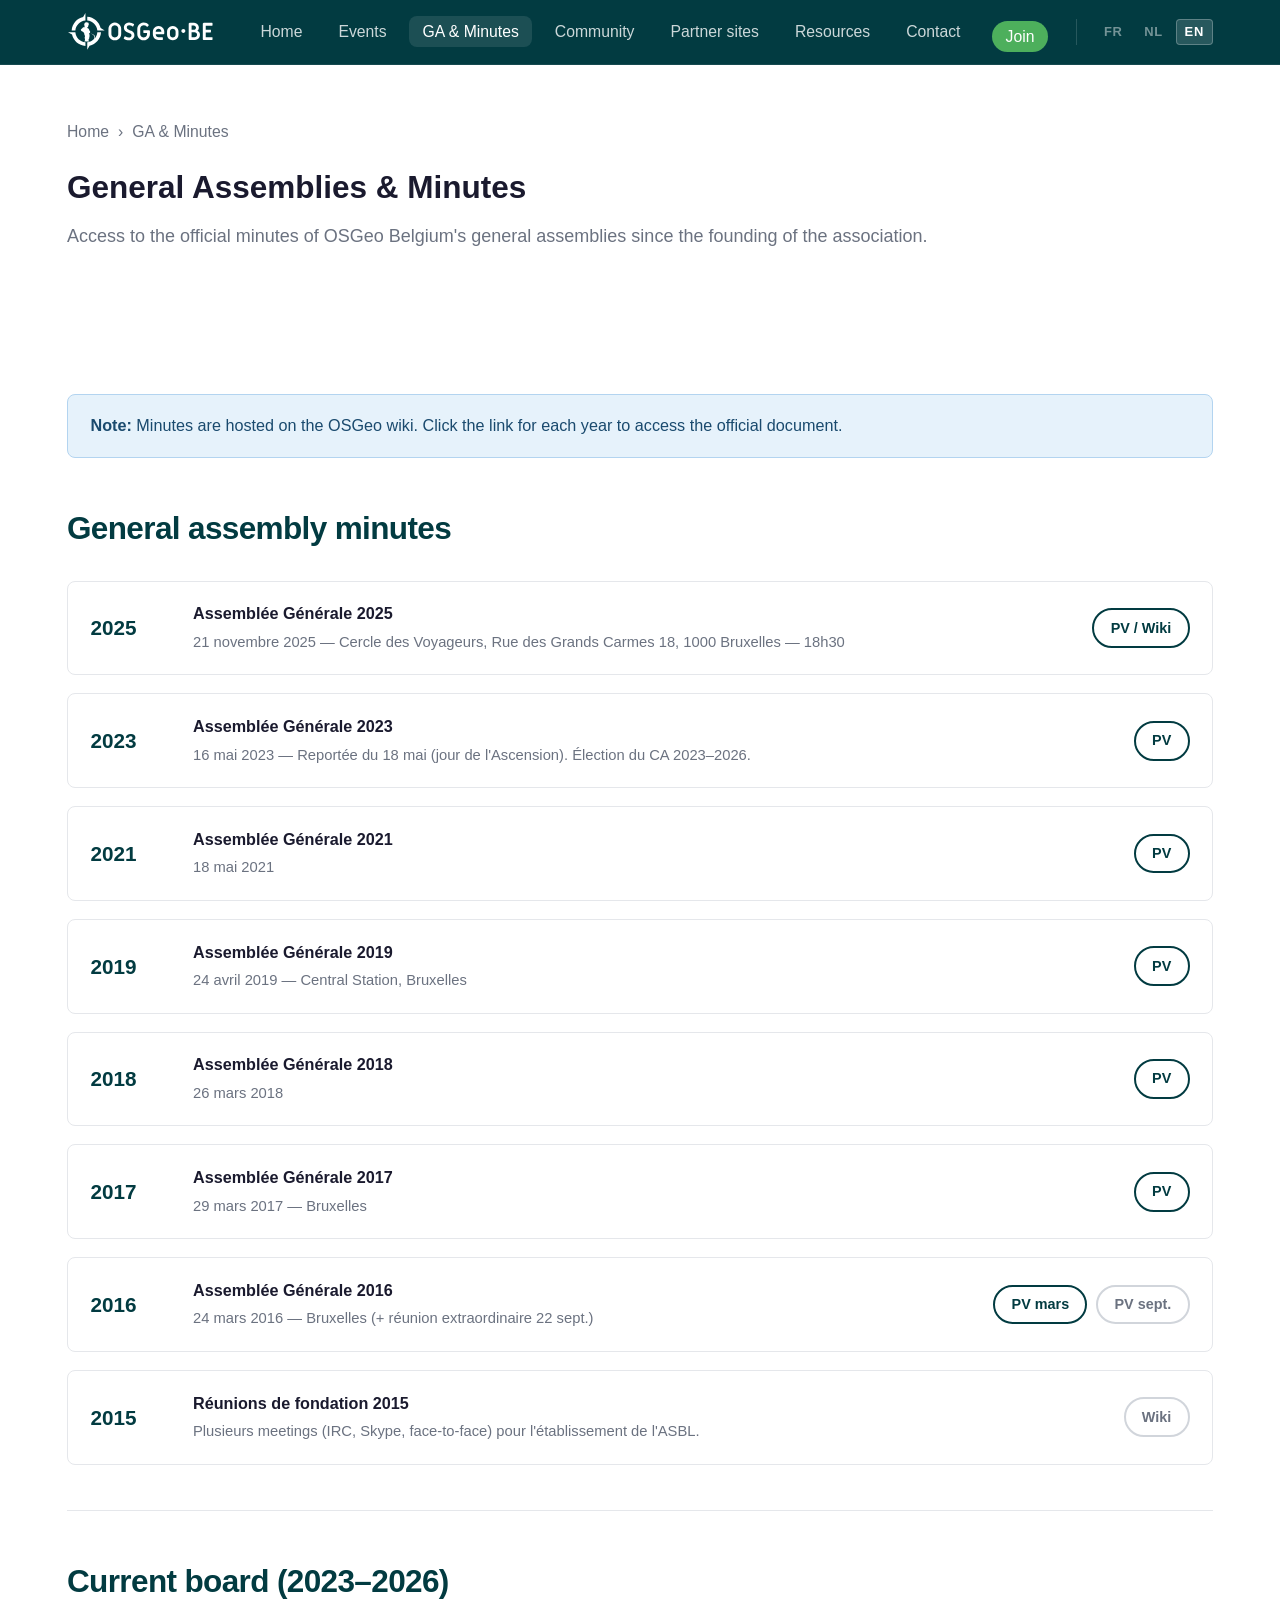
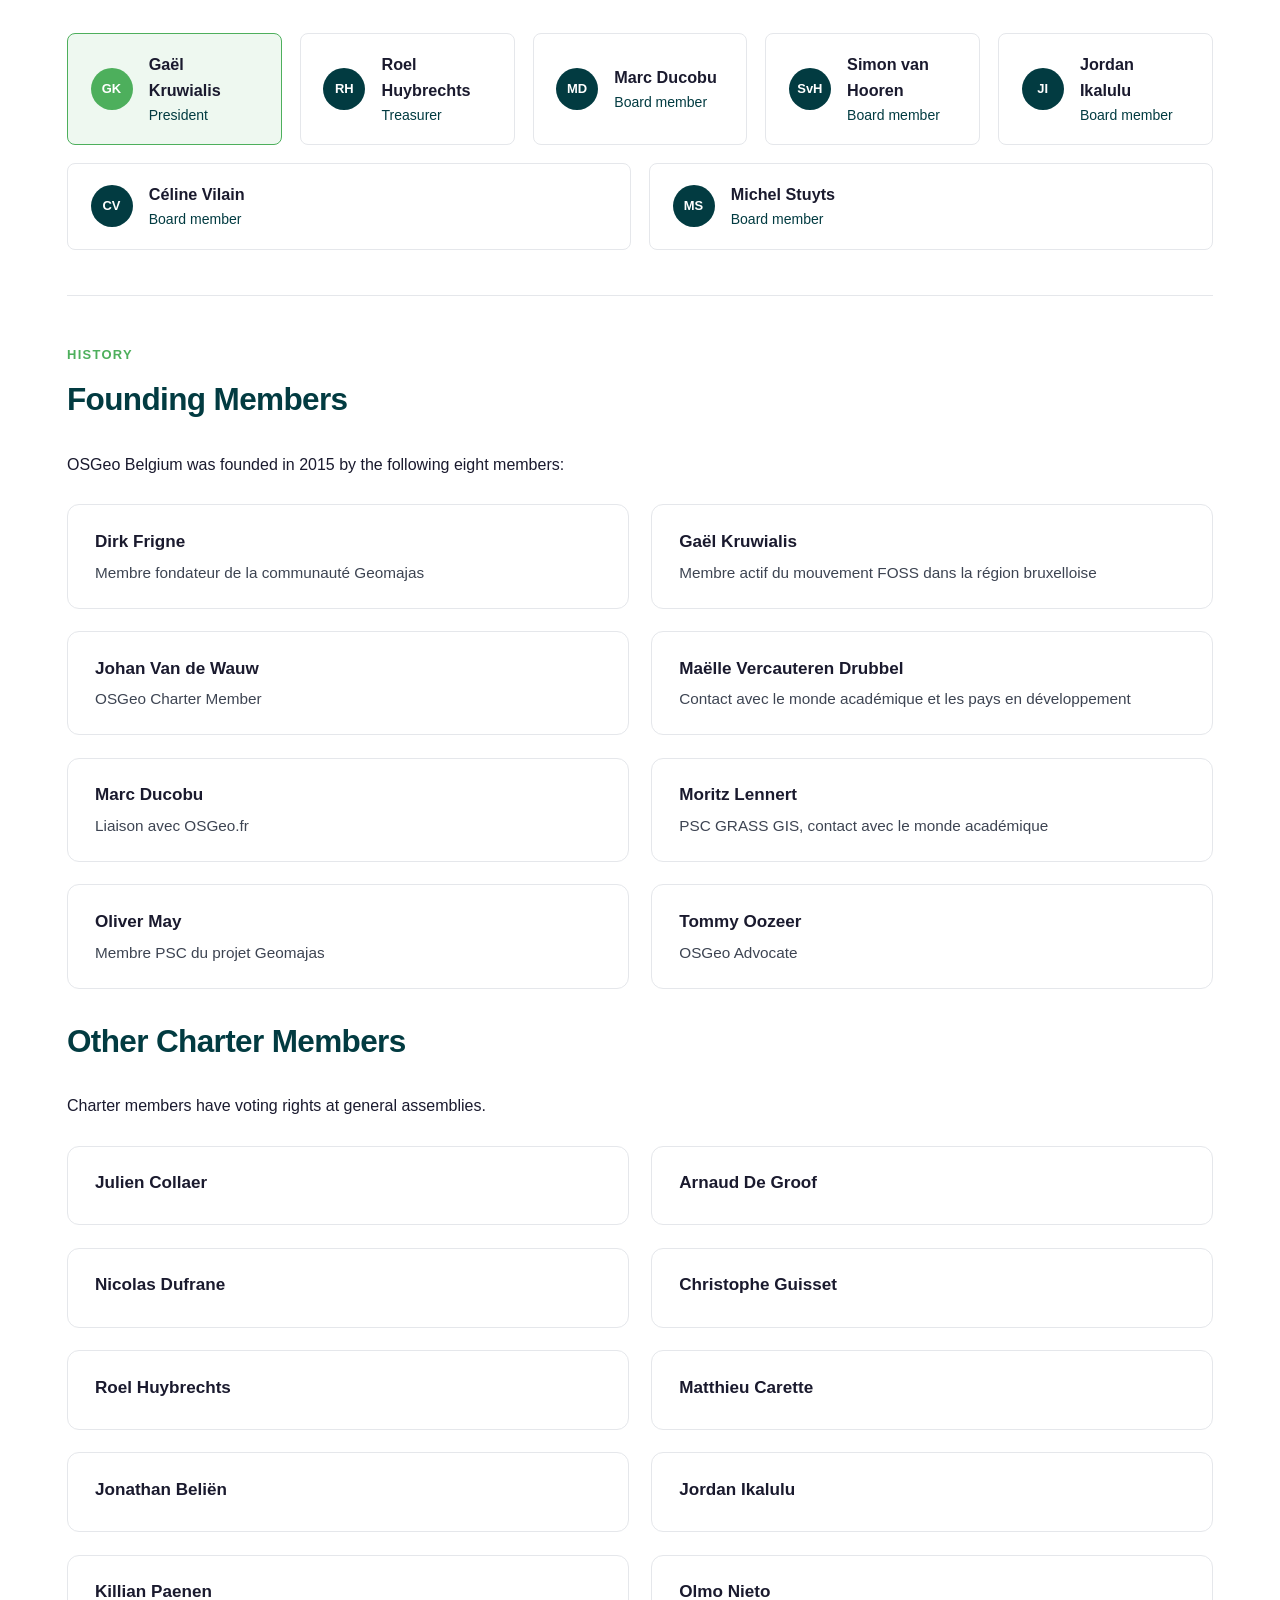
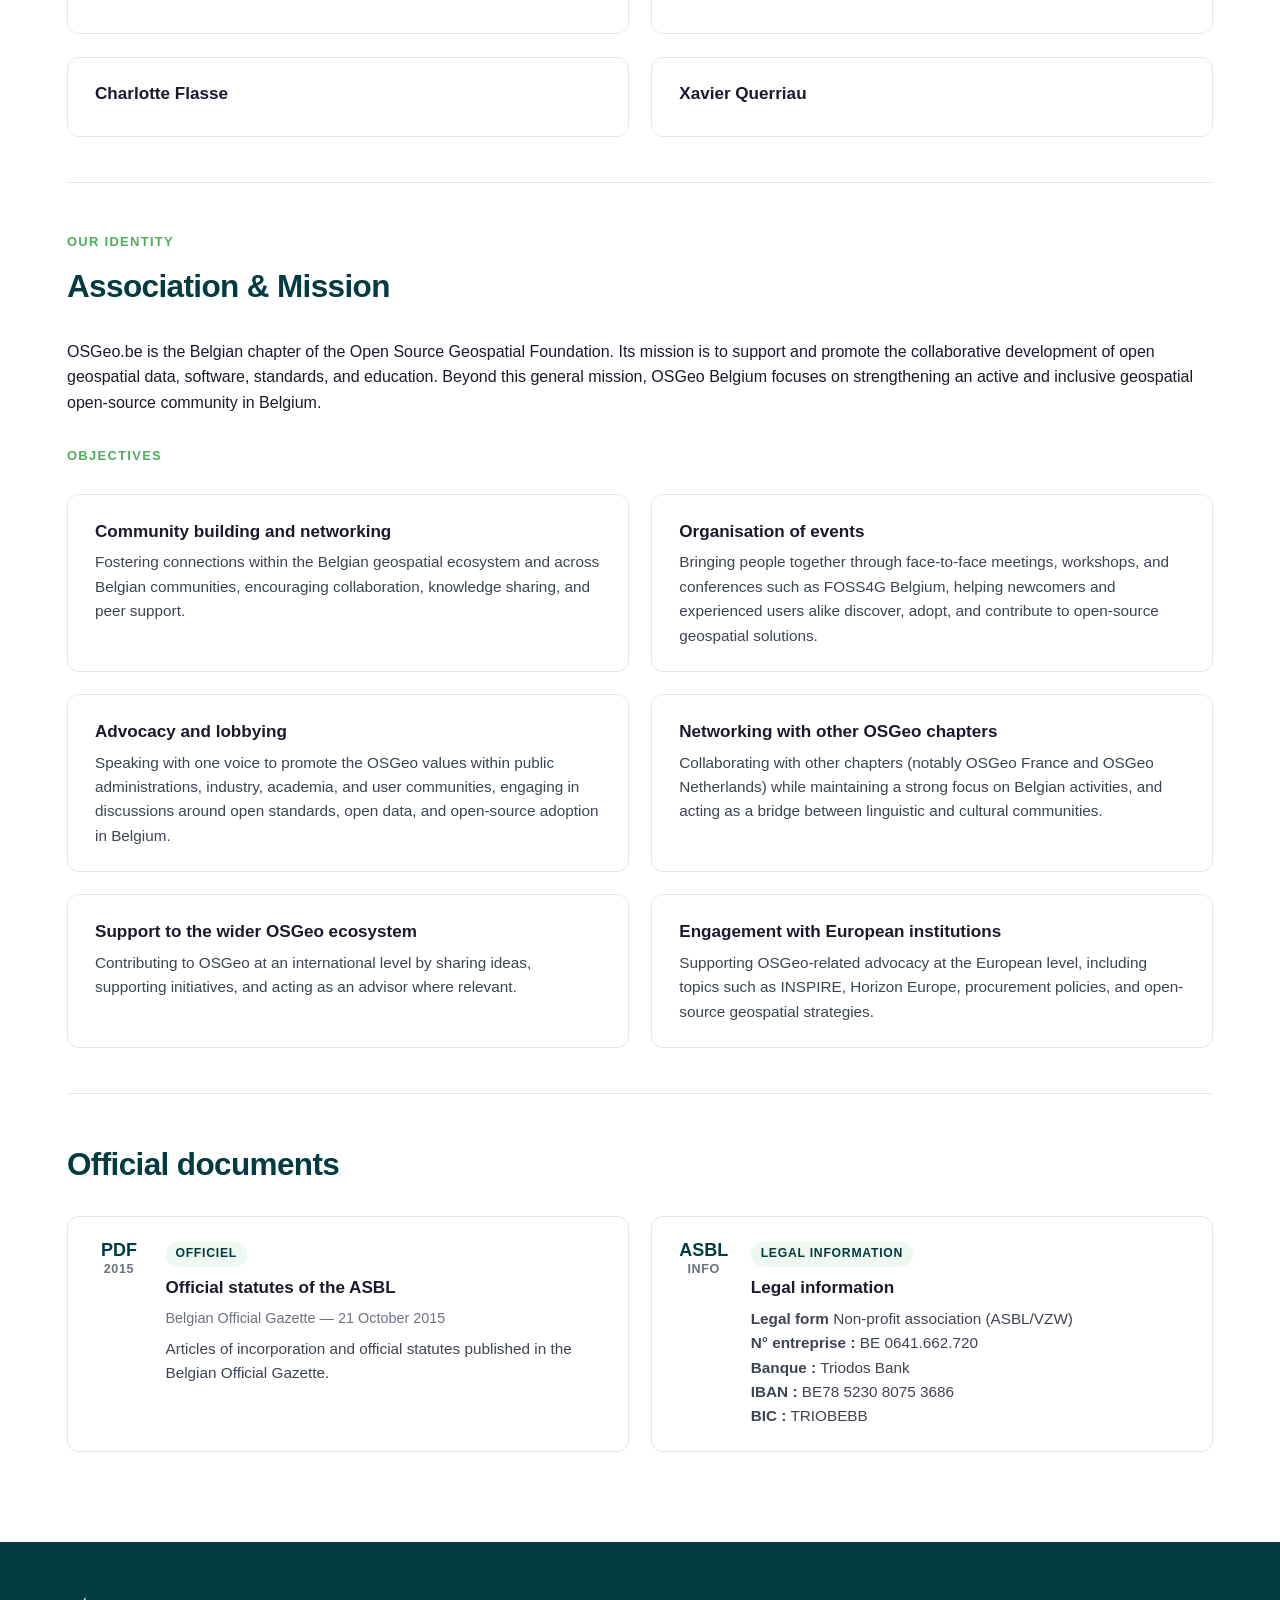
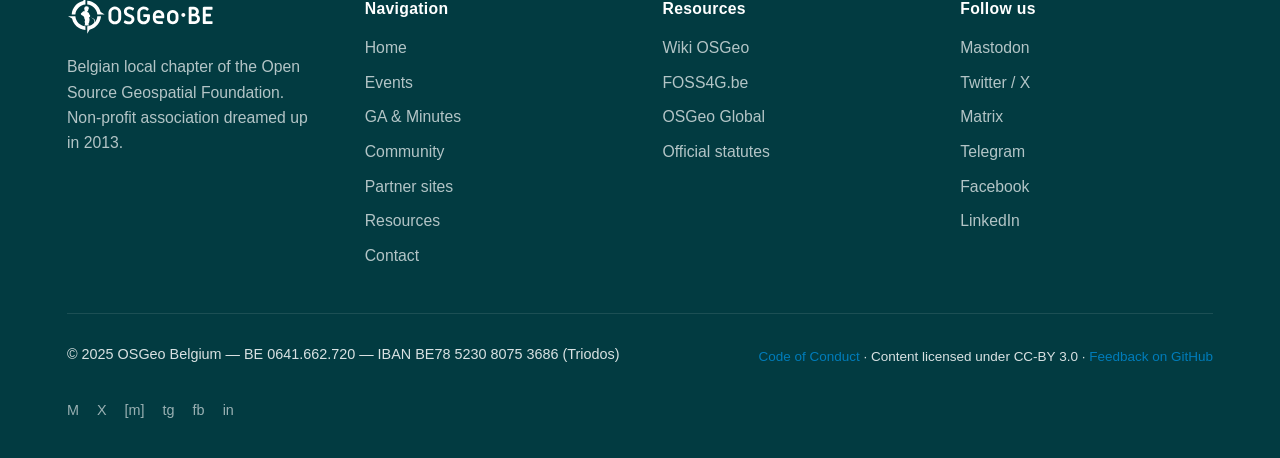
<file: ag.html>
<!DOCTYPE html>
<html lang="fr">
<head>
  <meta charset="UTF-8" />
  <meta name="viewport" content="width=device-width, initial-scale=1.0" />
  <meta name="description" content="Assemblées Générales et Procès-Verbaux d'OSGeo Belgium - Accès aux comptes rendus officiels depuis 2015." />
  <meta property="og:title" content="AG & PV — OSGeo Belgium" />
  <meta property="og:description" content="Consultez les procès-verbaux des assemblées générales et les documents légaux d'OSGeo Belgium." />
  <meta property="og:url" content="https://www.osgeo.be/ag.html" />
  <meta property="og:type" content="website" />
  <title>AG & PV — OSGeo Belgium</title>
  <link rel="stylesheet" href="style.css" />
  <link rel="icon" type="image/svg+xml" href="logo-icon.svg" />
</head>
<body>

  <header class="site-header">
    <nav class="nav container">
      <a href="index.html" class="nav-logo">
        <img src="logo.svg" alt="OSGeo·BE" class="nav-logo-full" />
      </a>
      <button class="nav-burger" aria-label="Menu" aria-expanded="false">
        <span></span><span></span><span></span>
      </button>
      <ul class="nav-links">
        <li><a href="index.html" data-i18n="nav.home">Accueil</a></li>
        <li><a href="archive.html" data-i18n="nav.events">Événements</a></li>
        <li><a href="ag.html" class="active" data-i18n="nav.ag">AG & PV</a></li>
        <li><a href="community.html" data-i18n="nav.community">Communauté</a></li>
        <li><a href="links.html" data-i18n="nav.links">Sites amis</a></li>
        <li><a href="resources.html" data-i18n="nav.resources">Ressources</a></li>
        <li><a href="contact.html" data-i18n="nav.contact">Contact</a></li>
        <li><a href="https://lists.osgeo.org/cgi-bin/mailman/listinfo/belgium" target="_blank" rel="noopener" class="nav-cta" data-i18n="nav.join">Rejoindre</a></li>
      </ul>
      <div class="lang-switcher">
        <button class="lang-btn active" data-lang="fr">FR</button>
        <button class="lang-btn" data-lang="nl">NL</button>
        <button class="lang-btn" data-lang="en">EN</button>
      </div>
    </nav>
  </header>

  <section class="page-hero">
    <div class="container">
      <nav class="breadcrumb" aria-label="Fil d'Ariane">
        <a href="index.html" data-i18n="bc.home">Accueil</a>
        <span>›</span>
        <span data-i18n="bc.ag">AG & PV</span>
      </nav>
      <h1 data-i18n="ag.title">Assemblées Générales & Procès-Verbaux</h1>
      <p data-i18n="ag.sub">Accès aux comptes rendus officiels des assemblées générales d'OSGeo Belgium depuis la fondation de l'association.</p>
    </div>
  </section>

  <section class="section">
    <div class="container">

      <div class="ag-notice" data-i18n-html="ag.note">
        <strong>Note :</strong> Les procès-verbaux sont hébergés sur le wiki OSGeo. Cliquez sur le lien de chaque année pour accéder au document officiel.
      </div>

      <h2 class="section-title mb-3" data-i18n="ag.pv.title">Procès-verbaux des AG</h2>

      <div class="ag-grid">

        <div class="ag-row">
          <div class="ag-year">2025</div>
          <div class="ag-info">
            <h3>Assemblée Générale 2025</h3>
            <p>21 novembre 2025 — Cercle des Voyageurs, Rue des Grands Carmes 18, 1000 Bruxelles — 18h30</p>
          </div>
          <div class="ag-actions">
            <a href="https://wiki.osgeo.org/wiki/OSGeo-BE-general-assembly-20252112" target="_blank" rel="noopener" class="btn btn-sm btn-outline">PV / Wiki</a>
          </div>
        </div>

        <div class="ag-row">
          <div class="ag-year">2023</div>
          <div class="ag-info">
            <h3>Assemblée Générale 2023</h3>
            <p>16 mai 2023 — Reportée du 18 mai (jour de l'Ascension). Élection du CA 2023–2026.</p>
          </div>
          <div class="ag-actions">
            <a href="https://wiki.osgeo.org/wiki/OSGeo-BE-general-assembly-minutes-20230516" target="_blank" rel="noopener" class="btn btn-sm btn-outline">PV</a>
          </div>
        </div>

        <div class="ag-row">
          <div class="ag-year">2021</div>
          <div class="ag-info">
            <h3>Assemblée Générale 2021</h3>
            <p>18 mai 2021</p>
          </div>
          <div class="ag-actions">
            <a href="https://wiki.osgeo.org/wiki/OSGeo-BE-general-assembly-minutes-20210518" target="_blank" rel="noopener" class="btn btn-sm btn-outline">PV</a>
          </div>
        </div>

        <div class="ag-row">
          <div class="ag-year">2019</div>
          <div class="ag-info">
            <h3>Assemblée Générale 2019</h3>
            <p>24 avril 2019 — Central Station, Bruxelles</p>
          </div>
          <div class="ag-actions">
            <a href="https://wiki.osgeo.org/wiki/OSGeo-BE-general-assembly-minutes-20190424" target="_blank" rel="noopener" class="btn btn-sm btn-outline">PV</a>
          </div>
        </div>

        <div class="ag-row">
          <div class="ag-year">2018</div>
          <div class="ag-info">
            <h3>Assemblée Générale 2018</h3>
            <p>26 mars 2018</p>
          </div>
          <div class="ag-actions">
            <a href="https://wiki.osgeo.org/wiki/OSGeo-BE-general-assembly-minutes-20180326" target="_blank" rel="noopener" class="btn btn-sm btn-outline">PV</a>
          </div>
        </div>

        <div class="ag-row">
          <div class="ag-year">2017</div>
          <div class="ag-info">
            <h3>Assemblée Générale 2017</h3>
            <p>29 mars 2017 — Bruxelles</p>
          </div>
          <div class="ag-actions">
            <a href="https://wiki.osgeo.org/wiki/OSGeo-BE-general-assembly-minutes-20170329" target="_blank" rel="noopener" class="btn btn-sm btn-outline">PV</a>
          </div>
        </div>

        <div class="ag-row">
          <div class="ag-year">2016</div>
          <div class="ag-info">
            <h3>Assemblée Générale 2016</h3>
            <p>24 mars 2016 — Bruxelles (+ réunion extraordinaire 22 sept.)</p>
          </div>
          <div class="ag-actions">
            <a href="https://wiki.osgeo.org/wiki/OSGeo-BE-general-assembly-20160324" target="_blank" rel="noopener" class="btn btn-sm btn-outline">PV mars</a>
            <a href="https://wiki.osgeo.org/wiki/OSGeo-BE-general-assembly-minutes-20160922" target="_blank" rel="noopener" class="btn btn-sm btn-ghost">PV sept.</a>
          </div>
        </div>

        <div class="ag-row">
          <div class="ag-year">2015</div>
          <div class="ag-info">
            <h3>Réunions de fondation 2015</h3>
            <p>Plusieurs meetings (IRC, Skype, face-to-face) pour l'établissement de l'ASBL.</p>
          </div>
          <div class="ag-actions">
            <a href="https://wiki.osgeo.org/wiki/Belgium" target="_blank" rel="noopener" class="btn btn-sm btn-ghost">Wiki</a>
          </div>
        </div>

      </div>

      <hr class="divider" />

      <h2 class="section-title mb-3" data-i18n="ag.board.title">Conseil d'administration actuel (2023–2026)</h2>
      <div class="board-grid mb-3">
        <div class="board-card president">
          <div class="avatar">GK</div>
          <div><h3>Gaël Kruwialis</h3><p class="role" data-i18n="role.president">Président</p></div>
        </div>
        <div class="board-card">
          <div class="avatar">RH</div>
          <div><h3>Roel Huybrechts</h3><p class="role" data-i18n="role.treasurer">Trésorier</p></div>
        </div>
        <div class="board-card">
          <div class="avatar">MD</div>
          <div><h3>Marc Ducobu</h3><p class="role" data-i18n="role.administrator">Administrateur</p></div>
        </div>
        <div class="board-card">
          <div class="avatar">SvH</div>
          <div><h3>Simon van Hooren</h3><p class="role" data-i18n="role.administrator">Administrateur</p></div>
        </div>
        <div class="board-card">
          <div class="avatar">JI</div>
          <div><h3>Jordan Ikalulu</h3><p class="role" data-i18n="role.administrator">Administrateur</p></div>
        </div>
        <div class="board-card">
          <div class="avatar">CV</div>
          <div><h3>Céline Vilain</h3><p class="role" data-i18n="role.administrator">Administratrice</p></div>
        </div>
        <div class="board-card">
          <div class="avatar">MS</div>
          <div><h3>Michel Stuyts</h3><p class="role" data-i18n="role.administrator">Administrateur</p></div>
        </div>
      </div>
      <hr class="divider" />

      <p class="section-eyebrow" data-i18n="ag.founders.eyebrow">Histoire</p>
      <h2 class="section-title mb-3" data-i18n="ag.founders.title">Membres fondateurs</h2>
      <p class="text-muted mb-3" data-i18n="ag.founders.sub">L'ASBL OSGeo Belgium a été fondée en 2015 par les huit membres suivants :</p>
      <div class="grid-2 mb-3">
        <div class="event-card"><div class="event-info"><h3>Dirk Frigne</h3><p class="text-muted">Membre fondateur de la communauté Geomajas</p></div></div>
        <div class="event-card"><div class="event-info"><h3>Gaël Kruwialis</h3><p class="text-muted">Membre actif du mouvement FOSS dans la région bruxelloise</p></div></div>
        <div class="event-card"><div class="event-info"><h3>Johan Van de Wauw</h3><p class="text-muted">OSGeo Charter Member</p></div></div>
        <div class="event-card"><div class="event-info"><h3>Maëlle Vercauteren Drubbel</h3><p class="text-muted">Contact avec le monde académique et les pays en développement</p></div></div>
        <div class="event-card"><div class="event-info"><h3>Marc Ducobu</h3><p class="text-muted">Liaison avec OSGeo.fr</p></div></div>
        <div class="event-card"><div class="event-info"><h3>Moritz Lennert</h3><p class="text-muted">PSC GRASS GIS, contact avec le monde académique</p></div></div>
        <div class="event-card"><div class="event-info"><h3>Oliver May</h3><p class="text-muted">Membre PSC du projet Geomajas</p></div></div>
        <div class="event-card"><div class="event-info"><h3>Tommy Oozeer</h3><p class="text-muted">OSGeo Advocate</p></div></div>
      </div>

      <h2 class="section-title mb-3" data-i18n="ag.charter.title">Autres membres charter</h2>
      <p class="text-muted mb-3" data-i18n="ag.charter.sub">Les membres charter disposent de droits de vote lors des assemblées générales.</p>
      <div class="grid-2 mb-3">
        <div class="event-card"><div class="event-info"><h3>Julien Collaer</h3></div></div>
        <div class="event-card"><div class="event-info"><h3>Arnaud De Groof</h3></div></div>
        <div class="event-card"><div class="event-info"><h3>Nicolas Dufrane</h3></div></div>
        <div class="event-card"><div class="event-info"><h3>Christophe Guisset</h3></div></div>
        <div class="event-card"><div class="event-info"><h3>Roel Huybrechts</h3></div></div>
        <div class="event-card"><div class="event-info"><h3>Matthieu Carette</h3></div></div>
        <div class="event-card"><div class="event-info"><h3>Jonathan Beliën</h3></div></div>
        <div class="event-card"><div class="event-info"><h3>Jordan Ikalulu</h3></div></div>
        <div class="event-card"><div class="event-info"><h3>Killian Paenen</h3></div></div>
        <div class="event-card"><div class="event-info"><h3>Olmo Nieto</h3></div></div>
        <div class="event-card"><div class="event-info"><h3>Charlotte Flasse</h3></div></div>
        <div class="event-card"><div class="event-info"><h3>Xavier Querriau</h3></div></div>
      </div>

      <hr class="divider" />

      <p class="section-eyebrow" data-i18n="ag.mission.eyebrow">Notre identité</p>
      <h2 class="section-title mb-3" data-i18n="ag.mission.title">Association & Mission</h2>
      <p class="text-muted mb-3" data-i18n="ag.mission.intro">OSGeo.be est le chapitre belge de la Open Source Geospatial Foundation. Sa mission est de soutenir et promouvoir le développement collaboratif des données, logiciels, standards et de la formation en géospatial open source.</p>
      <p class="section-eyebrow mb-3" data-i18n="ag.mission.obj.eyebrow">Objectifs</p>
      <div class="grid-2">
        <div class="event-card">
          <div class="event-info">
            <h3 data-i18n="ag.mission.obj1.title">Construction de communauté et mise en réseau</h3>
            <p data-i18n="ag.mission.obj1.text">Favoriser les échanges au sein de l'écosystème géospatial belge.</p>
          </div>
        </div>
        <div class="event-card">
          <div class="event-info">
            <h3 data-i18n="ag.mission.obj2.title">Organisation d'événements</h3>
            <p data-i18n="ag.mission.obj2.text">Créer des espaces de rencontre à travers des événements et conférences.</p>
          </div>
        </div>
        <div class="event-card">
          <div class="event-info">
            <h3 data-i18n="ag.mission.obj3.title">Plaidoyer et représentation</h3>
            <p data-i18n="ag.mission.obj3.text">Porter une voix commune pour promouvoir les valeurs OSGeo.</p>
          </div>
        </div>
        <div class="event-card">
          <div class="event-info">
            <h3 data-i18n="ag.mission.obj4.title">Collaboration avec les autres chapitres OSGeo</h3>
            <p data-i18n="ag.mission.obj4.text">Coopérer avec OSGeo France, OSGeo Pays-Bas et au-delà.</p>
          </div>
        </div>
        <div class="event-card">
          <div class="event-info">
            <h3 data-i18n="ag.mission.obj5.title">Soutien à l'écosystème OSGeo global</h3>
            <p data-i18n="ag.mission.obj5.text">Contribuer au niveau international en partageant des idées et initiatives.</p>
          </div>
        </div>
        <div class="event-card">
          <div class="event-info">
            <h3 data-i18n="ag.mission.obj6.title">Engagement auprès des institutions européennes</h3>
            <p data-i18n="ag.mission.obj6.text">Participer aux discussions européennes : INSPIRE, Horizon Europe, achats publics.</p>
          </div>
        </div>
      </div>

      <hr class="divider" />

      <h2 class="section-title mb-3" data-i18n="ag.docs.title">Documents légaux</h2>
      <div class="grid-2">
        <a href="http://www.ejustice.just.fgov.be/tsv_pdf/2015/10/21/15317365.pdf" target="_blank" rel="noopener" class="event-card legal-card">
          <div class="event-date-badge legal-badge">
            <span class="day">PDF</span>
            <span class="month">2015</span>
          </div>
          <div class="event-info">
            <span class="event-tag">Officiel</span>
            <h3 data-i18n="ag.statutes.title">Statuts officiels de l'ASBL</h3>
            <p class="event-loc" data-i18n="ag.statutes.loc">Moniteur belge — 21 octobre 2015</p>
            <p data-i18n="ag.statutes.desc">Actes de constitution et statuts officiels publiés au Moniteur belge.</p>
          </div>
        </a>
        <div class="event-card legal-card">
          <div class="event-date-badge legal-badge">
            <span class="day">ASBL</span>
            <span class="month">Info</span>
          </div>
          <div class="event-info">
            <span class="event-tag" data-i18n="ag.legal.title">Légal</span>
            <h3 data-i18n="ag.legal.title">Informations légales</h3>
            <p><strong data-i18n="ag.legal.type">Forme juridique :</strong> <span data-i18n="ag.legal.type.val">Association Sans But Lucratif (ASBL)</span><br/>
               <strong>N° entreprise :</strong> BE 0641.662.720<br/>
               <strong>Banque :</strong> Triodos Bank<br/>
               <strong>IBAN :</strong> BE78 5230 8075 3686<br/>
               <strong>BIC :</strong> TRIOBEBB</p>
          </div>
        </div>
      </div>

    </div>
  </section>

  <footer class="site-footer">
    <div class="container">
      <div class="footer-grid">
        <div class="footer-brand">
          <img src="logo.svg" alt="OSGeo·BE" />
          <p data-i18n="footer.brand.text">Chapitre local belge de l'Open Source Geospatial Foundation. Association sans but lucratif fondée en 2013.</p>
        </div>
        <div class="footer-col">
          <h4 data-i18n="footer.nav">Navigation</h4>
          <ul>
            <li><a href="index.html" data-i18n="nav.home">Accueil</a></li>
            <li><a href="archive.html" data-i18n="nav.events">Événements</a></li>
            <li><a href="ag.html" data-i18n="nav.ag">AG & PV</a></li>
            <li><a href="community.html" data-i18n="nav.community">Communauté</a></li>
        <li><a href="links.html" data-i18n="nav.links">Sites amis</a></li>
            <li><a href="resources.html" data-i18n="nav.resources">Ressources</a></li>
            <li><a href="contact.html" data-i18n="nav.contact">Contact</a></li>
          </ul>
        </div>
        <div class="footer-col">
          <h4 data-i18n="footer.resources">Ressources</h4>
          <ul>
            <li><a href="https://wiki.osgeo.org/wiki/Belgium" target="_blank" rel="noopener">Wiki OSGeo</a></li>
            <li><a href="https://www.foss4g.be" target="_blank" rel="noopener">FOSS4G.be</a></li>
            <li><a href="https://www.osgeo.org" target="_blank" rel="noopener">OSGeo Global</a></li>
            <li><a href="http://www.ejustice.just.fgov.be/tsv_pdf/2015/10/21/15317365.pdf" target="_blank" rel="noopener" data-i18n="footer.statutes">Statuts officiels</a></li>
          </ul>
        </div>
        <div class="footer-col">
          <h4 data-i18n="footer.follow">Suivez-nous</h4>
          <ul>
            <li><a href="https://fosstodon.org/@osgeobe" target="_blank" rel="noopener">Mastodon</a></li>
            <li><a href="https://twitter.com/osgeobe" target="_blank" rel="noopener">Twitter / X</a></li>
            <li><a href="https://matrix.to/#/#osgeo-be:matrix.org" target="_blank" rel="noopener">Matrix</a></li>
            <li><a href="https://t.me/osgeobelgium" target="_blank" rel="noopener">Telegram</a></li>
            <li><a href="https://www.facebook.com/people/Foss4g-Belgium/100068093147" target="_blank" rel="noopener">Facebook</a></li>
            <li><a href="https://be.linkedin.com/company/osgeo-be" target="_blank" rel="noopener">LinkedIn</a></li>
          </ul>
        </div>
      </div>
      <div class="footer-bottom">
        <p>© 2025 OSGeo Belgium — BE 0641.662.720 — IBAN BE78 5230 8075 3686 (Triodos)</p>
        <p class="footer-legal-sm">
          <a href="coc.html" data-i18n="footer.coc">Code de conduite</a> ·
          <span data-i18n="footer.license">Contenu sous licence CC-BY 3.0</span> ·
          <a href="https://github.com/OSGeo-be" target="_blank" rel="noopener" data-i18n="footer.feedback">Feedback sur GitHub</a>
        </p>
        <div class="footer-social">
          <a href="https://fosstodon.org/@osgeobe" target="_blank" rel="noopener" title="Mastodon">M</a>
          <a href="https://twitter.com/osgeobe" target="_blank" rel="noopener" title="Twitter">X</a>
          <a href="https://matrix.to/#/#osgeo-be:matrix.org" target="_blank" rel="noopener" title="Matrix">[m]</a>
          <a href="https://t.me/osgeobelgium" target="_blank" rel="noopener" title="Telegram">tg</a>
          <a href="https://www.facebook.com/people/Foss4g-Belgium/100068093147" target="_blank" rel="noopener" title="Facebook">fb</a>
          <a href="https://be.linkedin.com/company/osgeo-be" target="_blank" rel="noopener" title="LinkedIn">in</a>
        </div>
      </div>
    </div>
  </footer>

  <script src="i18n.js"></script>
  <script src="main.js"></script>
</body>
</html>
</file>
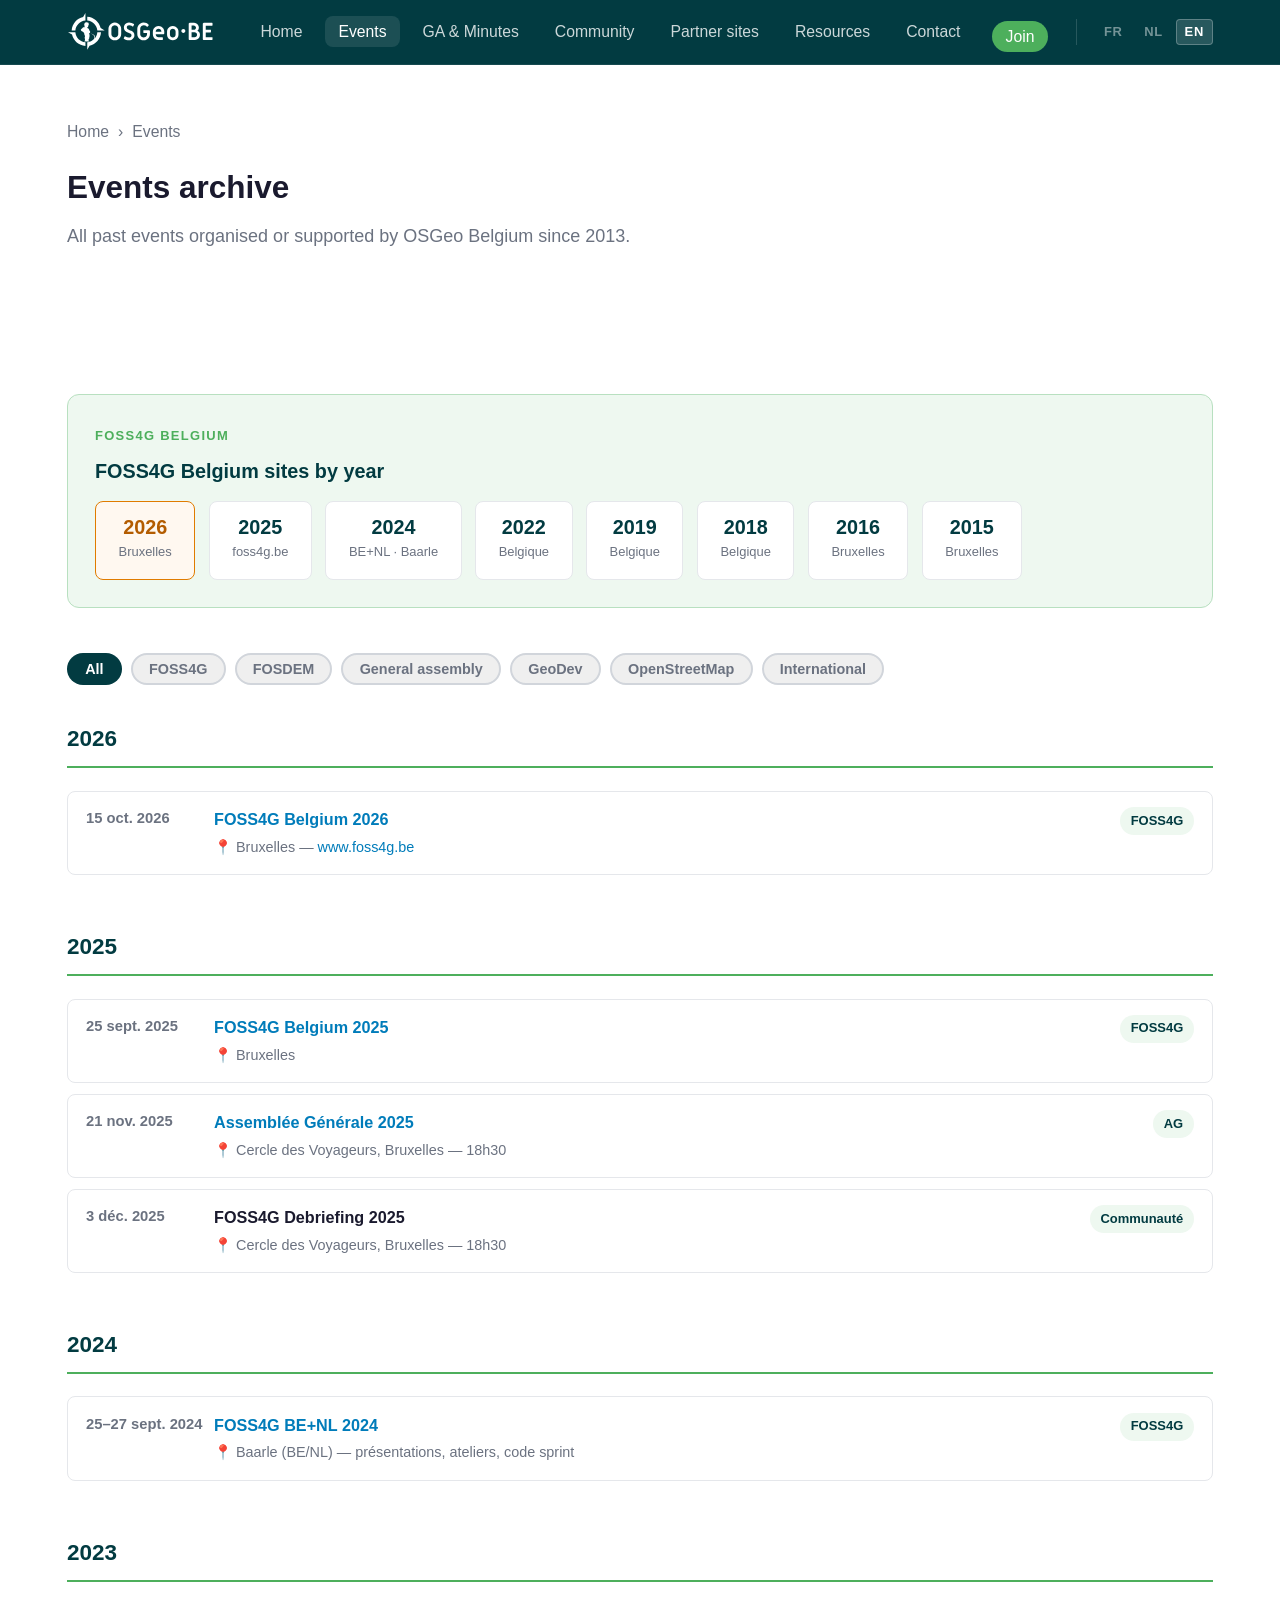
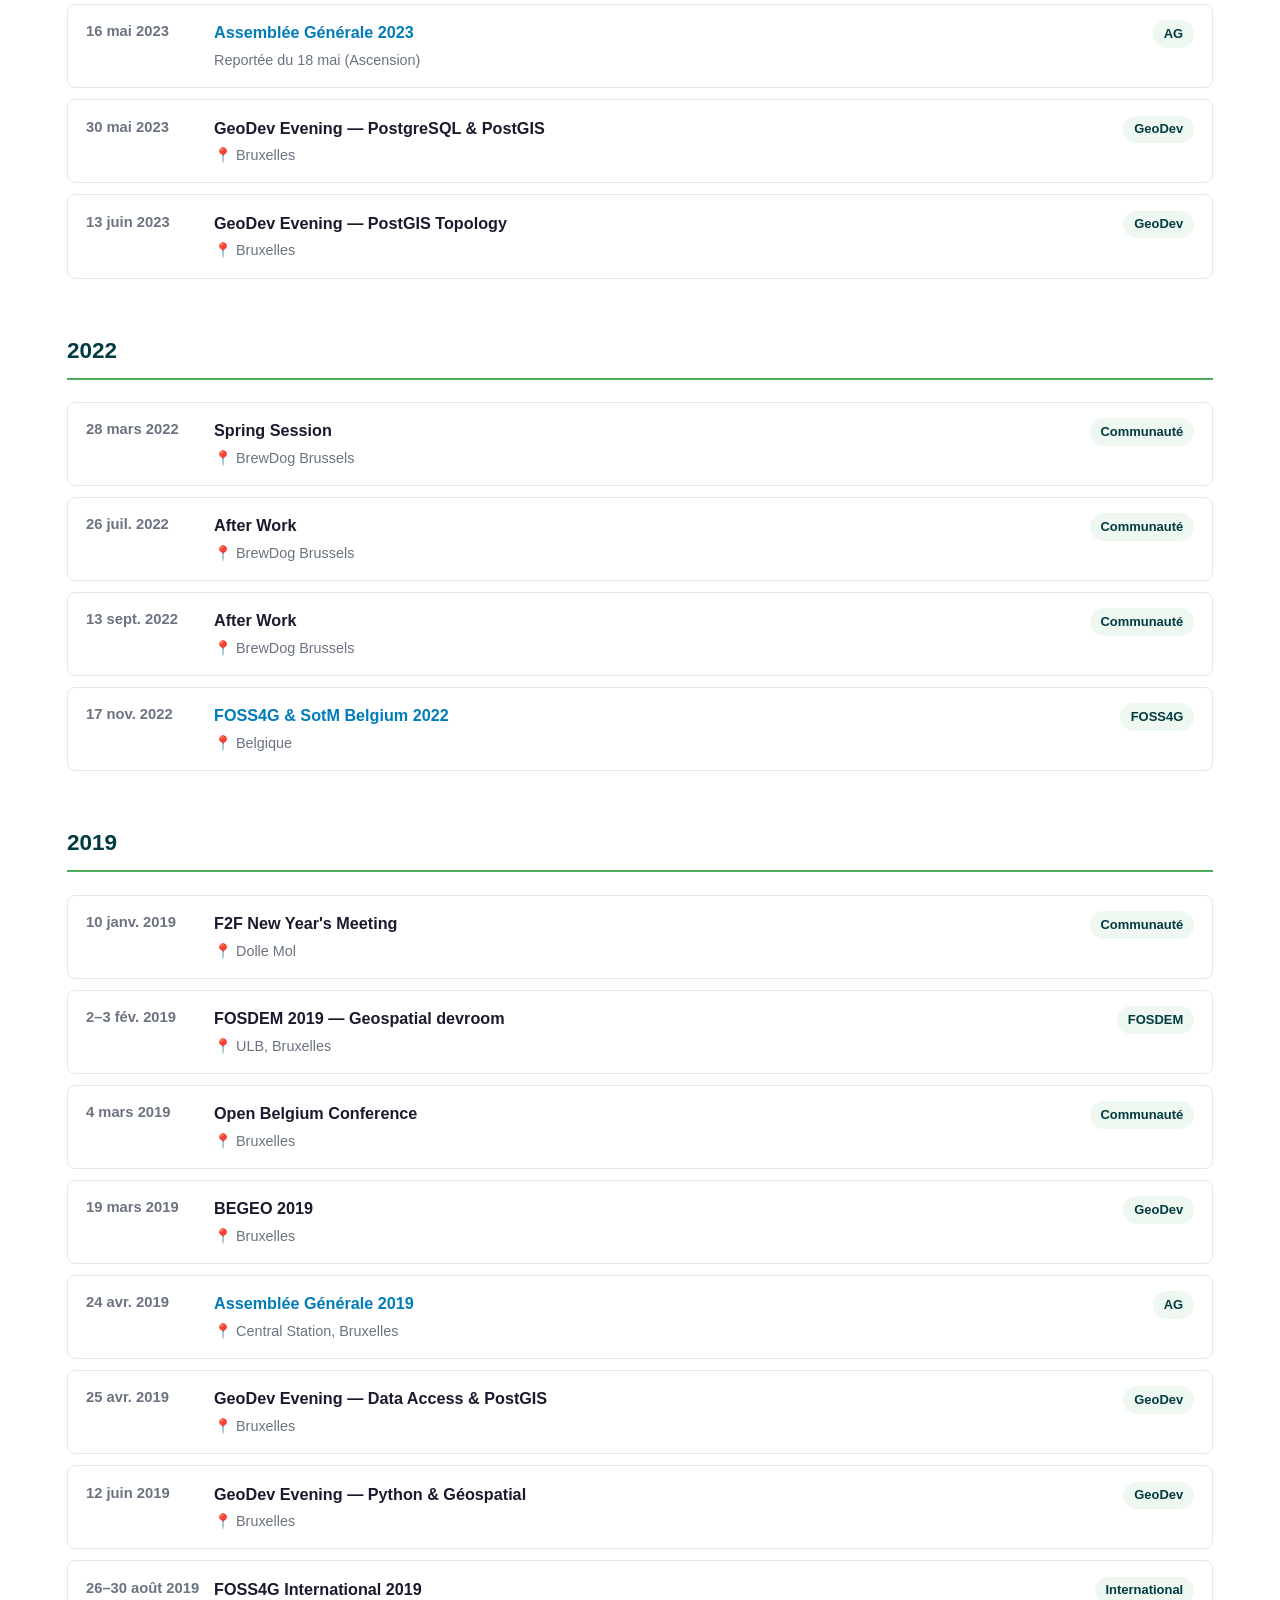
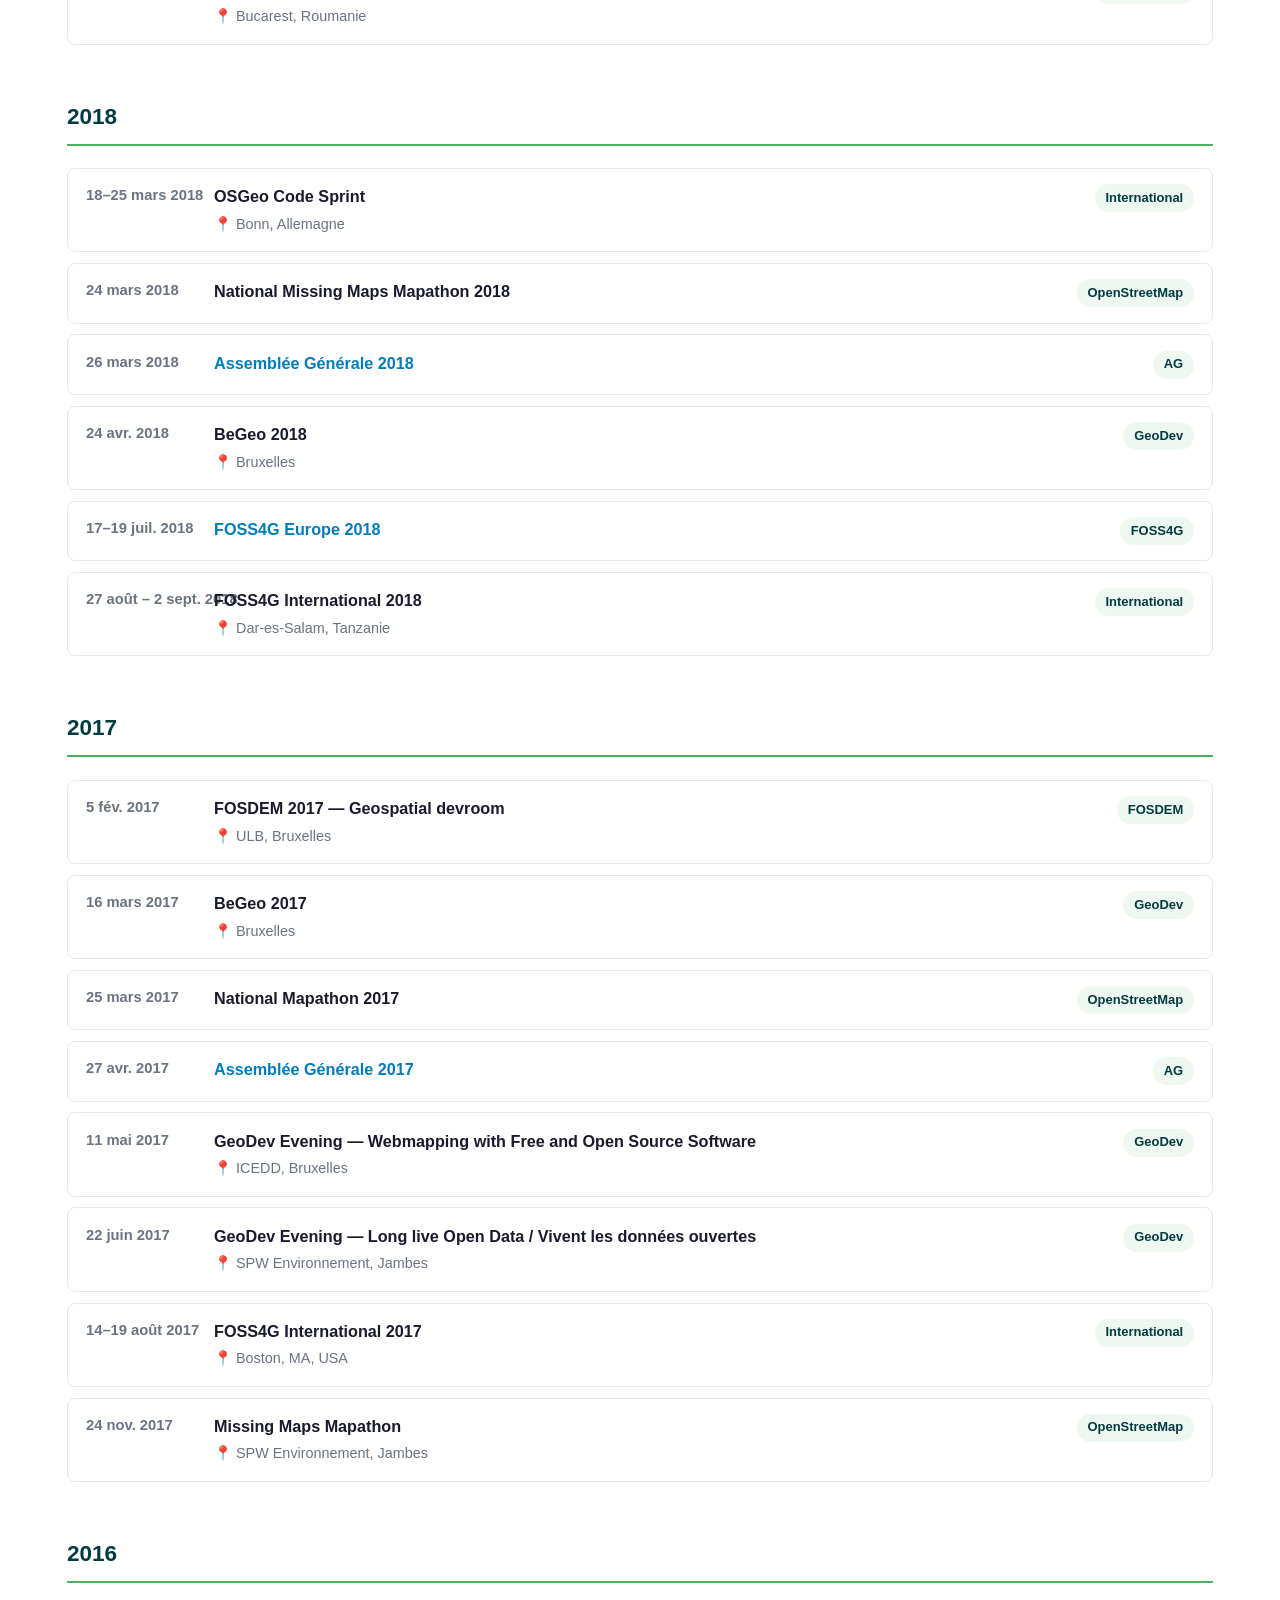
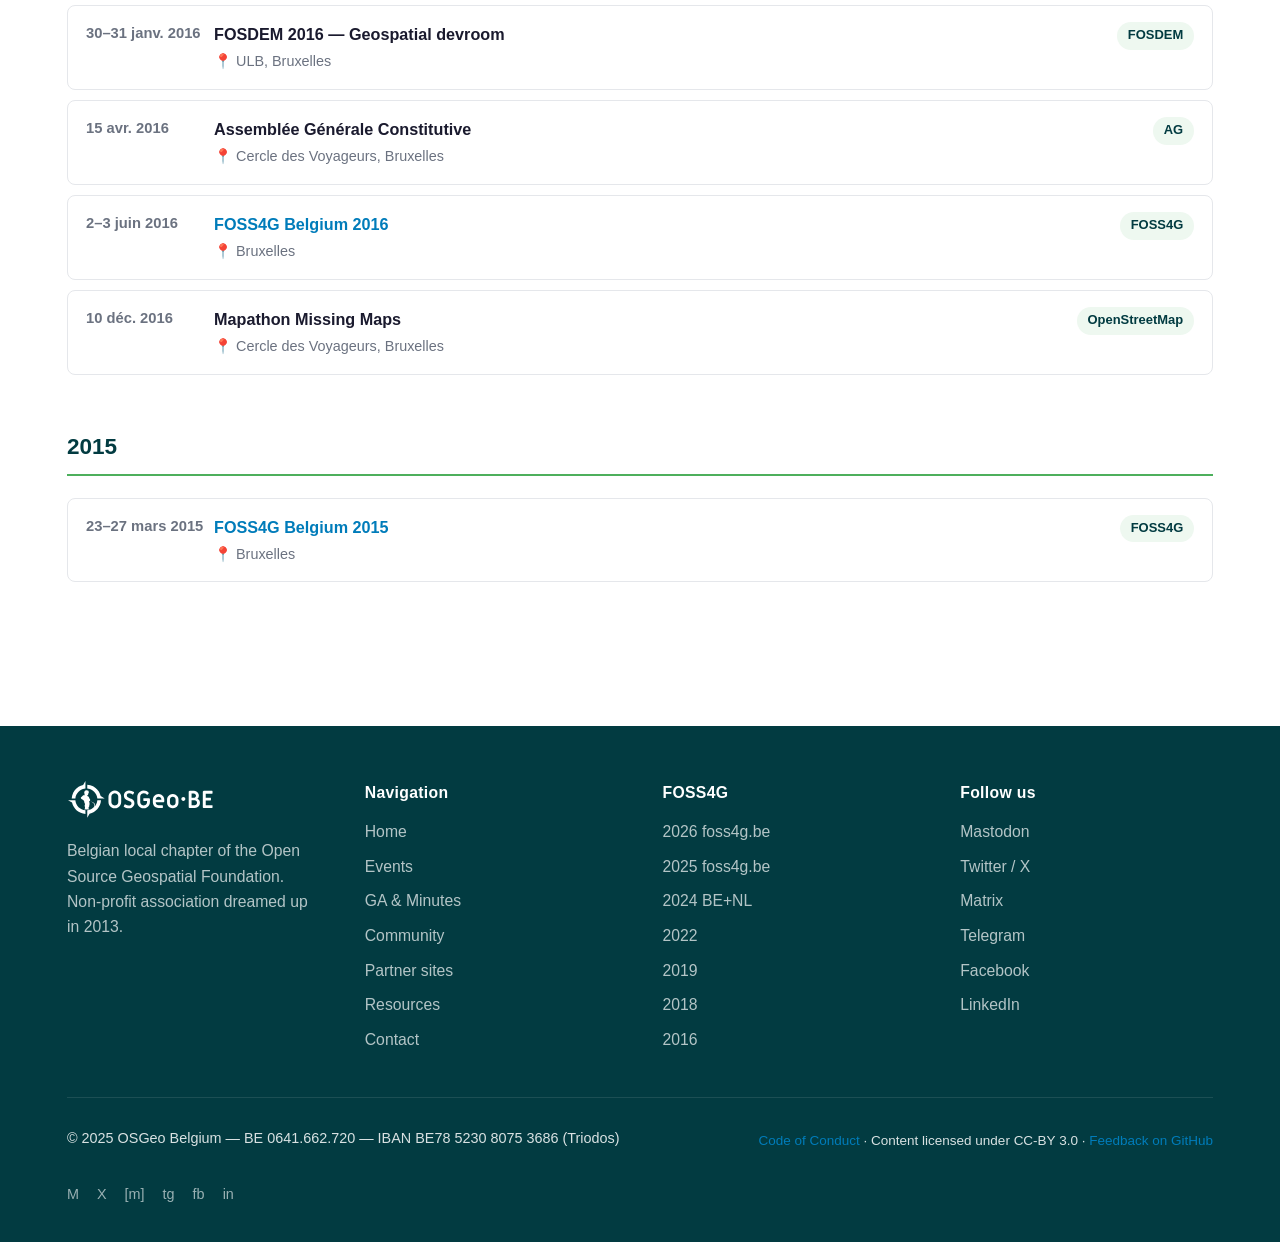
<file: archive.html>
<!DOCTYPE html>
<html lang="fr">
<head>
  <meta charset="UTF-8" />
  <meta name="viewport" content="width=device-width, initial-scale=1.0" />
  <meta name="description" content="Archive des événements OSGeo Belgium - Tous les événements passés organisés ou soutenus par OSGeo Belgium depuis 2013." />
  <meta property="og:title" content="Événements — OSGeo Belgium" />
  <meta property="og:description" content="Archive complète des événements OSGeo Belgium depuis 2013 - conférences, afterworks, assemblées générales." />
  <meta property="og:url" content="https://www.osgeo.be/archive.html" />
  <meta property="og:type" content="website" />
  <title>Événements — OSGeo Belgium</title>
  <link rel="stylesheet" href="style.css" />
  <link rel="icon" type="image/svg+xml" href="logo-icon.svg" />
</head>
<body>

  <header class="site-header">
    <nav class="nav container">
      <a href="index.html" class="nav-logo">
        <img src="logo.svg" alt="OSGeo·BE" class="nav-logo-full" />
      </a>
      <button class="nav-burger" aria-label="Menu" aria-expanded="false">
        <span></span><span></span><span></span>
      </button>
      <ul class="nav-links">
        <li><a href="index.html" data-i18n="nav.home">Accueil</a></li>
        <li><a href="archive.html" class="active" data-i18n="nav.events">Événements</a></li>
        <li><a href="ag.html" data-i18n="nav.ag">AG & PV</a></li>
        <li><a href="community.html" data-i18n="nav.community">Communauté</a></li>
        <li><a href="links.html" data-i18n="nav.links">Sites amis</a></li>
        <li><a href="resources.html" data-i18n="nav.resources">Ressources</a></li>
        <li><a href="contact.html" data-i18n="nav.contact">Contact</a></li>
        <li><a href="https://lists.osgeo.org/cgi-bin/mailman/listinfo/belgium" target="_blank" rel="noopener" class="nav-cta" data-i18n="nav.join">Rejoindre</a></li>
      </ul>
      <div class="lang-switcher">
        <button class="lang-btn active" data-lang="fr">FR</button>
        <button class="lang-btn" data-lang="nl">NL</button>
        <button class="lang-btn" data-lang="en">EN</button>
      </div>
    </nav>
  </header>

  <section class="page-hero">
    <div class="container">
      <nav class="breadcrumb" aria-label="Fil d'Ariane">
        <a href="index.html" data-i18n="bc.home">Accueil</a>
        <span>›</span>
        <span data-i18n="bc.events">Événements</span>
      </nav>
      <h1 data-i18n="archive.hero.title">Archive des événements</h1>
      <p data-i18n="archive.hero.sub">Tous les événements passés organisés ou soutenus par OSGeo Belgium depuis 2013.</p>
    </div>
  </section>

  <section class="section">
    <div class="container">

      <!-- FOSS4G SITES -->
      <div class="foss4g-promo-box">
        <p class="section-eyebrow">FOSS4G Belgium</p>
        <h2 class="foss4g-promo-title" data-i18n="foss4g.section.title">Sites FOSS4G Belgium par année</h2>
        <div class="foss4g-years-grid">
          <a href="https://www.foss4g.be" target="_blank" rel="noopener" class="foss4g-year-card foss4g-upcoming">
            <span class="fy-year">2026</span><span class="fy-label">Bruxelles</span>
          </a>
          <a href="https://osgeo-be.github.io/2025.foss4g.be/" target="_blank" rel="noopener" class="foss4g-year-card">
            <span class="fy-year">2025</span><span class="fy-label">foss4g.be</span>
          </a>
          <a href="https://2024.foss4g.be/" target="_blank" rel="noopener" class="foss4g-year-card">
            <span class="fy-year">2024</span><span class="fy-label">BE+NL · Baarle</span>
          </a>
          <a href="https://2022.foss4g.be/" target="_blank" rel="noopener" class="foss4g-year-card">
            <span class="fy-year">2022</span><span class="fy-label">Belgique</span>
          </a>
          <a href="https://2019.foss4g.be/" target="_blank" rel="noopener" class="foss4g-year-card">
            <span class="fy-year">2019</span><span class="fy-label">Belgique</span>
          </a>
          <a href="https://2018.foss4g.be/" target="_blank" rel="noopener" class="foss4g-year-card">
            <span class="fy-year">2018</span><span class="fy-label">Belgique</span>
          </a>
          <a href="https://2016.foss4g.be/" target="_blank" rel="noopener" class="foss4g-year-card">
            <span class="fy-year">2016</span><span class="fy-label">Bruxelles</span>
          </a>
          <a href="http://2015.foss4g.be/" target="_blank" rel="noopener" class="foss4g-year-card">
            <span class="fy-year">2015</span><span class="fy-label">Bruxelles</span>
          </a>
        </div>
      </div>

      <!-- FILTER -->
      <div class="filter-bar" id="filter-bar">
        <button class="btn btn-sm btn-dark active-filter" data-filter="all" data-i18n="filter.all">Tout</button>
        <button class="btn btn-sm btn-ghost" data-filter="foss4g" data-i18n="filter.foss4g">FOSS4G</button>
        <button class="btn btn-sm btn-ghost" data-filter="fosdem" data-i18n="filter.fosdem">FOSDEM</button>
        <button class="btn btn-sm btn-ghost" data-filter="ag" data-i18n="filter.ag">Assemblée générale</button>
        <button class="btn btn-sm btn-ghost" data-filter="geodev" data-i18n="filter.geodev">GeoDev</button>
        <button class="btn btn-sm btn-ghost" data-filter="osm" data-i18n="filter.osm">OpenStreetMap</button>
        <button class="btn btn-sm btn-ghost" data-filter="international" data-i18n="filter.intl">International</button>
      </div>

      <!-- 2026 -->
      <div class="year-group">
        <h2 class="year-heading">2026</h2>
        <div class="events-list">
          <div class="archive-event" data-tags="foss4g">
            <div class="ev-date">15 oct. 2026</div>
            <div><div class="ev-title"><a href="https://www.foss4g.be" target="_blank" rel="noopener">FOSS4G Belgium 2026</a></div><div class="ev-loc">📍 Bruxelles — <a href="https://www.foss4g.be" target="_blank" rel="noopener">www.foss4g.be</a></div></div>
            <span class="ev-badge">FOSS4G</span>
          </div>
        </div>
      </div>

      <!-- 2025 -->
      <div class="year-group">
        <h2 class="year-heading">2025</h2>
        <div class="events-list">
          <div class="archive-event" data-tags="foss4g">
            <div class="ev-date">25 sept. 2025</div>
            <div><div class="ev-title"><a href="https://osgeo-be.github.io/2025.foss4g.be/" target="_blank" rel="noopener">FOSS4G Belgium 2025</a></div><div class="ev-loc">📍 Bruxelles</div></div>
            <span class="ev-badge">FOSS4G</span>
          </div>
          <div class="archive-event" data-tags="ag">
            <div class="ev-date">21 nov. 2025</div>
            <div><div class="ev-title"><a href="ag.html">Assemblée Générale 2025</a></div><div class="ev-loc">📍 Cercle des Voyageurs, Bruxelles — 18h30</div></div>
            <span class="ev-badge">AG</span>
          </div>
          <div class="archive-event" data-tags="foss4g">
            <div class="ev-date">3 déc. 2025</div>
            <div><div class="ev-title">FOSS4G Debriefing 2025</div><div class="ev-loc">📍 Cercle des Voyageurs, Bruxelles — 18h30</div></div>
            <span class="ev-badge">Communauté</span>
          </div>
        </div>
      </div>

      <!-- 2024 -->
      <div class="year-group">
        <h2 class="year-heading">2024</h2>
        <div class="events-list">
          <div class="archive-event" data-tags="foss4g">
            <div class="ev-date">25–27 sept. 2024</div>
            <div><div class="ev-title"><a href="https://2024.foss4g.be/" target="_blank" rel="noopener">FOSS4G BE+NL 2024</a></div><div class="ev-loc">📍 Baarle (BE/NL) — présentations, ateliers, code sprint</div></div>
            <span class="ev-badge">FOSS4G</span>
          </div>
        </div>
      </div>

      <!-- 2023 -->
      <div class="year-group">
        <h2 class="year-heading">2023</h2>
        <div class="events-list">
          <div class="archive-event" data-tags="ag">
            <div class="ev-date">16 mai 2023</div>
            <div><div class="ev-title"><a href="https://wiki.osgeo.org/wiki/OSGeo-BE-general-assembly-minutes-20230516" target="_blank" rel="noopener">Assemblée Générale 2023</a></div><div class="ev-loc">Reportée du 18 mai (Ascension)</div></div>
            <span class="ev-badge">AG</span>
          </div>
          <div class="archive-event" data-tags="geodev">
            <div class="ev-date">30 mai 2023</div>
            <div><div class="ev-title">GeoDev Evening — PostgreSQL & PostGIS</div><div class="ev-loc">📍 Bruxelles</div></div>
            <span class="ev-badge">GeoDev</span>
          </div>
          <div class="archive-event" data-tags="geodev">
            <div class="ev-date">13 juin 2023</div>
            <div><div class="ev-title">GeoDev Evening — PostGIS Topology</div><div class="ev-loc">📍 Bruxelles</div></div>
            <span class="ev-badge">GeoDev</span>
          </div>
        </div>
      </div>

      <!-- 2022 -->
      <div class="year-group">
        <h2 class="year-heading">2022</h2>
        <div class="events-list">
          <div class="archive-event" data-tags="geodev">
            <div class="ev-date">28 mars 2022</div>
            <div><div class="ev-title">Spring Session</div><div class="ev-loc">📍 BrewDog Brussels</div></div>
            <span class="ev-badge">Communauté</span>
          </div>
          <div class="archive-event" data-tags="geodev">
            <div class="ev-date">26 juil. 2022</div>
            <div><div class="ev-title">After Work</div><div class="ev-loc">📍 BrewDog Brussels</div></div>
            <span class="ev-badge">Communauté</span>
          </div>
          <div class="archive-event" data-tags="geodev">
            <div class="ev-date">13 sept. 2022</div>
            <div><div class="ev-title">After Work</div><div class="ev-loc">📍 BrewDog Brussels</div></div>
            <span class="ev-badge">Communauté</span>
          </div>
          <div class="archive-event" data-tags="foss4g osm">
            <div class="ev-date">17 nov. 2022</div>
            <div><div class="ev-title"><a href="https://2022.foss4g.be/" target="_blank" rel="noopener">FOSS4G & SotM Belgium 2022</a></div><div class="ev-loc">📍 Belgique</div></div>
            <span class="ev-badge">FOSS4G</span>
          </div>
        </div>
      </div>

      <!-- 2019 -->
      <div class="year-group">
        <h2 class="year-heading">2019</h2>
        <div class="events-list">
          <div class="archive-event" data-tags="geodev">
            <div class="ev-date">10 janv. 2019</div>
            <div><div class="ev-title">F2F New Year's Meeting</div><div class="ev-loc">📍 Dolle Mol</div></div>
            <span class="ev-badge">Communauté</span>
          </div>
          <div class="archive-event" data-tags="fosdem">
            <div class="ev-date">2–3 fév. 2019</div>
            <div><div class="ev-title">FOSDEM 2019 — Geospatial devroom</div><div class="ev-loc">📍 ULB, Bruxelles</div></div>
            <span class="ev-badge">FOSDEM</span>
          </div>
          <div class="archive-event" data-tags="geodev">
            <div class="ev-date">4 mars 2019</div>
            <div><div class="ev-title">Open Belgium Conference</div><div class="ev-loc">📍 Bruxelles</div></div>
            <span class="ev-badge">Communauté</span>
          </div>
          <div class="archive-event" data-tags="geodev">
            <div class="ev-date">19 mars 2019</div>
            <div><div class="ev-title">BEGEO 2019</div><div class="ev-loc">📍 Bruxelles</div></div>
            <span class="ev-badge">GeoDev</span>
          </div>
          <div class="archive-event" data-tags="ag">
            <div class="ev-date">24 avr. 2019</div>
            <div><div class="ev-title"><a href="https://wiki.osgeo.org/wiki/OSGeo-BE-general-assembly-minutes-20190424" target="_blank" rel="noopener">Assemblée Générale 2019</a></div><div class="ev-loc">📍 Central Station, Bruxelles</div></div>
            <span class="ev-badge">AG</span>
          </div>
          <div class="archive-event" data-tags="geodev">
            <div class="ev-date">25 avr. 2019</div>
            <div><div class="ev-title">GeoDev Evening — Data Access & PostGIS</div><div class="ev-loc">📍 Bruxelles</div></div>
            <span class="ev-badge">GeoDev</span>
          </div>
          <div class="archive-event" data-tags="geodev">
            <div class="ev-date">12 juin 2019</div>
            <div><div class="ev-title">GeoDev Evening — Python & Géospatial</div><div class="ev-loc">📍 Bruxelles</div></div>
            <span class="ev-badge">GeoDev</span>
          </div>
          <div class="archive-event" data-tags="international foss4g">
            <div class="ev-date">26–30 août 2019</div>
            <div><div class="ev-title">FOSS4G International 2019</div><div class="ev-loc">📍 Bucarest, Roumanie</div></div>
            <span class="ev-badge">International</span>
          </div>
        </div>
      </div>

      <!-- 2018 -->
      <div class="year-group">
        <h2 class="year-heading">2018</h2>
        <div class="events-list">
          <div class="archive-event" data-tags="international">
            <div class="ev-date">18–25 mars 2018</div>
            <div><div class="ev-title">OSGeo Code Sprint</div><div class="ev-loc">📍 Bonn, Allemagne</div></div>
            <span class="ev-badge">International</span>
          </div>
          <div class="archive-event" data-tags="osm">
            <div class="ev-date">24 mars 2018</div>
            <div><div class="ev-title">National Missing Maps Mapathon 2018</div></div>
            <span class="ev-badge">OpenStreetMap</span>
          </div>
          <div class="archive-event" data-tags="ag">
            <div class="ev-date">26 mars 2018</div>
            <div><div class="ev-title"><a href="https://wiki.osgeo.org/wiki/OSGeo-BE-general-assembly-minutes-20180326" target="_blank" rel="noopener">Assemblée Générale 2018</a></div></div>
            <span class="ev-badge">AG</span>
          </div>
          <div class="archive-event" data-tags="geodev">
            <div class="ev-date">24 avr. 2018</div>
            <div><div class="ev-title">BeGeo 2018</div><div class="ev-loc">📍 Bruxelles</div></div>
            <span class="ev-badge">GeoDev</span>
          </div>
          <div class="archive-event" data-tags="international foss4g">
            <div class="ev-date">17–19 juil. 2018</div>
            <div><div class="ev-title"><a href="https://2018.foss4g.be/" target="_blank" rel="noopener">FOSS4G Europe 2018</a></div></div>
            <span class="ev-badge">FOSS4G</span>
          </div>
          <div class="archive-event" data-tags="international foss4g">
            <div class="ev-date">27 août – 2 sept. 2018</div>
            <div><div class="ev-title">FOSS4G International 2018</div><div class="ev-loc">📍 Dar-es-Salam, Tanzanie</div></div>
            <span class="ev-badge">International</span>
          </div>
        </div>
      </div>

      <!-- 2017 -->
      <div class="year-group">
        <h2 class="year-heading">2017</h2>
        <div class="events-list">
          <div class="archive-event" data-tags="fosdem">
            <div class="ev-date">5 fév. 2017</div>
            <div><div class="ev-title">FOSDEM 2017 — Geospatial devroom</div><div class="ev-loc">📍 ULB, Bruxelles</div></div>
            <span class="ev-badge">FOSDEM</span>
          </div>
          <div class="archive-event" data-tags="geodev">
            <div class="ev-date">16 mars 2017</div>
            <div><div class="ev-title">BeGeo 2017</div><div class="ev-loc">📍 Bruxelles</div></div>
            <span class="ev-badge">GeoDev</span>
          </div>
          <div class="archive-event" data-tags="osm">
            <div class="ev-date">25 mars 2017</div>
            <div><div class="ev-title">National Mapathon 2017</div></div>
            <span class="ev-badge">OpenStreetMap</span>
          </div>
          <div class="archive-event" data-tags="ag">
            <div class="ev-date">27 avr. 2017</div>
            <div><div class="ev-title"><a href="https://wiki.osgeo.org/wiki/OSGeo-BE-general-assembly-minutes-20170427" target="_blank" rel="noopener">Assemblée Générale 2017</a></div></div>
            <span class="ev-badge">AG</span>
          </div>
          <div class="archive-event" data-tags="ag geodev">
            <div class="ev-date">11 mai 2017</div>
            <div><div class="ev-title">GeoDev Evening — Webmapping with Free and Open Source Software</div><div class="ev-loc">📍 ICEDD, Bruxelles</div></div>
            <span class="ev-badge">GeoDev</span>
          </div>
          <div class="archive-event" data-tags="geodev">
            <div class="ev-date">22 juin 2017</div>
            <div><div class="ev-title">GeoDev Evening — Long live Open Data / Vivent les données ouvertes</div><div class="ev-loc">📍 SPW Environnement, Jambes</div></div>
            <span class="ev-badge">GeoDev</span>
          </div>
          <div class="archive-event" data-tags="international foss4g">
            <div class="ev-date">14–19 août 2017</div>
            <div><div class="ev-title">FOSS4G International 2017</div><div class="ev-loc">📍 Boston, MA, USA</div></div>
            <span class="ev-badge">International</span>
          </div>
          <div class="archive-event" data-tags="osm">
            <div class="ev-date">24 nov. 2017</div>
            <div><div class="ev-title">Missing Maps Mapathon</div><div class="ev-loc">📍 SPW Environnement, Jambes</div></div>
            <span class="ev-badge">OpenStreetMap</span>
          </div>
        </div>
      </div>

      <!-- 2016 -->
      <div class="year-group">
        <h2 class="year-heading">2016</h2>
        <div class="events-list">
          <div class="archive-event" data-tags="fosdem">
            <div class="ev-date">30–31 janv. 2016</div>
            <div><div class="ev-title">FOSDEM 2016 — Geospatial devroom</div><div class="ev-loc">📍 ULB, Bruxelles</div></div>
            <span class="ev-badge">FOSDEM</span>
          </div>
          <div class="archive-event" data-tags="ag">
            <div class="ev-date">15 avr. 2016</div>
            <div><div class="ev-title">Assemblée Générale Constitutive</div><div class="ev-loc">📍 Cercle des Voyageurs, Bruxelles</div></div>
            <span class="ev-badge">AG</span>
          </div>
          <div class="archive-event" data-tags="foss4g">
            <div class="ev-date">2–3 juin 2016</div>
            <div><div class="ev-title"><a href="https://2016.foss4g.be/" target="_blank" rel="noopener">FOSS4G Belgium 2016</a></div><div class="ev-loc">📍 Bruxelles</div></div>
            <span class="ev-badge">FOSS4G</span>
          </div>
          <div class="archive-event" data-tags="osm geodev">
            <div class="ev-date">10 déc. 2016</div>
            <div><div class="ev-title">Mapathon Missing Maps</div><div class="ev-loc">📍 Cercle des Voyageurs, Bruxelles</div></div>
            <span class="ev-badge">OpenStreetMap</span>
          </div>
        </div>
      </div>

      <!-- 2015 -->
      <div class="year-group">
        <h2 class="year-heading">2015</h2>
        <div class="events-list">
          <div class="archive-event" data-tags="foss4g">
            <div class="ev-date">23–27 mars 2015</div>
            <div><div class="ev-title"><a href="http://2015.foss4g.be/" target="_blank" rel="noopener">FOSS4G Belgium 2015</a></div><div class="ev-loc">📍 Bruxelles</div></div>
            <span class="ev-badge">FOSS4G</span>
          </div>
        </div>
      </div>

    </div>
  </section>

  <footer class="site-footer">
    <div class="container">
      <div class="footer-grid">
        <div class="footer-brand">
          <img src="logo.svg" alt="OSGeo·BE" />
          <p data-i18n="footer.brand.text">Chapitre local belge de l'Open Source Geospatial Foundation. Association sans but lucratif fondée en 2013.</p>
        </div>
        <div class="footer-col">
          <h4 data-i18n="footer.nav">Navigation</h4>
          <ul>
            <li><a href="index.html" data-i18n="nav.home">Accueil</a></li>
            <li><a href="archive.html" data-i18n="nav.events">Événements</a></li>
            <li><a href="ag.html" data-i18n="nav.ag">AG & PV</a></li>
            <li><a href="community.html" data-i18n="nav.community">Communauté</a></li>
            <li><a href="links.html" data-i18n="nav.links">Sites amis</a></li>
            <li><a href="resources.html" data-i18n="nav.resources">Ressources</a></li>
            <li><a href="contact.html" data-i18n="nav.contact">Contact</a></li>
          </ul>
        </div>
        <div class="footer-col">
          <h4>FOSS4G</h4>
          <ul>
            <li><a href="https://www.foss4g.be" target="_blank" rel="noopener">2026 foss4g.be</a></li>
            <li><a href="https://osgeo-be.github.io/2025.foss4g.be/" target="_blank" rel="noopener">2025 foss4g.be</a></li>
            <li><a href="https://2024.foss4g.be/" target="_blank" rel="noopener">2024 BE+NL</a></li>
            <li><a href="https://2022.foss4g.be/" target="_blank" rel="noopener">2022</a></li>
            <li><a href="https://2019.foss4g.be/" target="_blank" rel="noopener">2019</a></li>
            <li><a href="https://2018.foss4g.be/" target="_blank" rel="noopener">2018</a></li>
            <li><a href="https://2016.foss4g.be/" target="_blank" rel="noopener">2016</a></li>
          </ul>
        </div>
        <div class="footer-col">
          <h4 data-i18n="footer.follow">Suivez-nous</h4>
          <ul>
            <li><a href="https://fosstodon.org/@osgeobe" target="_blank" rel="noopener">Mastodon</a></li>
            <li><a href="https://twitter.com/osgeobe" target="_blank" rel="noopener">Twitter / X</a></li>
            <li><a href="https://matrix.to/#/#osgeo-be:matrix.org" target="_blank" rel="noopener">Matrix</a></li>
            <li><a href="https://t.me/osgeobelgium" target="_blank" rel="noopener">Telegram</a></li>
            <li><a href="https://www.facebook.com/people/Foss4g-Belgium/100068093147" target="_blank" rel="noopener">Facebook</a></li>
            <li><a href="https://be.linkedin.com/company/osgeo-be" target="_blank" rel="noopener">LinkedIn</a></li>
          </ul>
        </div>
      </div>
      <div class="footer-bottom">
        <p>© 2025 OSGeo Belgium — BE 0641.662.720 — IBAN BE78 5230 8075 3686 (Triodos)</p>
        <p class="footer-legal-sm">
          <a href="coc.html" data-i18n="footer.coc">Code de conduite</a> ·
          <span data-i18n="footer.license">Contenu sous licence CC-BY 3.0</span> ·
          <a href="https://github.com/OSGeo-be" target="_blank" rel="noopener" data-i18n="footer.feedback">Feedback sur GitHub</a>
        </p>
        <div class="footer-social">
          <a href="https://fosstodon.org/@osgeobe" target="_blank" rel="noopener" title="Mastodon">M</a>
          <a href="https://twitter.com/osgeobe" target="_blank" rel="noopener" title="Twitter">X</a>
          <a href="https://matrix.to/#/#osgeo-be:matrix.org" target="_blank" rel="noopener" title="Matrix">[m]</a>
          <a href="https://t.me/osgeobelgium" target="_blank" rel="noopener" title="Telegram">tg</a>
          <a href="https://www.facebook.com/people/Foss4g-Belgium/100068093147" target="_blank" rel="noopener" title="Facebook">fb</a>
          <a href="https://be.linkedin.com/company/osgeo-be" target="_blank" rel="noopener" title="LinkedIn">in</a>
        </div>
      </div>
    </div>
  </footer>

  <script src="i18n.js"></script>
  <script src="main.js"></script>
</body>
</html>
</file>
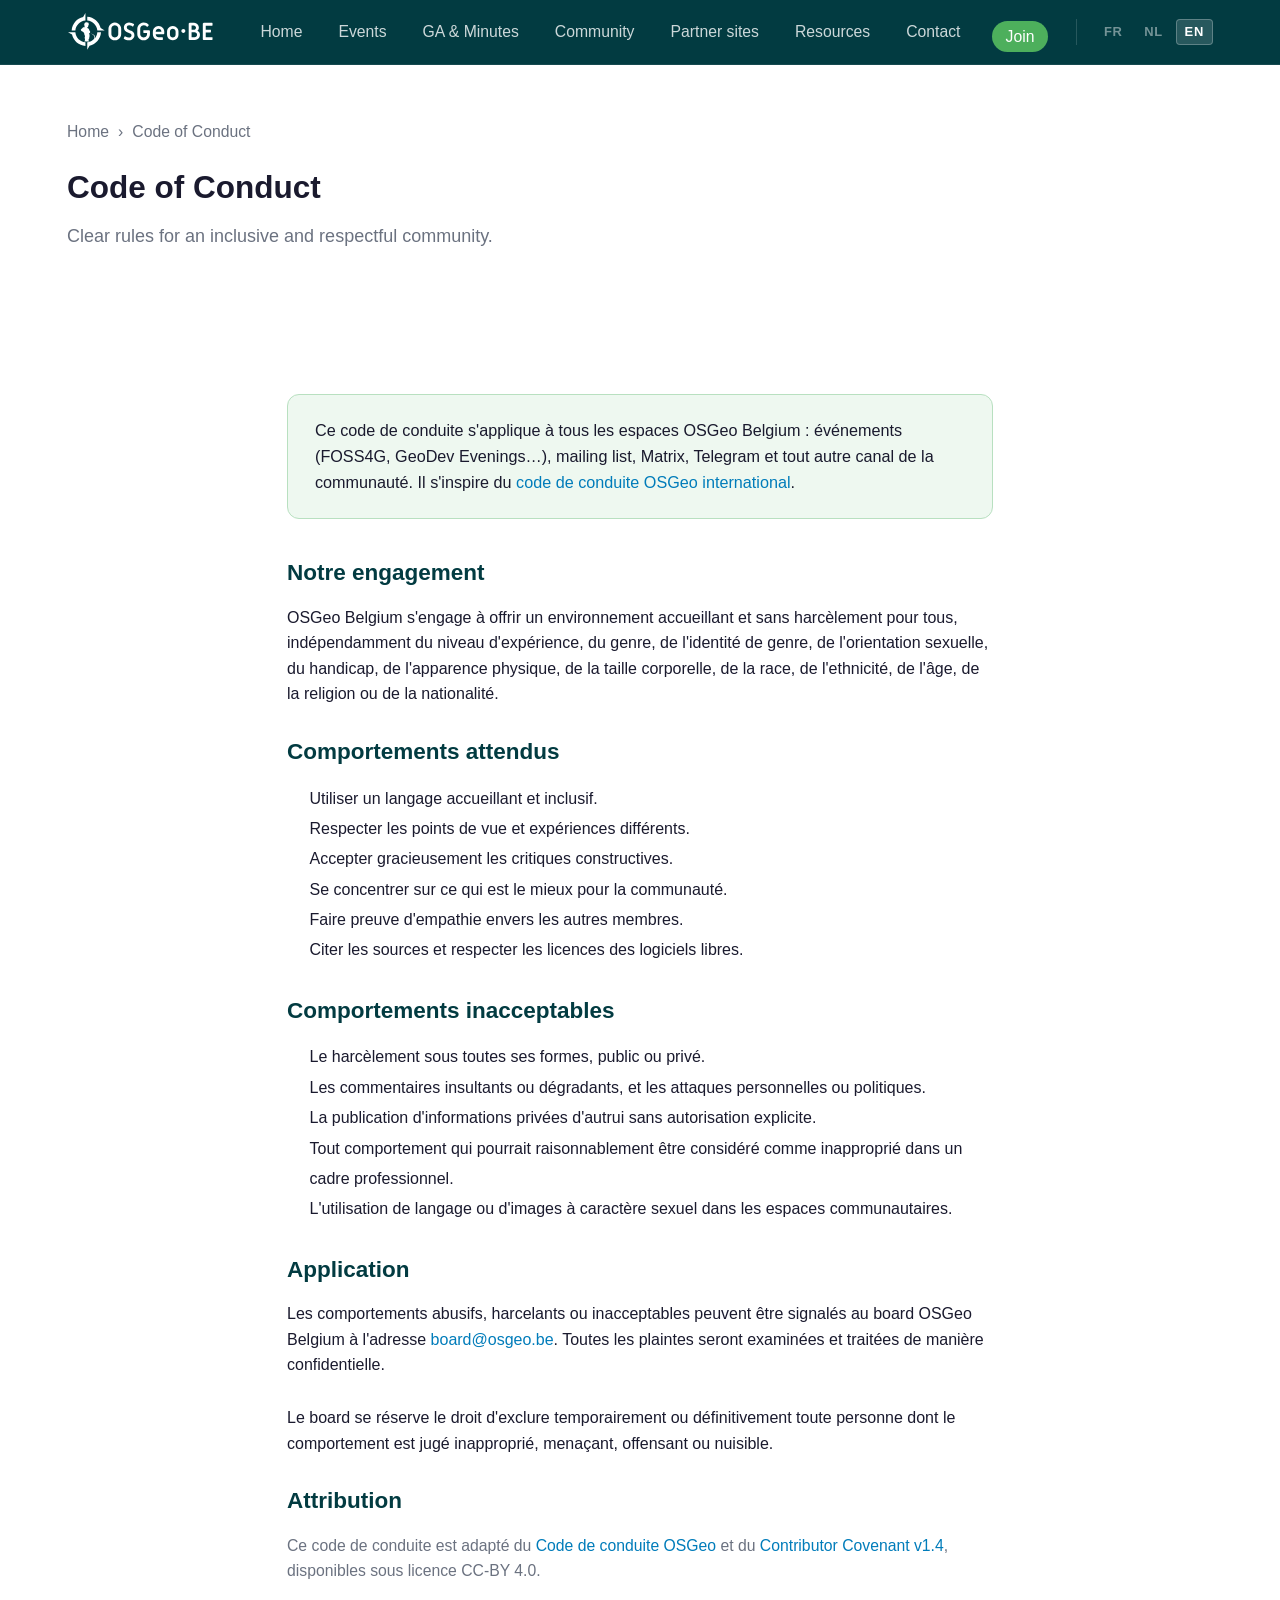
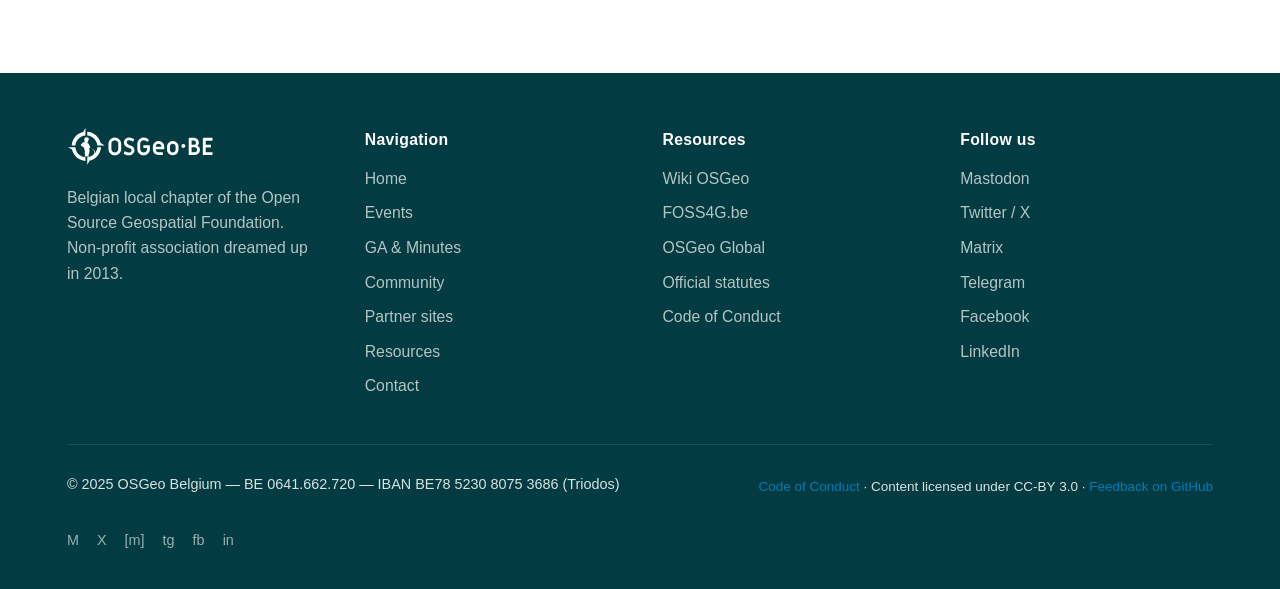
<file: coc.html>
<!DOCTYPE html>
<html lang="fr">
<head>
  <meta charset="UTF-8" />
  <meta name="viewport" content="width=device-width, initial-scale=1.0" />
  <meta name="description" content="Code de conduite d'OSGeo Belgium - Des règles claires pour une communauté inclusive et respectueuse." />
  <meta property="og:title" content="Code de conduite — OSGeo Belgium" />
  <meta property="og:description" content="Découvrez notre code de conduite pour une communauté géospatiale libre, inclusive et respectueuse." />
  <meta property="og:url" content="https://www.osgeo.be/coc.html" />
  <meta property="og:type" content="website" />
  <title>Code de conduite — OSGeo Belgium</title>
  <link rel="stylesheet" href="style.css" />
  <link rel="icon" type="image/svg+xml" href="logo-icon.svg" />
</head>
<body>

  <header class="site-header">
    <nav class="nav container">
      <a href="index.html" class="nav-logo">
        <img src="logo.svg" alt="OSGeo·BE" class="nav-logo-full" />
      </a>
      <button class="nav-burger" aria-label="Menu" aria-expanded="false">
        <span></span><span></span><span></span>
      </button>
      <ul class="nav-links">
        <li><a href="index.html" data-i18n="nav.home">Accueil</a></li>
        <li><a href="archive.html" data-i18n="nav.events">Événements</a></li>
        <li><a href="ag.html" data-i18n="nav.ag">AG & PV</a></li>
        <li><a href="community.html" data-i18n="nav.community">Communauté</a></li>
        <li><a href="links.html" data-i18n="nav.links">Sites amis</a></li>
        <li><a href="resources.html" data-i18n="nav.resources">Ressources</a></li>
        <li><a href="contact.html" data-i18n="nav.contact">Contact</a></li>
        <li><a href="https://lists.osgeo.org/cgi-bin/mailman/listinfo/belgium" target="_blank" rel="noopener" class="nav-cta" data-i18n="nav.join">Rejoindre</a></li>
      </ul>
      <div class="lang-switcher">
        <button class="lang-btn active" data-lang="fr">FR</button>
        <button class="lang-btn" data-lang="nl">NL</button>
        <button class="lang-btn" data-lang="en">EN</button>
      </div>
    </nav>
  </header>

  <section class="page-hero">
    <div class="container">
      <nav class="breadcrumb" aria-label="Fil d'Ariane">
        <a href="index.html" data-i18n="bc.home">Accueil</a>
        <span>›</span>
        <span data-i18n="coc.hero.title">Code de conduite</span>
      </nav>
      <h1 data-i18n="coc.hero.title">Code de conduite</h1>
      <p data-i18n="coc.hero.sub">Des règles claires pour une communauté inclusive et respectueuse.</p>
    </div>
  </section>

  <section class="section">
    <div class="container" style="max-width:760px;">

      <div class="coc-notice">
        Ce code de conduite s'applique à tous les espaces OSGeo Belgium : événements (FOSS4G, GeoDev Evenings…), mailing list, Matrix, Telegram et tout autre canal de la communauté. Il s'inspire du <a href="https://www.osgeo.org/code_of_conduct/" target="_blank" rel="noopener">code de conduite OSGeo international</a>.
      </div>

      <h2 class="coc-section-title">Notre engagement</h2>
      <p class="coc-text">OSGeo Belgium s'engage à offrir un environnement accueillant et sans harcèlement pour tous, indépendamment du niveau d'expérience, du genre, de l'identité de genre, de l'orientation sexuelle, du handicap, de l'apparence physique, de la taille corporelle, de la race, de l'ethnicité, de l'âge, de la religion ou de la nationalité.</p>

      <h2 class="coc-section-title">Comportements attendus</h2>
      <ul class="coc-list">
        <li>Utiliser un langage accueillant et inclusif.</li>
        <li>Respecter les points de vue et expériences différents.</li>
        <li>Accepter gracieusement les critiques constructives.</li>
        <li>Se concentrer sur ce qui est le mieux pour la communauté.</li>
        <li>Faire preuve d'empathie envers les autres membres.</li>
        <li>Citer les sources et respecter les licences des logiciels libres.</li>
      </ul>

      <h2 class="coc-section-title">Comportements inacceptables</h2>
      <ul class="coc-list">
        <li>Le harcèlement sous toutes ses formes, public ou privé.</li>
        <li>Les commentaires insultants ou dégradants, et les attaques personnelles ou politiques.</li>
        <li>La publication d'informations privées d'autrui sans autorisation explicite.</li>
        <li>Tout comportement qui pourrait raisonnablement être considéré comme inapproprié dans un cadre professionnel.</li>
        <li>L'utilisation de langage ou d'images à caractère sexuel dans les espaces communautaires.</li>
      </ul>

      <h2 class="coc-section-title">Application</h2>
      <p class="coc-text">Les comportements abusifs, harcelants ou inacceptables peuvent être signalés au board OSGeo Belgium à l'adresse <a href="mailto:board@osgeo.be">board@osgeo.be</a>. Toutes les plaintes seront examinées et traitées de manière confidentielle.</p>
      <p class="coc-text">Le board se réserve le droit d'exclure temporairement ou définitivement toute personne dont le comportement est jugé inapproprié, menaçant, offensant ou nuisible.</p>

      <h2 class="coc-section-title">Attribution</h2>
      <p class="coc-attribution">Ce code de conduite est adapté du <a href="https://www.osgeo.org/code_of_conduct/" target="_blank" rel="noopener">Code de conduite OSGeo</a> et du <a href="https://www.contributor-covenant.org/version/1/4/code-of-conduct/" target="_blank" rel="noopener">Contributor Covenant v1.4</a>, disponibles sous licence CC-BY 4.0.</p>

    </div>
  </section>

  <footer class="site-footer">
    <div class="container">
      <div class="footer-grid">
        <div class="footer-brand">
          <img src="logo.svg" alt="OSGeo·BE" />
          <p data-i18n="footer.brand.text">Chapitre local belge de l'Open Source Geospatial Foundation. Association sans but lucratif fondée en 2013.</p>
        </div>
        <div class="footer-col">
          <h4 data-i18n="footer.nav">Navigation</h4>
          <ul>
            <li><a href="index.html" data-i18n="nav.home">Accueil</a></li>
            <li><a href="archive.html" data-i18n="nav.events">Événements</a></li>
            <li><a href="ag.html" data-i18n="nav.ag">AG & PV</a></li>
            <li><a href="community.html" data-i18n="nav.community">Communauté</a></li>
        <li><a href="links.html" data-i18n="nav.links">Sites amis</a></li>
            <li><a href="resources.html" data-i18n="nav.resources">Ressources</a></li>
            <li><a href="contact.html" data-i18n="nav.contact">Contact</a></li>
          </ul>
        </div>
        <div class="footer-col">
          <h4 data-i18n="footer.resources">Ressources</h4>
          <ul>
            <li><a href="https://wiki.osgeo.org/wiki/Belgium" target="_blank" rel="noopener">Wiki OSGeo</a></li>
            <li><a href="https://www.foss4g.be" target="_blank" rel="noopener">FOSS4G.be</a></li>
            <li><a href="https://www.osgeo.org" target="_blank" rel="noopener">OSGeo Global</a></li>
            <li><a href="http://www.ejustice.just.fgov.be/tsv_pdf/2015/10/21/15317365.pdf" target="_blank" rel="noopener" data-i18n="footer.statutes">Statuts officiels</a></li>
            <li><a href="coc.html" data-i18n="footer.coc">Code de conduite</a></li>
          </ul>
        </div>
        <div class="footer-col">
          <h4 data-i18n="footer.follow">Suivez-nous</h4>
          <ul>
            <li><a href="https://fosstodon.org/@osgeobe" target="_blank" rel="noopener">Mastodon</a></li>
            <li><a href="https://twitter.com/osgeobe" target="_blank" rel="noopener">Twitter / X</a></li>
            <li><a href="https://matrix.to/#/#osgeo-be:matrix.org" target="_blank" rel="noopener">Matrix</a></li>
            <li><a href="https://t.me/osgeobelgium" target="_blank" rel="noopener">Telegram</a></li>
            <li><a href="https://www.facebook.com/people/Foss4g-Belgium/100068093147" target="_blank" rel="noopener">Facebook</a></li>
            <li><a href="https://be.linkedin.com/company/osgeo-be" target="_blank" rel="noopener">LinkedIn</a></li>
          </ul>
        </div>
      </div>
      <div class="footer-bottom">
        <p>© 2025 OSGeo Belgium — BE 0641.662.720 — IBAN BE78 5230 8075 3686 (Triodos)</p>
        <p class="footer-legal-sm">
          <a href="coc.html" data-i18n="footer.coc">Code de conduite</a> ·
          <span data-i18n="footer.license">Contenu sous licence CC-BY 3.0</span> ·
          <a href="https://github.com/OSGeo-be" target="_blank" rel="noopener" data-i18n="footer.feedback">Feedback sur GitHub</a>
        </p>
        <div class="footer-social">
          <a href="https://fosstodon.org/@osgeobe" target="_blank" rel="noopener" title="Mastodon">M</a>
          <a href="https://twitter.com/osgeobe" target="_blank" rel="noopener" title="Twitter">X</a>
          <a href="https://matrix.to/#/#osgeo-be:matrix.org" target="_blank" rel="noopener" title="Matrix">[m]</a>
          <a href="https://t.me/osgeobelgium" target="_blank" rel="noopener" title="Telegram">tg</a>
          <a href="https://www.facebook.com/people/Foss4g-Belgium/100068093147" target="_blank" rel="noopener" title="Facebook">fb</a>
          <a href="https://be.linkedin.com/company/osgeo-be" target="_blank" rel="noopener" title="LinkedIn">in</a>
        </div>
      </div>
    </div>
  </footer>

  <script src="i18n.js"></script>
  <script src="main.js"></script>
</body>
</html>
</file>
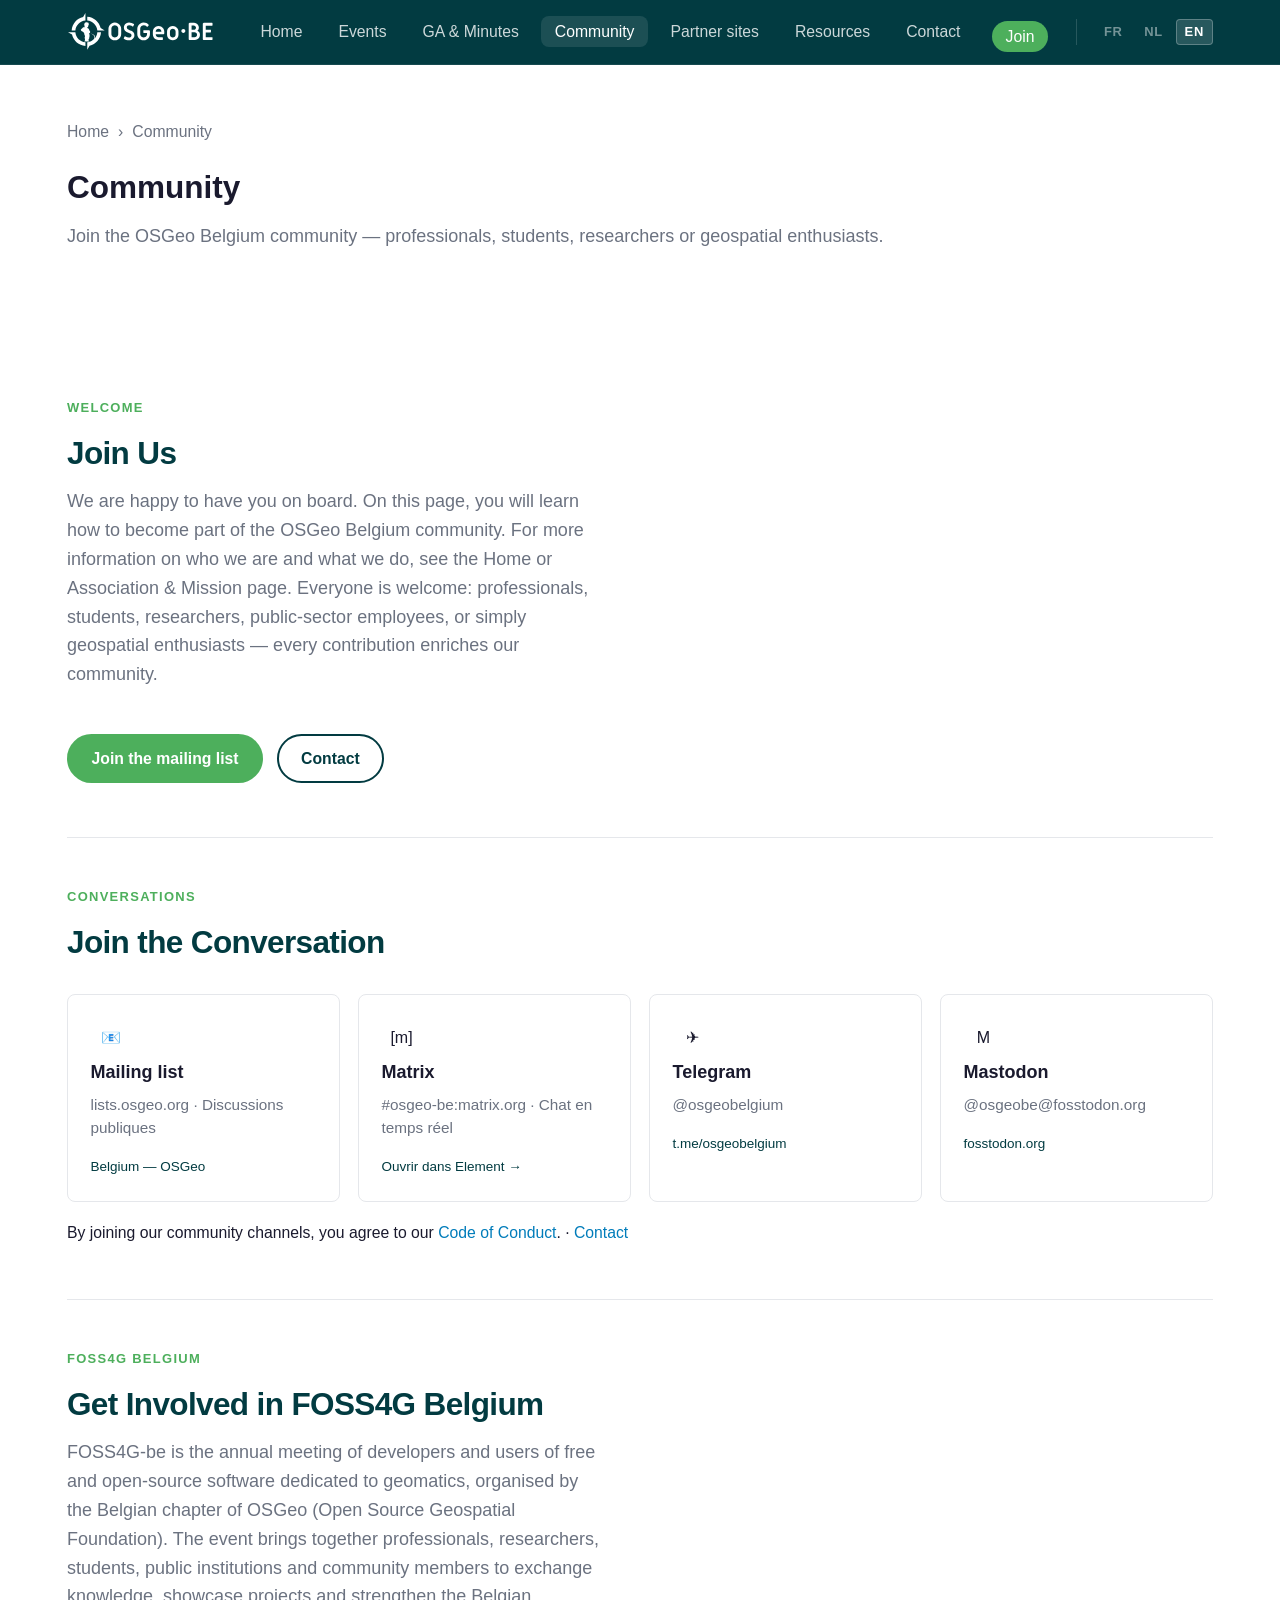
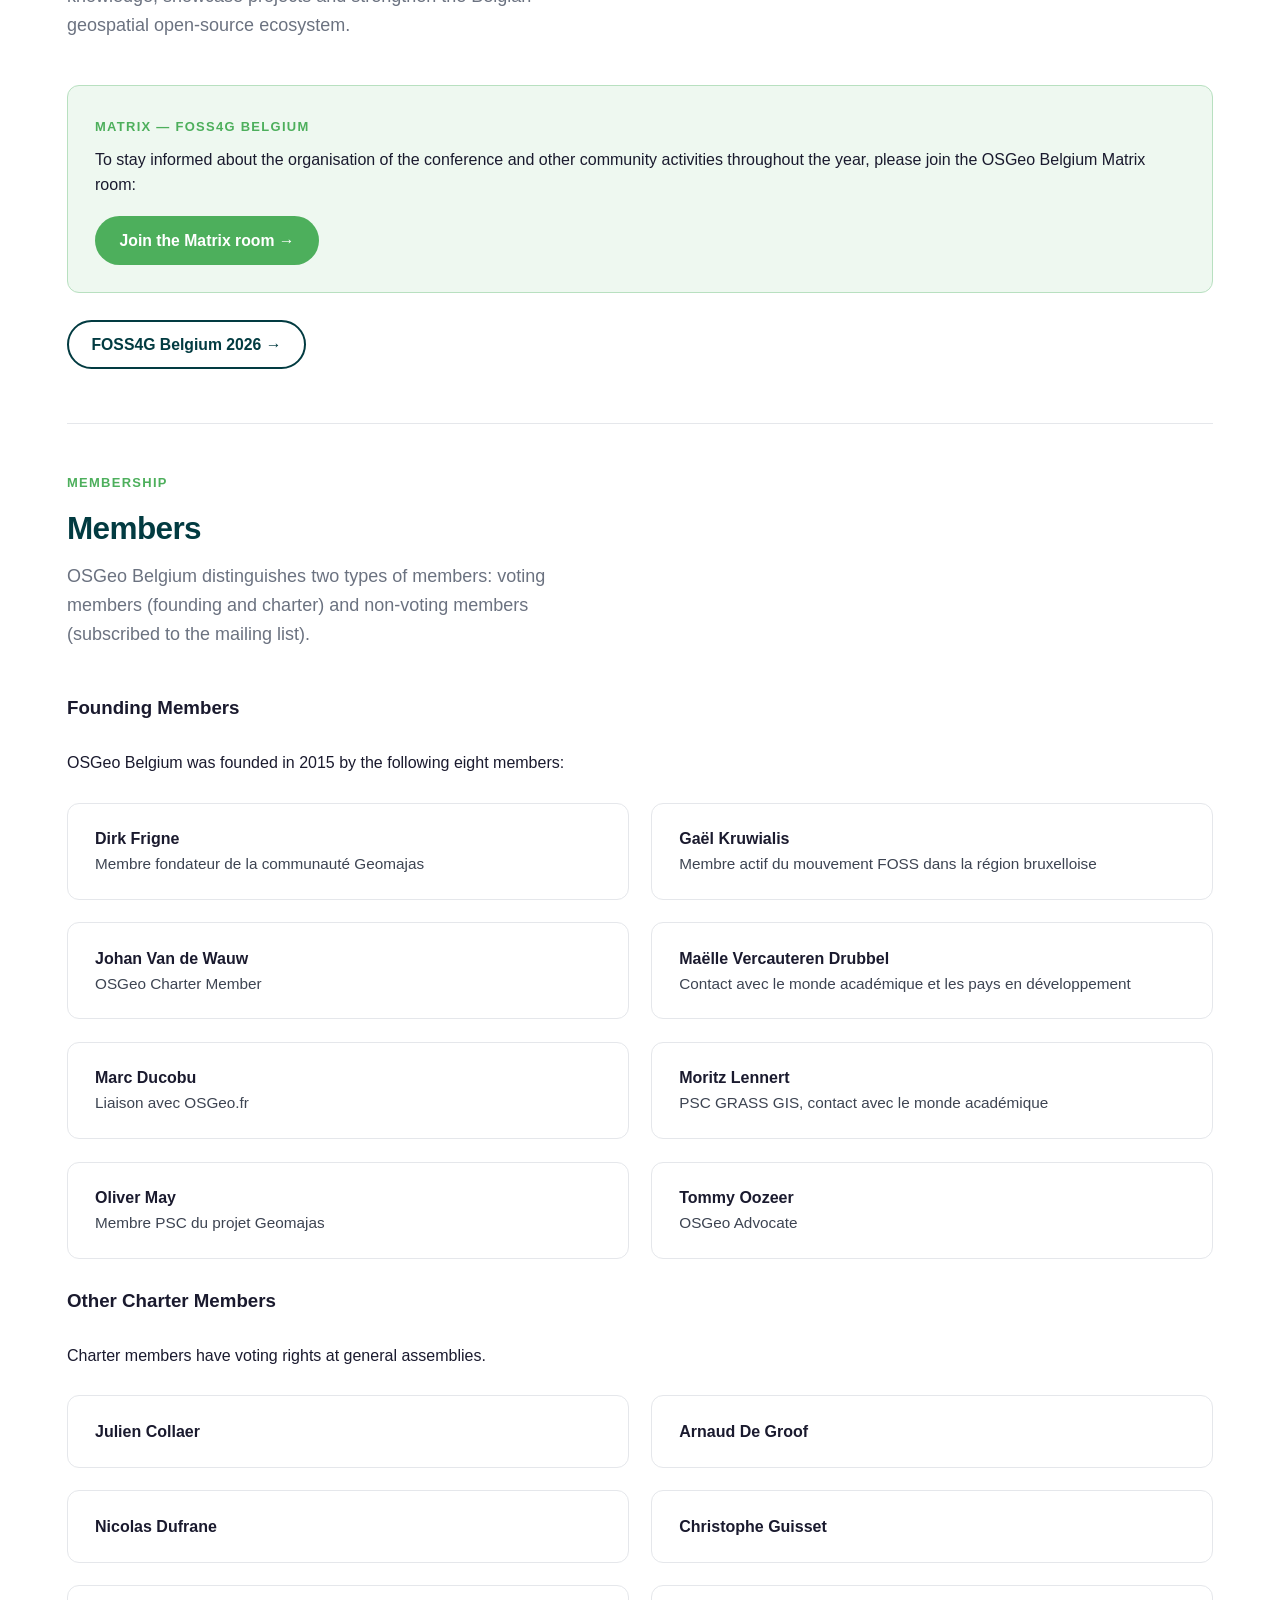
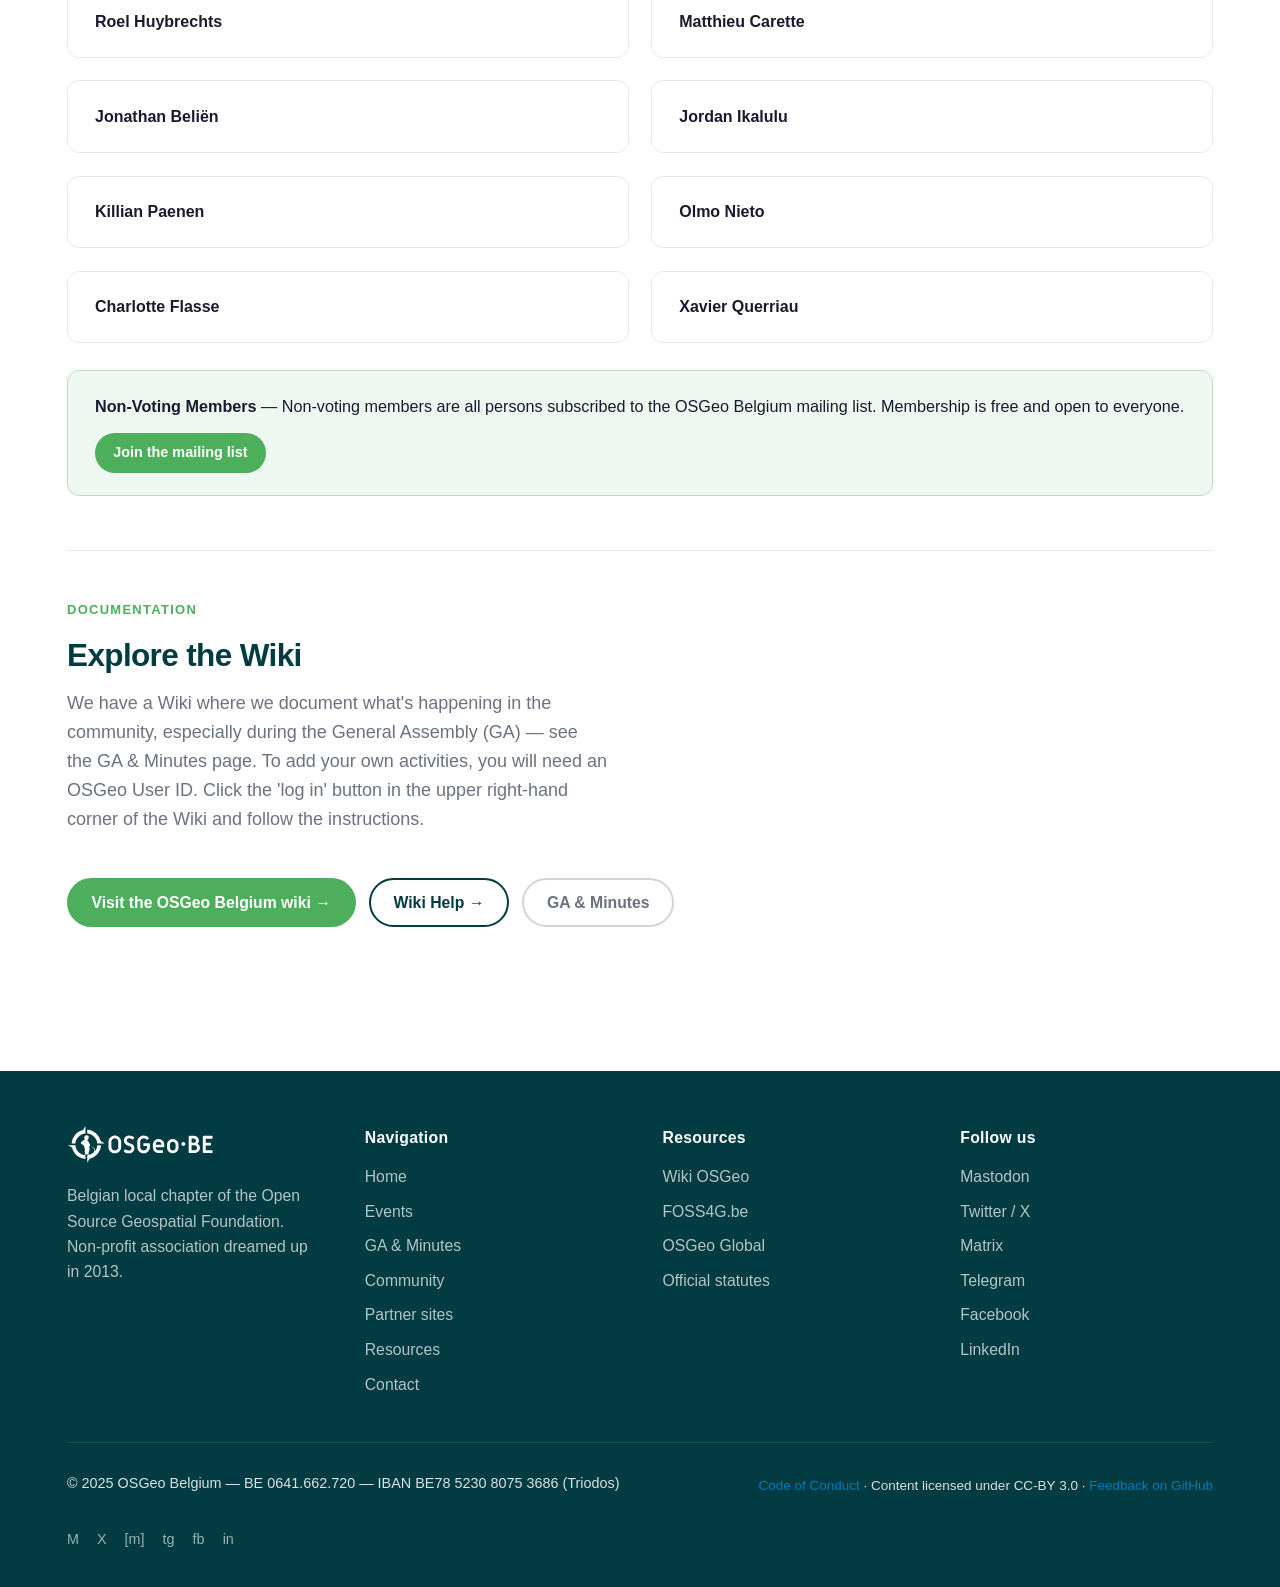
<file: community.html>
<!DOCTYPE html>
<html lang="fr">
<head>
  <meta charset="UTF-8" />
  <meta name="viewport" content="width=device-width, initial-scale=1.0" />
  <meta name="description" content="Rejoignez la communauté OSGeo Belgium - Mailing list, Matrix, FOSS4G, membres et wiki." />
  <meta property="og:title" content="Communauté — OSGeo Belgium" />
  <meta property="og:description" content="Professionnels, étudiants, chercheurs ou passionnés de géomatique — rejoignez la communauté OSGeo Belgium." />
  <meta property="og:url" content="https://www.osgeo.be/community.html" />
  <meta property="og:type" content="website" />
  <title>Communauté — OSGeo Belgium</title>
  <link rel="stylesheet" href="style.css" />
  <link rel="icon" type="image/svg+xml" href="logo-icon.svg" />
</head>
<body>

  <header class="site-header">
    <nav class="nav container">
      <a href="index.html" class="nav-logo">
        <img src="logo.svg" alt="OSGeo·BE" class="nav-logo-full" />
      </a>
      <button class="nav-burger" aria-label="Menu" aria-expanded="false">
        <span></span><span></span><span></span>
      </button>
      <ul class="nav-links">
        <li><a href="index.html" data-i18n="nav.home">Accueil</a></li>
        <li><a href="archive.html" data-i18n="nav.events">Événements</a></li>
        <li><a href="ag.html" data-i18n="nav.ag">AG & PV</a></li>
        <li><a href="community.html" class="active" data-i18n="nav.community">Communauté</a></li>
        <li><a href="links.html" data-i18n="nav.links">Sites amis</a></li>
        <li><a href="resources.html" data-i18n="nav.resources">Ressources</a></li>
        <li><a href="contact.html" data-i18n="nav.contact">Contact</a></li>
        <li><a href="https://lists.osgeo.org/cgi-bin/mailman/listinfo/belgium" target="_blank" rel="noopener" class="nav-cta" data-i18n="nav.join">Rejoindre</a></li>
      </ul>
      <div class="lang-switcher">
        <button class="lang-btn active" data-lang="fr">FR</button>
        <button class="lang-btn" data-lang="nl">NL</button>
        <button class="lang-btn" data-lang="en">EN</button>
      </div>
    </nav>
  </header>

  <section class="page-hero">
    <div class="container">
      <nav class="breadcrumb" aria-label="Fil d'Ariane">
        <a href="index.html" data-i18n="bc.home">Accueil</a>
        <span>›</span>
        <span data-i18n="bc.community">Communauté</span>
      </nav>
      <h1 data-i18n="community.hero.title">Communauté</h1>
      <p data-i18n="community.hero.sub">Rejoignez la communauté OSGeo Belgium — professionnels, étudiants, chercheurs ou passionnés de géomatique.</p>
    </div>
  </section>

  <section class="section">
    <div class="container">

      <!-- 1. JOIN US -->
      <div class="links-section">
        <div class="links-section-header">
          <span class="section-eyebrow" data-i18n="community.join.eyebrow">Bienvenue</span>
          <h2 class="section-title" data-i18n="community.join.title">Nous rejoindre</h2>
          <p class="section-sub" data-i18n="community.join.text">Nous sommes heureux de vous accueillir. Sur cette page, vous apprendrez comment rejoindre la communauté OSGeo Belgium. Tout le monde est le bienvenu : professionnels, étudiants, chercheurs, secteur public ou simples passionnés de géomatique — chaque contribution enrichit la communauté.</p>
        </div>
        <div style="display:flex;gap:.75rem;flex-wrap:wrap;">
          <a href="https://lists.osgeo.org/cgi-bin/mailman/listinfo/belgium" target="_blank" rel="noopener" class="btn btn-primary" data-i18n="community.membership.join.cta">Rejoindre la mailing list</a>
          <a href="contact.html" class="btn btn-outline" data-i18n="nav.contact">Contact</a>
        </div>
      </div>

      <hr class="divider" />

      <!-- 2. JOIN THE CONVERSATION -->
      <div class="links-section">
        <div class="links-section-header">
          <span class="section-eyebrow" data-i18n="community.conv.eyebrow">Discussions</span>
          <h2 class="section-title" data-i18n="community.conv.title">Rejoindre les discussions</h2>
        </div>

        <div class="links-grid links-grid-4">
          <a href="https://lists.osgeo.org/cgi-bin/mailman/listinfo/belgium" target="_blank" rel="noopener" class="link-card">
            <div class="link-icon">📧</div>
            <h3>Mailing list</h3>
            <p>lists.osgeo.org · Discussions publiques</p>
            <span class="link-url">Belgium — OSGeo</span>
          </a>
          <a href="https://app.element.io/#/room/#osgeo-be:matrix.org" target="_blank" rel="noopener" class="link-card">
            <div class="link-icon">[m]</div>
            <h3>Matrix</h3>
            <p>#osgeo-be:matrix.org · Chat en temps réel</p>
            <span class="link-url">Ouvrir dans Element →</span>
          </a>
          <a href="https://t.me/osgeobelgium" target="_blank" rel="noopener" class="link-card">
            <div class="link-icon">✈</div>
            <h3>Telegram</h3>
            <p>@osgeobelgium</p>
            <span class="link-url">t.me/osgeobelgium</span>
          </a>
          <a href="https://fosstodon.org/@osgeobe" target="_blank" rel="noopener" class="link-card">
            <div class="link-icon">M</div>
            <h3>Mastodon</h3>
            <p>@osgeobe@fosstodon.org</p>
            <span class="link-url">fosstodon.org</span>
          </a>
        </div>

        <p class="text-muted" style="margin-top:1rem;font-size:.875rem;">
          <span data-i18n="community.coc.note">En rejoignant nos espaces de discussion, vous acceptez notre</span>
          <a href="coc.html" data-i18n="footer.coc"> Code de conduite</a>.
          · <a href="contact.html" data-i18n="nav.contact">Tous nos canaux →</a>
        </p>
      </div>

      <hr class="divider" />

      <!-- 3. FOSS4G BELGIUM -->
      <div class="links-section">
        <div class="links-section-header">
          <span class="section-eyebrow" data-i18n="community.foss4g.eyebrow">FOSS4G Belgium</span>
          <h2 class="section-title" data-i18n="community.foss4g.title">Participer à FOSS4G Belgium</h2>
          <p class="section-sub" data-i18n="community.foss4g.text">Le FOSS4G-be est la rencontre annuelle des développeurs et utilisateurs de logiciels libres et open source dédiés à la géomatique, organisée par le chapitre belge de l'OSGeo.</p>
        </div>
        <div class="foss4g-promo-box" style="margin-bottom:1.5rem;">
          <p class="section-eyebrow">Matrix — FOSS4G Belgium</p>
          <p data-i18n="community.foss4g.matrix">Pour rester informé de l'organisation de la conférence ainsi que des autres activités de la communauté tout au long de l'année, rejoignez le groupe Matrix d'OSGeo Belgium.</p>
          <a href="https://matrix.to/#/!rCvIpPBhZWhALavwtR:matrix.org?via=matrix.org&via=directme.in" target="_blank" rel="noopener" class="btn btn-primary" style="margin-top:1rem;" data-i18n="community.foss4g.join">Rejoindre la room Matrix →</a>
        </div>
        <a href="foss4g-2026.html" class="btn btn-outline">FOSS4G Belgium 2026 →</a>
      </div>

      <hr class="divider" />

      <!-- 4. MEMBERSHIP -->
      <div class="links-section">
        <div class="links-section-header">
          <span class="section-eyebrow" data-i18n="community.membership.eyebrow">Adhésion</span>
          <h2 class="section-title" data-i18n="community.membership.title">Membres</h2>
          <p class="section-sub" data-i18n="community.membership.intro">OSGeo Belgium distingue deux types de membres : les membres votants (fondateurs et charter) et les membres non votants (inscrits à la mailing list).</p>
        </div>

        <h3 class="mb-3" data-i18n="community.membership.voting">Membres fondateurs</h3>
        <p class="text-muted mb-3" data-i18n="community.membership.voting.sub">L'ASBL OSGeo Belgium a été fondée en 2015 par les huit membres suivants :</p>
        <div class="grid-2 mb-3">
          <div class="event-card"><div class="event-info"><strong>Dirk Frigne</strong><p class="text-muted">Membre fondateur de la communauté Geomajas</p></div></div>
          <div class="event-card"><div class="event-info"><strong>Gaël Kruwialis</strong><p class="text-muted">Membre actif du mouvement FOSS dans la région bruxelloise</p></div></div>
          <div class="event-card"><div class="event-info"><strong>Johan Van de Wauw</strong><p class="text-muted">OSGeo Charter Member</p></div></div>
          <div class="event-card"><div class="event-info"><strong>Maëlle Vercauteren Drubbel</strong><p class="text-muted">Contact avec le monde académique et les pays en développement</p></div></div>
          <div class="event-card"><div class="event-info"><strong>Marc Ducobu</strong><p class="text-muted">Liaison avec OSGeo.fr</p></div></div>
          <div class="event-card"><div class="event-info"><strong>Moritz Lennert</strong><p class="text-muted">PSC GRASS GIS, contact avec le monde académique</p></div></div>
          <div class="event-card"><div class="event-info"><strong>Oliver May</strong><p class="text-muted">Membre PSC du projet Geomajas</p></div></div>
          <div class="event-card"><div class="event-info"><strong>Tommy Oozeer</strong><p class="text-muted">OSGeo Advocate</p></div></div>
        </div>

        <h3 class="mb-3" data-i18n="community.membership.charter">Autres membres charter</h3>
        <p class="text-muted mb-3" data-i18n="community.membership.charter.sub">Les membres charter disposent de droits de vote lors des assemblées générales.</p>
        <div class="grid-2 mb-3">
          <div class="event-card"><div class="event-info"><strong>Julien Collaer</strong></div></div>
          <div class="event-card"><div class="event-info"><strong>Arnaud De Groof</strong></div></div>
          <div class="event-card"><div class="event-info"><strong>Nicolas Dufrane</strong></div></div>
          <div class="event-card"><div class="event-info"><strong>Christophe Guisset</strong></div></div>
          <div class="event-card"><div class="event-info"><strong>Roel Huybrechts</strong></div></div>
          <div class="event-card"><div class="event-info"><strong>Matthieu Carette</strong></div></div>
          <div class="event-card"><div class="event-info"><strong>Jonathan Beliën</strong></div></div>
          <div class="event-card"><div class="event-info"><strong>Jordan Ikalulu</strong></div></div>
          <div class="event-card"><div class="event-info"><strong>Killian Paenen</strong></div></div>
          <div class="event-card"><div class="event-info"><strong>Olmo Nieto</strong></div></div>
          <div class="event-card"><div class="event-info"><strong>Charlotte Flasse</strong></div></div>
          <div class="event-card"><div class="event-info"><strong>Xavier Querriau</strong></div></div>
        </div>

        <div class="coc-notice">
          <strong data-i18n="community.membership.nv.title">Membres non votants</strong> —
          <span data-i18n="community.membership.nv.text">Les membres non votants sont toutes les personnes inscrites sur la mailing list OSGeo Belgium. L'adhésion est gratuite et ouverte à tous.</span>
          <br/><a href="https://lists.osgeo.org/cgi-bin/mailman/listinfo/belgium" target="_blank" rel="noopener" class="btn btn-primary btn-sm" style="margin-top:.75rem;" data-i18n="community.membership.join.cta">Rejoindre la mailing list</a>
        </div>
      </div>

      <hr class="divider" />

      <!-- 5. WIKI -->
      <div class="links-section">
        <div class="links-section-header">
          <span class="section-eyebrow" data-i18n="community.wiki.eyebrow">Documentation</span>
          <h2 class="section-title" data-i18n="community.wiki.title">Explorer le wiki</h2>
          <p class="section-sub" data-i18n="community.wiki.text">Nous disposons d'un Wiki où nous documentons les activités de la communauté, en particulier lors des Assemblées Générales (AG). Pour ajouter vos propres activités, vous aurez besoin d'un identifiant utilisateur OSGeo.</p>
        </div>
        <div style="display:flex;gap:.75rem;flex-wrap:wrap;">
          <a href="https://wiki.osgeo.org/wiki/Belgium" target="_blank" rel="noopener" class="btn btn-primary" data-i18n="community.wiki.cta">Visiter le wiki OSGeo Belgium →</a>
          <a href="https://wiki.osgeo.org/wiki/Help:Contents" target="_blank" rel="noopener" class="btn btn-outline" data-i18n="community.wiki.help">Aide Wiki →</a>
          <a href="ag.html" class="btn btn-ghost" data-i18n="nav.ag">AG & PV →</a>
        </div>
      </div>

    </div>
  </section>

  <footer class="site-footer">
    <div class="container">
      <div class="footer-grid">
        <div class="footer-brand">
          <img src="logo.svg" alt="OSGeo·BE" />
          <p data-i18n="footer.brand.text">Chapitre local belge de l'Open Source Geospatial Foundation. Association sans but lucratif fondée en 2013.</p>
        </div>
        <div class="footer-col">
          <h4 data-i18n="footer.nav">Navigation</h4>
          <ul>
            <li><a href="index.html" data-i18n="nav.home">Accueil</a></li>
            <li><a href="archive.html" data-i18n="nav.events">Événements</a></li>
            <li><a href="ag.html" data-i18n="nav.ag">AG & PV</a></li>
            <li><a href="community.html" data-i18n="nav.community">Communauté</a></li>
            <li><a href="links.html" data-i18n="nav.links">Sites amis</a></li>
            <li><a href="resources.html" data-i18n="nav.resources">Ressources</a></li>
            <li><a href="contact.html" data-i18n="nav.contact">Contact</a></li>
          </ul>
        </div>
        <div class="footer-col">
          <h4 data-i18n="footer.resources">Ressources</h4>
          <ul>
            <li><a href="https://wiki.osgeo.org/wiki/Belgium" target="_blank" rel="noopener">Wiki OSGeo</a></li>
            <li><a href="https://www.foss4g.be" target="_blank" rel="noopener">FOSS4G.be</a></li>
            <li><a href="https://www.osgeo.org" target="_blank" rel="noopener">OSGeo Global</a></li>
            <li><a href="http://www.ejustice.just.fgov.be/tsv_pdf/2015/10/21/15317365.pdf" target="_blank" rel="noopener" data-i18n="footer.statutes">Statuts officiels</a></li>
          </ul>
        </div>
        <div class="footer-col">
          <h4 data-i18n="footer.follow">Suivez-nous</h4>
          <ul>
            <li><a href="https://fosstodon.org/@osgeobe" target="_blank" rel="noopener">Mastodon</a></li>
            <li><a href="https://twitter.com/osgeobe" target="_blank" rel="noopener">Twitter / X</a></li>
            <li><a href="https://matrix.to/#/#osgeo-be:matrix.org" target="_blank" rel="noopener">Matrix</a></li>
            <li><a href="https://t.me/osgeobelgium" target="_blank" rel="noopener">Telegram</a></li>
            <li><a href="https://www.facebook.com/people/Foss4g-Belgium/100068093147" target="_blank" rel="noopener">Facebook</a></li>
            <li><a href="https://be.linkedin.com/company/osgeo-be" target="_blank" rel="noopener">LinkedIn</a></li>
          </ul>
        </div>
      </div>
      <div class="footer-bottom">
        <p>© 2025 OSGeo Belgium — BE 0641.662.720 — IBAN BE78 5230 8075 3686 (Triodos)</p>
        <p class="footer-legal-sm">
          <a href="coc.html" data-i18n="footer.coc">Code de conduite</a> ·
          <span data-i18n="footer.license">Contenu sous licence CC-BY 3.0</span> ·
          <a href="https://github.com/OSGeo-be" target="_blank" rel="noopener" data-i18n="footer.feedback">Feedback sur GitHub</a>
        </p>
        <div class="footer-social">
          <a href="https://fosstodon.org/@osgeobe" target="_blank" rel="noopener" title="Mastodon">M</a>
          <a href="https://twitter.com/osgeobe" target="_blank" rel="noopener" title="Twitter">X</a>
          <a href="https://matrix.to/#/#osgeo-be:matrix.org" target="_blank" rel="noopener" title="Matrix">[m]</a>
          <a href="https://t.me/osgeobelgium" target="_blank" rel="noopener" title="Telegram">tg</a>
          <a href="https://www.facebook.com/people/Foss4g-Belgium/100068093147" target="_blank" rel="noopener" title="Facebook">fb</a>
          <a href="https://be.linkedin.com/company/osgeo-be" target="_blank" rel="noopener" title="LinkedIn">in</a>
        </div>
      </div>
    </div>
  </footer>

  <script src="i18n.js"></script>
  <script src="main.js"></script>
</body>
</html>
</file>
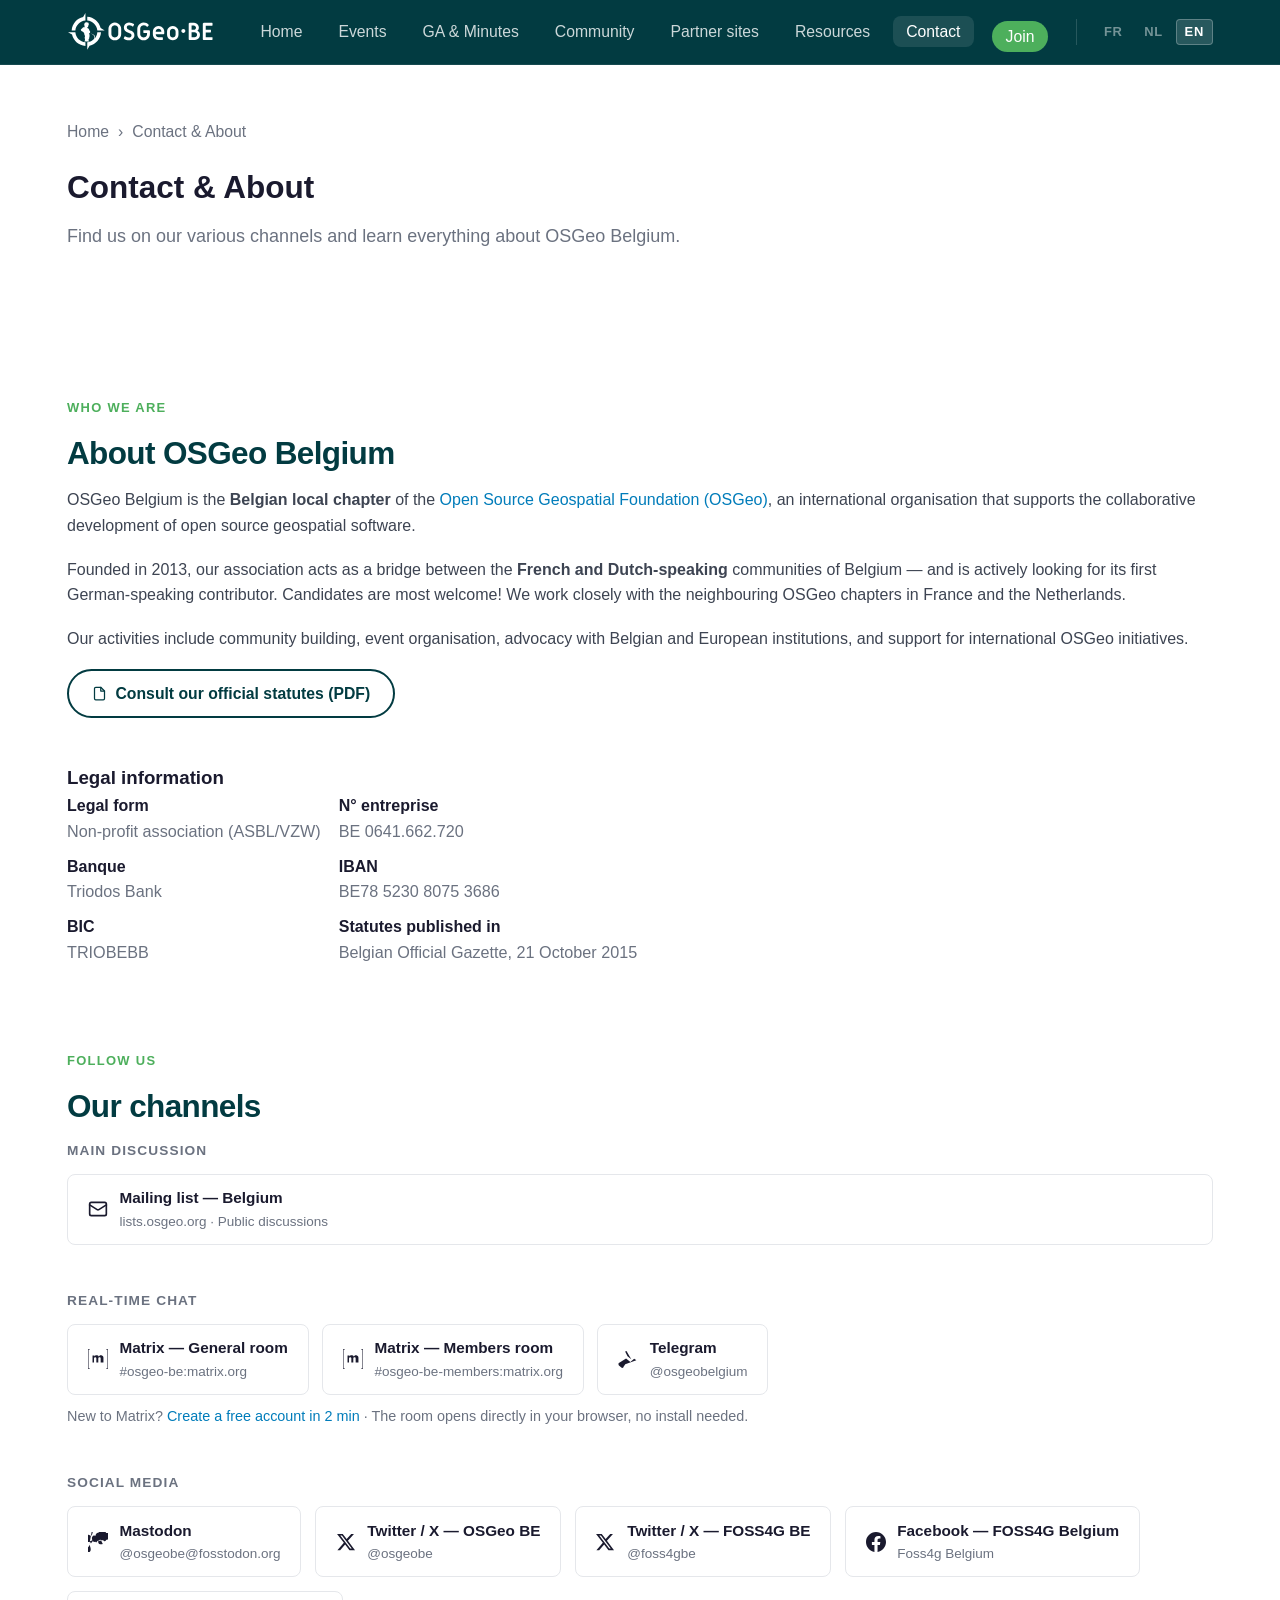
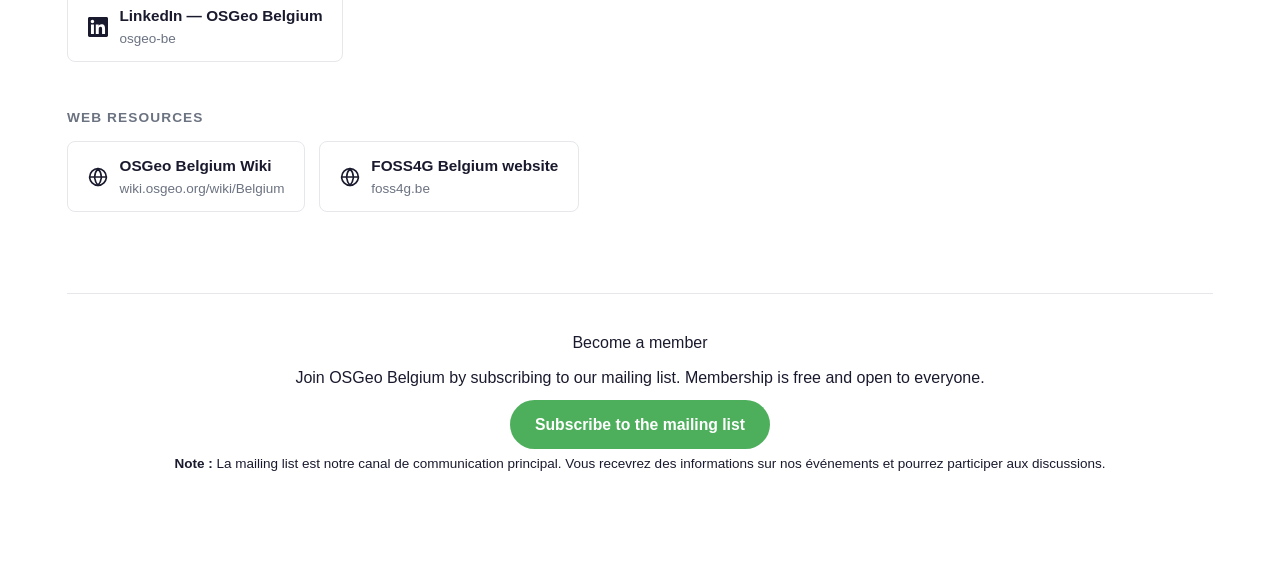
<file: contact.html>
<!DOCTYPE html>
<html lang="fr">
<head>
  <meta charset="UTF-8" />
  <meta name="viewport" content="width=device-width, initial-scale=1.0" />
  <meta name="description" content="Contactez OSGeo Belgium -Chapitre local belge de l'Open Source Geospatial Foundation. Mailing list, Matrix, Mastodon, Twitter." />
  <meta property="og:title" content="Contact — OSGeo Belgium" />
  <meta property="og:description" content="Retrouvez-nous sur nos différents canaux et découvrez tout ce qu'il faut savoir sur OSGeo Belgium." />
  <meta property="og:url" content="https://www.osgeo.be/contact.html" />
  <meta property="og:type" content="website" />
  <title>Contact — OSGeo Belgium</title>
  <link rel="stylesheet" href="style.css" />
  <link rel="icon" type="image/svg+xml" href="logo-icon.svg" />
</head>
<body>

  <header class="site-header">
    <nav class="nav container">
      <a href="index.html" class="nav-logo">
        <img src="logo.svg" alt="OSGeo·BE" class="nav-logo-full" />
      </a>
      <button class="nav-burger" aria-label="Menu" aria-expanded="false">
        <span></span><span></span><span></span>
      </button>
      <ul class="nav-links">
        <li><a href="index.html" data-i18n="nav.home">Accueil</a></li>
        <li><a href="archive.html" data-i18n="nav.events">Événements</a></li>
        <li><a href="ag.html" data-i18n="nav.ag">AG & PV</a></li>
        <li><a href="community.html" data-i18n="nav.community">Communauté</a></li>
        <li><a href="links.html" data-i18n="nav.links">Sites amis</a></li>
        <li><a href="resources.html" data-i18n="nav.resources">Ressources</a></li>
        <li><a href="contact.html" class="active" data-i18n="nav.contact">Contact</a></li>
        <li><a href="https://lists.osgeo.org/cgi-bin/mailman/listinfo/belgium" target="_blank" rel="noopener" class="nav-cta" data-i18n="nav.join">Rejoindre</a></li>
      </ul>
      <div class="lang-switcher">
        <button class="lang-btn active" data-lang="fr">FR</button>
        <button class="lang-btn" data-lang="nl">NL</button>
        <button class="lang-btn" data-lang="en">EN</button>
      </div>
    </nav>
  </header>

  <section class="page-hero">
    <div class="container">
      <nav class="breadcrumb" aria-label="Fil d'Ariane">
        <a href="index.html" data-i18n="bc.home">Accueil</a>
        <span>›</span>
        <span data-i18n="bc.contact">Contact & Présentation</span>
      </nav>
      <h1 data-i18n="contact.title">Contact & Présentation</h1>
      <p data-i18n="contact.sub">Retrouvez-nous sur nos différents canaux et découvrez tout ce qu'il faut savoir sur OSGeo Belgium.</p>
    </div>
  </section>

  <section class="section">
    <div class="container">
      <div class="contact-layout">

        <!-- LEFT: about + legal -->
        <div>
          <div class="contact-block">
            <p class="section-eyebrow" data-i18n="about2.eyebrow">Qui sommes-nous</p>
            <h2 class="section-title" data-i18n="about2.title">À propos d'OSGeo Belgium</h2>
            <p class="text-mid-i18n" data-i18n-html="about2.p1">
              OSGeo Belgium est le <strong>chapitre local belge</strong> de l'<a href="https://www.osgeo.org" target="_blank" rel="noopener">Open Source Geospatial Foundation (OSGeo)</a>.
            </p>
            <p class="text-mid-i18n" data-i18n-html="about2.p2">
              Fondée en 2013, notre association agit comme pont entre les communautés <strong>francophones et néerlandophones</strong> de Belgique — et cherche activement son premier contributeur germanophone. Les candidats sont les bienvenus !
            </p>
            <p class="text-mid-i18n" data-i18n-html="about2.p3">
              Notre action couvre la création de communauté, l'organisation d'événements, le plaidoyer auprès des institutions belges et européennes, et le soutien aux initiatives OSGeo internationales.
            </p>
            <a href="http://www.ejustice.just.fgov.be/tsv_pdf/2015/10/21/15317365.pdf"
               target="_blank" rel="noopener" class="btn btn-outline btn-statutes">
              <svg width="15" height="15" viewBox="0 0 24 24" fill="none" stroke="currentColor" stroke-width="2" stroke-linecap="round" stroke-linejoin="round"><path d="M14 2H6a2 2 0 0 0-2 2v16a2 2 0 0 0 2 2h12a2 2 0 0 0 2-2V8z"/><polyline points="14,2 14,8 20,8"/></svg>
              <span data-i18n="about2.statutes">Consulter nos statuts officiels (PDF)</span>
            </a>
          </div>

          <div class="contact-block">
            <h3 data-i18n="legal.title">Informations légales</h3>
            <dl class="legal-dl">
              <div>
                <dt data-i18n="legal.type">Forme juridique</dt>
                <dd data-i18n="legal.type.val">Association Sans But Lucratif (ASBL)</dd>
              </div>
              <div><dt>N° entreprise</dt><dd>BE 0641.662.720</dd></div>
              <div><dt>Banque</dt><dd>Triodos Bank</dd></div>
              <div><dt>IBAN</dt><dd>BE78 5230 8075 3686</dd></div>
              <div><dt>BIC</dt><dd>TRIOBEBB</dd></div>
              <div>
                <dt data-i18n="legal.published">Statuts publiés au</dt>
                <dd data-i18n="legal.published.val">Moniteur belge, 21 octobre 2015</dd>
              </div>
            </dl>
          </div>
        </div>

        <!-- RIGHT: channels -->
        <div>
          <p class="section-eyebrow" data-i18n="follow.eyebrow">Suivez-nous</p>
          <h2 class="section-title" data-i18n="follow.title">Nos canaux</h2>

          <!-- Main list -->
          <div class="contact-block">
            <p class="channel-category" data-i18n="channel.main">Discussion principale</p>
            <div class="social-grid">
              <a href="https://lists.osgeo.org/cgi-bin/mailman/listinfo/belgium" target="_blank" rel="noopener" class="social-link social-link-full">
                <svg class="icon" viewBox="0 0 24 24" fill="none" stroke="currentColor" stroke-width="2" stroke-linecap="round" stroke-linejoin="round"><rect x="2" y="4" width="20" height="16" rx="2"/><path d="m22,7-8.97,5.7a1.94,1.94,0,0,1-2.06,0L2,7"/></svg>
                <div><div class="social-link-name" data-i18n="ml.name">Mailing list — Belgium</div><div class="social-link-desc" data-i18n="ml.sub">lists.osgeo.org · Discussions publiques</div></div>
              </a>
            </div>
          </div>

          <!-- Chat -->
          <div class="contact-block">
            <p class="channel-category" data-i18n="channel.chat">Chat en temps réel</p>
            <div class="social-grid">
              <a href="https://app.element.io/#/room/#osgeo-be:matrix.org" target="_blank" rel="noopener" class="social-link">
                <svg class="icon" viewBox="0 0 24 24" fill="currentColor"><path d="M.632.55v22.9H2.28V24H0V0h2.28v.55zm7.043 7.26v1.156h.033c.309-.443.683-.784 1.117-1.024.433-.245.936-.365 1.5-.365.54 0 1.033.107 1.481.314.448.208.785.582 1.02 1.108.254-.374.6-.706 1.032-.992.434-.287.95-.43 1.546-.43.453 0 .872.056 1.26.167.388.11.716.286.993.53.276.245.489.559.646.951.152.392.23.86.23 1.393v5.556H15.2V11.73c0-.267-.01-.515-.034-.748a1.72 1.72 0 0 0-.18-.6 1.016 1.016 0 0 0-.406-.413c-.174-.1-.42-.148-.735-.148-.315 0-.564.063-.752.19a1.366 1.366 0 0 0-.46.505 2.033 2.033 0 0 0-.22.695 5.56 5.56 0 0 0-.057.785v4.127h-2.35V11.8c0-.233-.006-.457-.018-.671a1.795 1.795 0 0 0-.15-.596 1.03 1.03 0 0 0-.388-.425c-.174-.11-.435-.165-.784-.165-.106 0-.245.023-.415.07a1.29 1.29 0 0 0-.49.258 1.52 1.52 0 0 0-.39.526c-.106.228-.16.53-.16.907v4.42H5.43V7.81zm15.693 15.64V.55H21.72V0H24v24h-2.28v-.55z"/></svg>
                <div>
                  <div class="social-link-name" data-i18n="matrix.gen.name">Matrix — Salon général</div>
                  <div class="social-link-desc">#osgeo-be:matrix.org</div>
                </div>
              </a>
              <a href="https://app.element.io/#/room/#osgeo-be-members:matrix.org" target="_blank" rel="noopener" class="social-link">
                <svg class="icon" viewBox="0 0 24 24" fill="currentColor"><path d="M.632.55v22.9H2.28V24H0V0h2.28v.55zm7.043 7.26v1.156h.033c.309-.443.683-.784 1.117-1.024.433-.245.936-.365 1.5-.365.54 0 1.033.107 1.481.314.448.208.785.582 1.02 1.108.254-.374.6-.706 1.032-.992.434-.287.95-.43 1.546-.43.453 0 .872.056 1.26.167.388.11.716.286.993.53.276.245.489.559.646.951.152.392.23.86.23 1.393v5.556H15.2V11.73c0-.267-.01-.515-.034-.748a1.72 1.72 0 0 0-.18-.6 1.016 1.016 0 0 0-.406-.413c-.174-.1-.42-.148-.735-.148-.315 0-.564.063-.752.19a1.366 1.366 0 0 0-.46.505 2.033 2.033 0 0 0-.22.695 5.56 5.56 0 0 0-.057.785v4.127h-2.35V11.8c0-.233-.006-.457-.018-.671a1.795 1.795 0 0 0-.15-.596 1.03 1.03 0 0 0-.388-.425c-.174-.11-.435-.165-.784-.165-.106 0-.245.023-.415.07a1.29 1.29 0 0 0-.49.258 1.52 1.52 0 0 0-.39.526c-.106.228-.16.53-.16.907v4.42H5.43V7.81zm15.693 15.64V.55H21.72V0H24v24h-2.28v-.55z"/></svg>
                <div>
                  <div class="social-link-name" data-i18n="matrix.mem.name">Matrix — Salon membres</div>
                  <div class="social-link-desc">#osgeo-be-members:matrix.org</div>
                </div>
              </a>
              <a href="https://t.me/osgeobelgium" target="_blank" rel="noopener" class="social-link">
                <svg class="icon" viewBox="0 0 24 24" fill="currentColor"><path d="M21.954 13.577c-.168-.296-.41-.493-.714-.613l-1.855-1.184-4.543 3.844-1.44-1.243-3.736-2.885L2.046 16.07c-.41.19-.798.483-1.094.867-.296.384-.434.893-.385 1.426.049.533.252 1.027.583 1.412l2.848 2.445c.18.153.384.273.612.357.228.084.47.126.72.126.1.0 .2-.01.3-.027.1-.017.199-.044.296-.081.097-.037.19-.111.277-.21.087-.1.154-.22.2-.36.047-.14.074-.287.081-.437l2.23-3.345zM8.546 3.143c.18-.153.384-.273.612-.357.228-.084.47-.126.72-.126.1.0 .2.01.3.027.1.017.199.044.296.081.097.037.19.111.277.21.087.1.154.22.2.36.047.14.074.287.081.437L15.95 12.41l-4.543-3.844L8.546 3.143zM15.34 8.207l-1.44 1.243 4.543 2.885-4.543-2.885z"/></svg>
                <div><div class="social-link-name" data-i18n="tg.name">Telegram</div><div class="social-link-desc">@osgeobelgium</div></div>
              </a>
            </div>
            <p class="contact-matrix-help">
              <span data-i18n="matrix.help.new">Nouveau sur Matrix ?</span>
              <a href="https://joinmatrix.org/guide/" target="_blank" rel="noopener" data-i18n="matrix.help.guide">Créez un compte gratuit en 2 min</a>
              · <span data-i18n="matrix.help.browser">Le salon s'ouvre directement dans le navigateur, sans installation.</span>
            </p>
          </div>

          <!-- Social media -->
          <div class="contact-block">
            <p class="channel-category" data-i18n="channel.social">Réseaux sociaux</p>
            <div class="social-grid">
              <a href="https://fosstodon.org/@osgeobe" target="_blank" rel="noopener" class="social-link">
                <svg class="icon" viewBox="0 0 24 24" fill="currentColor"><path d="M23.164 6.173c0-1.45-.93-2.26-2.48-2.26-1.475 0-2.35.7-2.67 1.35-.47.9-.55 2.24-.26 3.5.29 1.25.9 2.35 2.13 2.35 1.34 0 2.32-1.2 2.32-3.04zm-5.43 8.32c-1.13.27-2.2.3-3.25.12-1.4-.23-2.22-1.2-2.22-2.7 0-1.5.8-2.55 2.4-2.55.85 0 1.6.47 2.1.98.7-.57 1.47-1.05 2.28-1.05.8 0 1.55.4 2.15 1.05.8-.57 1.52-1.2 2.15-1.2.75 0 1.42.5 1.78 1.2.5-.8.9-1.7 1.1-2.7.2-1.1.1-2.3-.1-3.5-.3-1.7-1.3-3-2.9-3-1.4 0-2.6.8-3.4 2.1-.6-.9-1.4-1.6-2.4-2.1-1-.5-2.1-.8-3.2-.8-1.1 0-2.2.3-3.2.8-.9.5-1.6 1.4-1.9 2.6-.3 1.3-.2 2.6.1 3.9.4 1.4 1.4 2.5 2.8 2.8 1.2.2 2.5.1 3.7-.2zM9.17 4.76c-.4-.4-1-.6-1.6-.6-1.2 0-2.2.7-2.6 1.9-.4 1.2-.3 2.5.2 3.7.5 1.2 1.5 2.1 2.7 2.1.8 0 1.5-.4 2.1-1 .7-.7 1.2-1.6 1.3-2.8.1-1.1-.2-2.2-.8-3.2-.5-1-.1-2 .3-2.9zm-5.66 9.08c-.2-.5-.5-1-.9-1.4-.4-.5-.9-1-.1-1.4.8-.4 1.7-.7 2.6-.7.9 0 1.8.3 2.6.7.8.4 1.5.9 2.1 1.6.7-.8 1.4-1.6 2.1-2.4.6-.7 1.4-1.2 2.2-1.5.9-.4 1.8-.6 2.6-.6.8 0 1.6.2 2.3.5.8.4 1.5 1 2.1 1.8.7-.8 1.2-1.8 1.5-2.9.4-1.4.5-2.8.2-4.2-.3-1.4-1-2.6-2-3.5-.9-.8-2-1.3-3.1-1.5-1.2-.2-2.3-.2-3.2.1zm-2.3 3.1c-.5.8-1.2 1.5-2 2-.8.5-1.6.8-2.5.8-.8 0-1.6-.2-2.3-.7-.8-.4-1.4-1.2-1.8-2.2-.4-.9-.7-2-.8-3.1-.1-1.1-.1-2.3 0-3.4.1-1 .4-2 .8-2.9.3-.8.7-1.5 1.3-2.1.7-.7 1.4-1.2 2.2-1.5.8-.4 1.7-.5 2.6-.5.9 0 1.7.1 2.5.4.7.2 1.4.6 2.1 1.1.8-.5 1.4-1.4 1.8-2.4.3-.8.5-1.7.6-2.6.1-.9.1-1.8.1-2.7.1-1.4 0-2.7-.2-4.1zm-4.54-5.1c-.4-.2-1-.2-1.5 0-.5.2-1 .5-1.5 1-.4.4-.8.9-1.1 1.5-.3.5-.5 1.2-.6 1.9-.1.8-.1 1.6-.1 2.5.1.8.2 1.6.5 2.3.2.7.5 1.4 1 2 .5.7 1.2 1.2 2 1.5 1.1.5 2.3.7 3.6.7.6 0 1.2-.2 1.8-.5.5-.2 1.1-.6 1.5-1 .5-.5.8-1.2.9-1.9.1-.7.1-1.4 0-2.1-.1-.8-.3-1.5-.6-2.3-.3-.7-.7-1.4-1.2-2 .2-.3.3-.6.4-1 .1-.3.1-.6.1-1 .1-.5 0-1 0-1.5z"/></svg>
                <div><div class="social-link-name" data-i18n="masto.name">Mastodon</div><div class="social-link-desc">@osgeobe@fosstodon.org</div></div>
              </a>
              <a href="https://twitter.com/osgeobe" target="_blank" rel="noopener" class="social-link">
                <svg class="icon" viewBox="0 0 24 24" fill="currentColor"><path d="M18.244 2.25h3.308l-7.227 8.26 8.502 11.24H16.17l-5.214-6.817L4.99 21.75H1.68l7.73-8.835L1.254 2.25H8.08l4.713 6.231zm-1.161 17.52h1.833L7.084 4.126H5.117z"/></svg>
                <div><div class="social-link-name" data-i18n="tw1.name">Twitter / X — OSGeo BE</div><div class="social-link-desc">@osgeobe</div></div>
              </a>
              <a href="https://twitter.com/foss4gbe" target="_blank" rel="noopener" class="social-link">
                <svg class="icon" viewBox="0 0 24 24" fill="currentColor"><path d="M18.244 2.25h3.308l-7.227 8.26 8.502 11.24H16.17l-5.214-6.817L4.99 21.75H1.68l7.73-8.835L1.254 2.25H8.08l4.713 6.231zm-1.161 17.52h1.833L7.084 4.126H5.117z"/></svg>
                <div><div class="social-link-name" data-i18n="tw2.name">Twitter / X — FOSS4G BE</div><div class="social-link-desc">@foss4gbe</div></div>
              </a>
              <a href="https://www.facebook.com/people/Foss4g-Belgium/100068093147" target="_blank" rel="noopener" class="social-link">
                <svg class="icon" viewBox="0 0 24 24" fill="currentColor"><path d="M24 12.073c0-6.627-5.373-12-12-12s-12 5.373-12 12c0 5.99 4.388 10.954 10.125 11.854v-8.385H7.078v-3.47h3.047V9.43c0-3.007 1.792-4.669 4.533-4.669 1.312 0 2.686.235 2.686.235v2.953H15.83c-1.491 0-1.956.925-1.956 1.874v2.25h3.328l-.532 3.47h-2.796v8.385C19.612 23.027 24 18.062 24 12.073z"/></svg>
                <div><div class="social-link-name" data-i18n="fb.name">Facebook — FOSS4G Belgium</div><div class="social-link-desc">Foss4g Belgium</div></div>
              </a>
              <a href="https://be.linkedin.com/company/osgeo" target="_blank" rel="noopener" class="social-link">
                <svg class="icon" viewBox="0 0 24 24" fill="currentColor"><path d="M20.447 20.452h-3.554v-5.569c0-1.328-.027-3.037-1.852-3.037-1.853 0-2.136 1.445-2.136 2.939v5.667H9.351V9h3.414v1.561h.046c.477-.9 1.637-1.85 3.37-1.85 3.601 0 4.267 2.37 4.267 5.455v6.286zM5.337 7.433c-1.144 0-2.063-.926-2.063-2.065 0-1.138.92-2.063 2.063-2.063 1.14 0 2.064.925 2.064 2.063 0 1.139-.925 2.065-2.064 2.065zm1.782 13.019H3.555V9h3.564v11.452zM22.225 0H1.771C.792 0 0 .774 0 1.729v20.542C0 23.227.792 24 1.771 24h20.451C23.2 24 24 23.227 24 22.271V1.729C24 .774 23.2 0 22.222 0h.003z"/></svg>
                <div><div class="social-link-name">LinkedIn — OSGeo Belgium</div><div class="social-link-desc">osgeo-be</div></div>
              </a>
            </div>
          </div>

          <!-- Web -->
          <div class="contact-block">
            <p class="channel-category" data-i18n="channel.web">Ressources web</p>
            <div class="social-grid">
              <a href="https://wiki.osgeo.org/wiki/Belgium" target="_blank" rel="noopener" class="social-link">
                <svg class="icon" viewBox="0 0 24 24" fill="none" stroke="currentColor" stroke-width="2" stroke-linecap="round" stroke-linejoin="round"><circle cx="12" cy="12" r="10"/><line x1="2" y1="12" x2="22" y2="12"/><path d="M12 2a15.3 15.3 0 0 1 4 10 15.3 15.3 0 0 1-4 10 15.3 15.3 0 0 1-4-10 15.3 15.3 0 0 1 4-10z"/></svg>
                <div><div class="social-link-name" data-i18n="wiki.name">Wiki OSGeo Belgium</div><div class="social-link-desc">wiki.osgeo.org/wiki/Belgium</div></div>
              </a>
              <a href="https://www.foss4g.be" target="_blank" rel="noopener" class="social-link">
                <svg class="icon" viewBox="0 0 24 24" fill="none" stroke="currentColor" stroke-width="2" stroke-linecap="round" stroke-linejoin="round"><circle cx="12" cy="12" r="10"/><line x1="2" y1="12" x2="22" y2="12"/><path d="M12 2a15.3 15.3 0 0 1 4 10 15.3 15.3 0 0 1-4 10 15.3 15.3 0 0 1-4-10 15.3 15.3 0 0 1 4-10z"/></svg>
                <div><div class="social-link-name" data-i18n="foss4gsite.name">Site FOSS4G Belgium</div><div class="social-link-desc">foss4g.be</div></div>
              </a>
            </div>
          </div>
        </div>
      </div>

      <!-- JOIN SECTION -->
      <div class="join-cta-section">
        <p data-i18n="join.cta.main">Devenez membre</p>
        <p data-i18n="join.cta.text">Rejoignez OSGeo Belgium en vous inscrivant sur notre mailing list. L'adhésion est ouverte à tous, gratuitement.</p>
        <a href="https://lists.osgeo.org/cgi-bin/mailman/listinfo/belgium" target="_blank" rel="noopener" class="btn btn-primary" data-i18n="join.cta.btn">S'inscrire à la mailing list</a>
        <p class="text-muted" style="font-size:.75rem;margin-top:.25rem;">
          <strong data-i18n="footer.note">Note :</strong> <span data-i18n="footer.note.text">La mailing list est notre canal de communication principal. Vous recevrez des informations sur nos événements et pourrez participer aux discussions.</span>
        </p>
      </div>
    </div>
  </section>

  <script src="i18n.js"></script>
  <script src="main.js"></script>
</body>
</html>
</file>
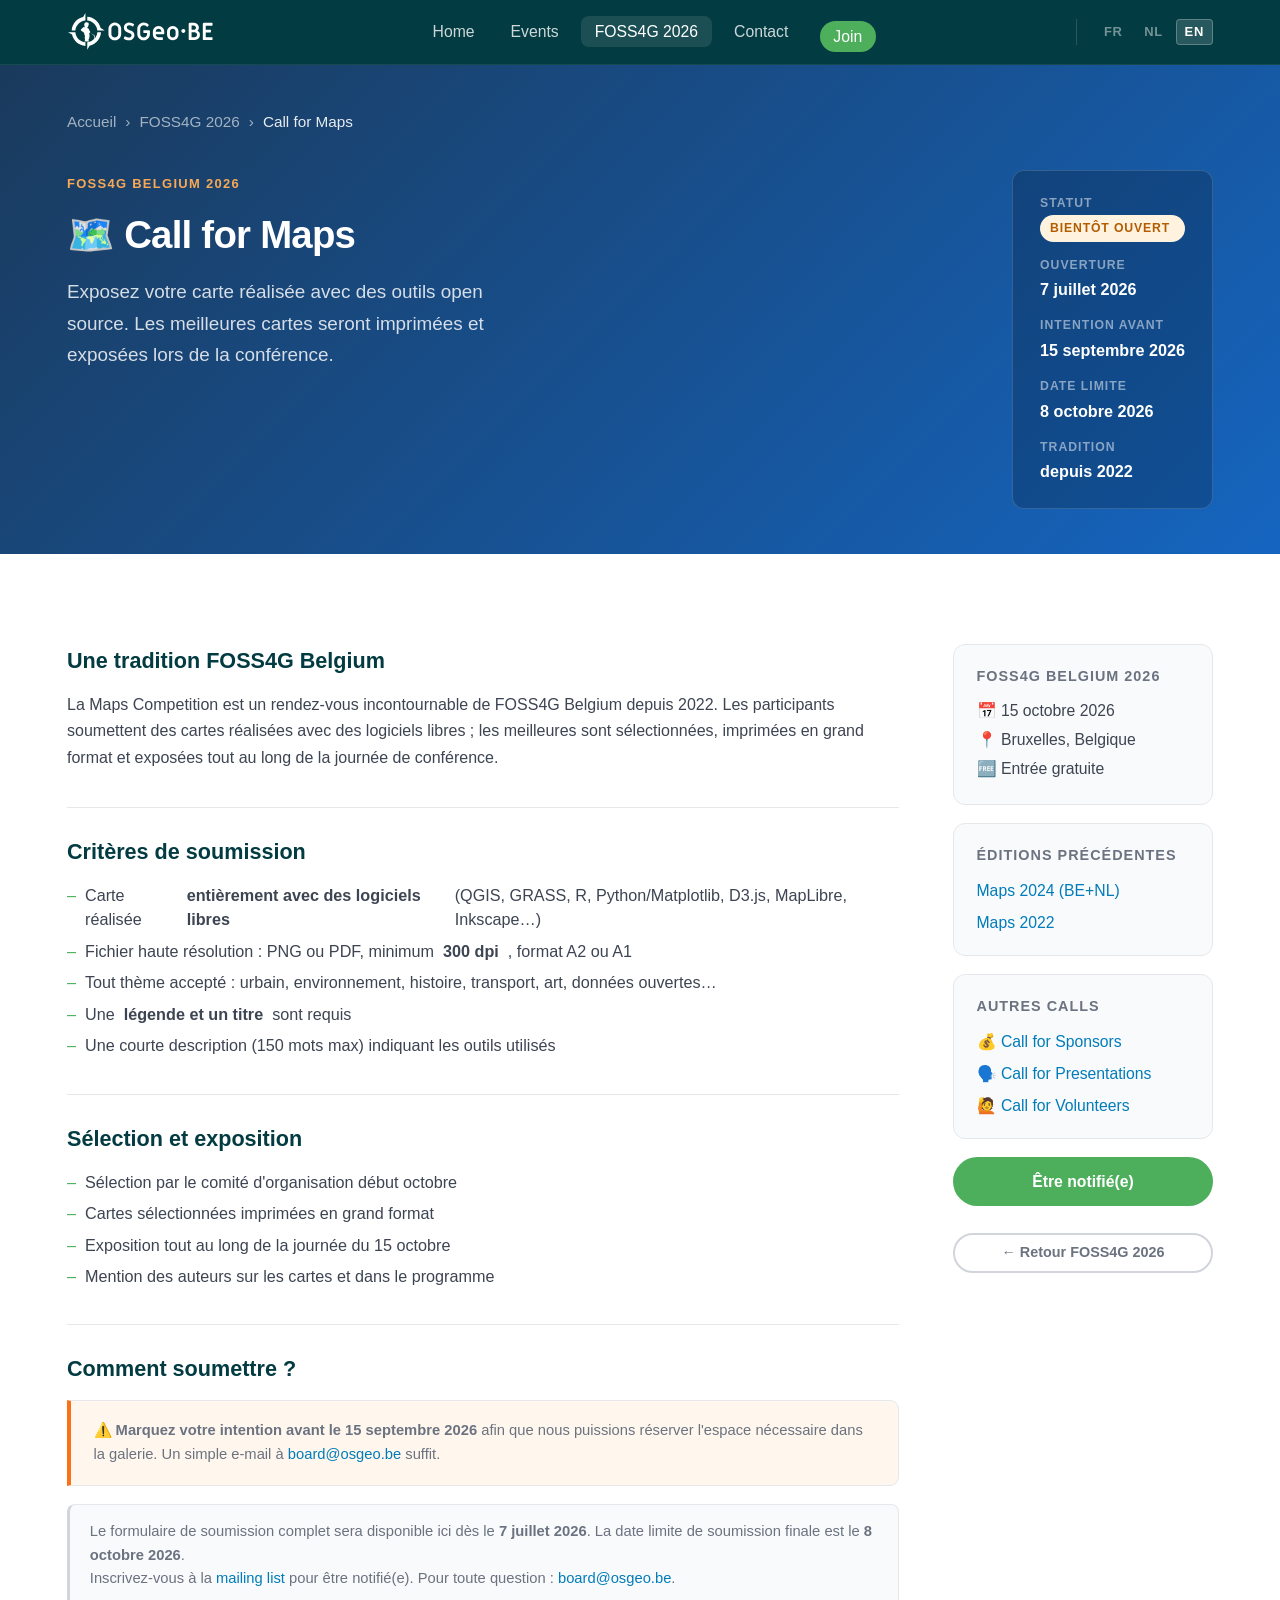
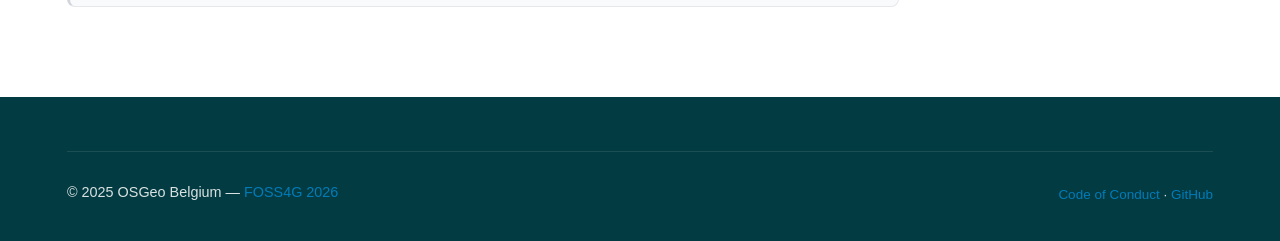
<file: foss4g-2026-maps.html>
<!DOCTYPE html>
<html lang="fr">
<head>
  <meta charset="UTF-8" />
  <meta name="viewport" content="width=device-width, initial-scale=1.0" />
  <meta name="description" content="Call for Maps — FOSS4G Belgium 2026, 15 octobre 2026, Bruxelles." />
  <title>Call for Maps — FOSS4G Belgium 2026</title>
  <link rel="stylesheet" href="style.css" />
  <link rel="icon" type="image/svg+xml" href="logo-icon.svg" />
</head>
<body>

  <header class="site-header">
    <nav class="nav container">
      <a href="index.html" class="nav-logo">
        <img src="logo.svg" alt="OSGeo·BE" class="nav-logo-full" />
      </a>
      <button class="nav-burger" aria-label="Menu" aria-expanded="false">
        <span></span><span></span><span></span>
      </button>
      <ul class="nav-links">
        <li><a href="index.html" data-i18n="nav.home">Accueil</a></li>
        <li><a href="archive.html" data-i18n="nav.events">Événements</a></li>
        <li><a href="foss4g-2026.html" class="active">FOSS4G 2026</a></li>
        <li><a href="contact.html" data-i18n="nav.contact">Contact</a></li>
        <li><a href="https://lists.osgeo.org/cgi-bin/mailman/listinfo/belgium" target="_blank" rel="noopener" class="nav-cta" data-i18n="nav.join">Rejoindre</a></li>
      </ul>
      <div class="lang-switcher">
        <button class="lang-btn active" data-lang="fr">FR</button>
        <button class="lang-btn" data-lang="nl">NL</button>
        <button class="lang-btn" data-lang="en">EN</button>
      </div>
    </nav>
  </header>

  <section class="f26-call-hero f26-call-hero-cfm">
    <div class="container">
      <nav class="breadcrumb f26-breadcrumb">
        <a href="index.html">Accueil</a><span>›</span>
        <a href="foss4g-2026.html">FOSS4G 2026</a><span>›</span>
        <span>Call for Maps</span>
      </nav>
      <div class="f26-call-hero-inner">
        <div>
          <p class="section-eyebrow" style="color:#f9a855;">FOSS4G Belgium 2026</p>
          <h1>🗺️ Call for Maps</h1>
          <p class="f26-hero-lead">Exposez votre carte réalisée avec des outils open source. Les meilleures cartes seront imprimées et exposées lors de la conférence.</p>
        </div>
        <div class="f26-call-meta">
          <div class="f26-meta-item"><span class="f26-meta-label">Statut</span><span class="f26-badge f26-badge-soon">Bientôt ouvert</span></div>
          <div class="f26-meta-item"><span class="f26-meta-label">Ouverture</span><strong>7 juillet 2026</strong></div>
          <div class="f26-meta-item"><span class="f26-meta-label">Intention avant</span><strong>15 septembre 2026</strong></div>
          <div class="f26-meta-item"><span class="f26-meta-label">Date limite</span><strong>8 octobre 2026</strong></div>
          <div class="f26-meta-item"><span class="f26-meta-label">Tradition</span><strong>depuis 2022</strong></div>
        </div>
      </div>
    </div>
  </section>

  <section class="section">
    <div class="container f26-call-body-container">
      <div class="f26-call-content">

        <h2>Une tradition FOSS4G Belgium</h2>
        <p>La Maps Competition est un rendez-vous incontournable de FOSS4G Belgium depuis 2022. Les participants soumettent des cartes réalisées avec des logiciels libres ; les meilleures sont sélectionnées, imprimées en grand format et exposées tout au long de la journée de conférence.</p>

        <h2>Critères de soumission</h2>
        <ul class="f26-list">
          <li>Carte réalisée <strong>entièrement avec des logiciels libres</strong> (QGIS, GRASS, R, Python/Matplotlib, D3.js, MapLibre, Inkscape…)</li>
          <li>Fichier haute résolution : PNG ou PDF, minimum <strong>300 dpi</strong>, format A2 ou A1</li>
          <li>Tout thème accepté : urbain, environnement, histoire, transport, art, données ouvertes…</li>
          <li>Une <strong>légende et un titre</strong> sont requis</li>
          <li>Une courte description (150 mots max) indiquant les outils utilisés</li>
        </ul>

        <h2>Sélection et exposition</h2>
        <ul class="f26-list">
          <li>Sélection par le comité d'organisation début octobre</li>
          <li>Cartes sélectionnées imprimées en grand format</li>
          <li>Exposition tout au long de la journée du 15 octobre</li>
          <li>Mention des auteurs sur les cartes et dans le programme</li>
        </ul>

        <h2>Comment soumettre ?</h2>
        <div class="f26-reg-legal" style="background:#fff7ed;border-left:4px solid #f97316;padding:1rem 1.25rem;border-radius:0 .5rem .5rem 0;margin-bottom:1rem;">
          <strong>⚠️ Marquez votre intention avant le 15 septembre 2026</strong> afin que nous puissions réserver l'espace nécessaire dans la galerie. Un simple e-mail à <a href="mailto:board@osgeo.be">board@osgeo.be</a> suffit.
        </div>
        <div class="f26-reg-legal">
          Le formulaire de soumission complet sera disponible ici dès le <strong>7 juillet 2026</strong>. La date limite de soumission finale est le <strong>8 octobre 2026</strong>.<br>
          Inscrivez-vous à la <a href="https://lists.osgeo.org/cgi-bin/mailman/listinfo/belgium" target="_blank" rel="noopener">mailing list</a> pour être notifié(e). Pour toute question : <a href="mailto:board@osgeo.be">board@osgeo.be</a>.
        </div>

      </div>

      <aside class="f26-call-sidebar">
        <div class="f26-sidebar-card">
          <h4>FOSS4G Belgium 2026</h4>
          <p>📅 15 octobre 2026</p>
          <p>📍 Bruxelles, Belgique</p>
          <p>🆓 Entrée gratuite</p>
        </div>
        <div class="f26-sidebar-card">
          <h4>Éditions précédentes</h4>
          <ul class="f26-sidebar-links">
            <li><a href="https://2024.foss4g.be/" target="_blank" rel="noopener">Maps 2024 (BE+NL)</a></li>
            <li><a href="https://2022.foss4g.be/" target="_blank" rel="noopener">Maps 2022</a></li>
          </ul>
        </div>
        <div class="f26-sidebar-card">
          <h4>Autres calls</h4>
          <ul class="f26-sidebar-links">
            <li><a href="foss4g-2026-sponsors.html">💰 Call for Sponsors</a></li>
            <li><a href="foss4g-2026-presentations.html">🗣️ Call for Presentations</a></li>
            <li><a href="foss4g-2026-volunteers.html">🙋 Call for Volunteers</a></li>
          </ul>
        </div>
        <a href="https://lists.osgeo.org/cgi-bin/mailman/listinfo/belgium" target="_blank" rel="noopener" class="btn btn-primary" style="width:100%;justify-content:center;">Être notifié(e)</a>
        <a href="foss4g-2026.html" class="btn btn-ghost btn-sm" style="width:100%;justify-content:center;margin-top:.5rem;">← Retour FOSS4G 2026</a>
      </aside>
    </div>
  </section>

  <footer class="site-footer">
    <div class="container">
      <div class="footer-bottom">
        <p>© 2025 OSGeo Belgium — <a href="foss4g-2026.html">FOSS4G 2026</a></p>
        <p class="footer-legal-sm"><a href="coc.html" data-i18n="footer.coc">Code de conduite</a> · <a href="https://github.com/OSGeo-be" target="_blank" rel="noopener">GitHub</a></p>
      </div>
    </div>
  </footer>

  <script src="i18n.js"></script>
  <script src="main.js"></script>
</body>
</html>
</file>
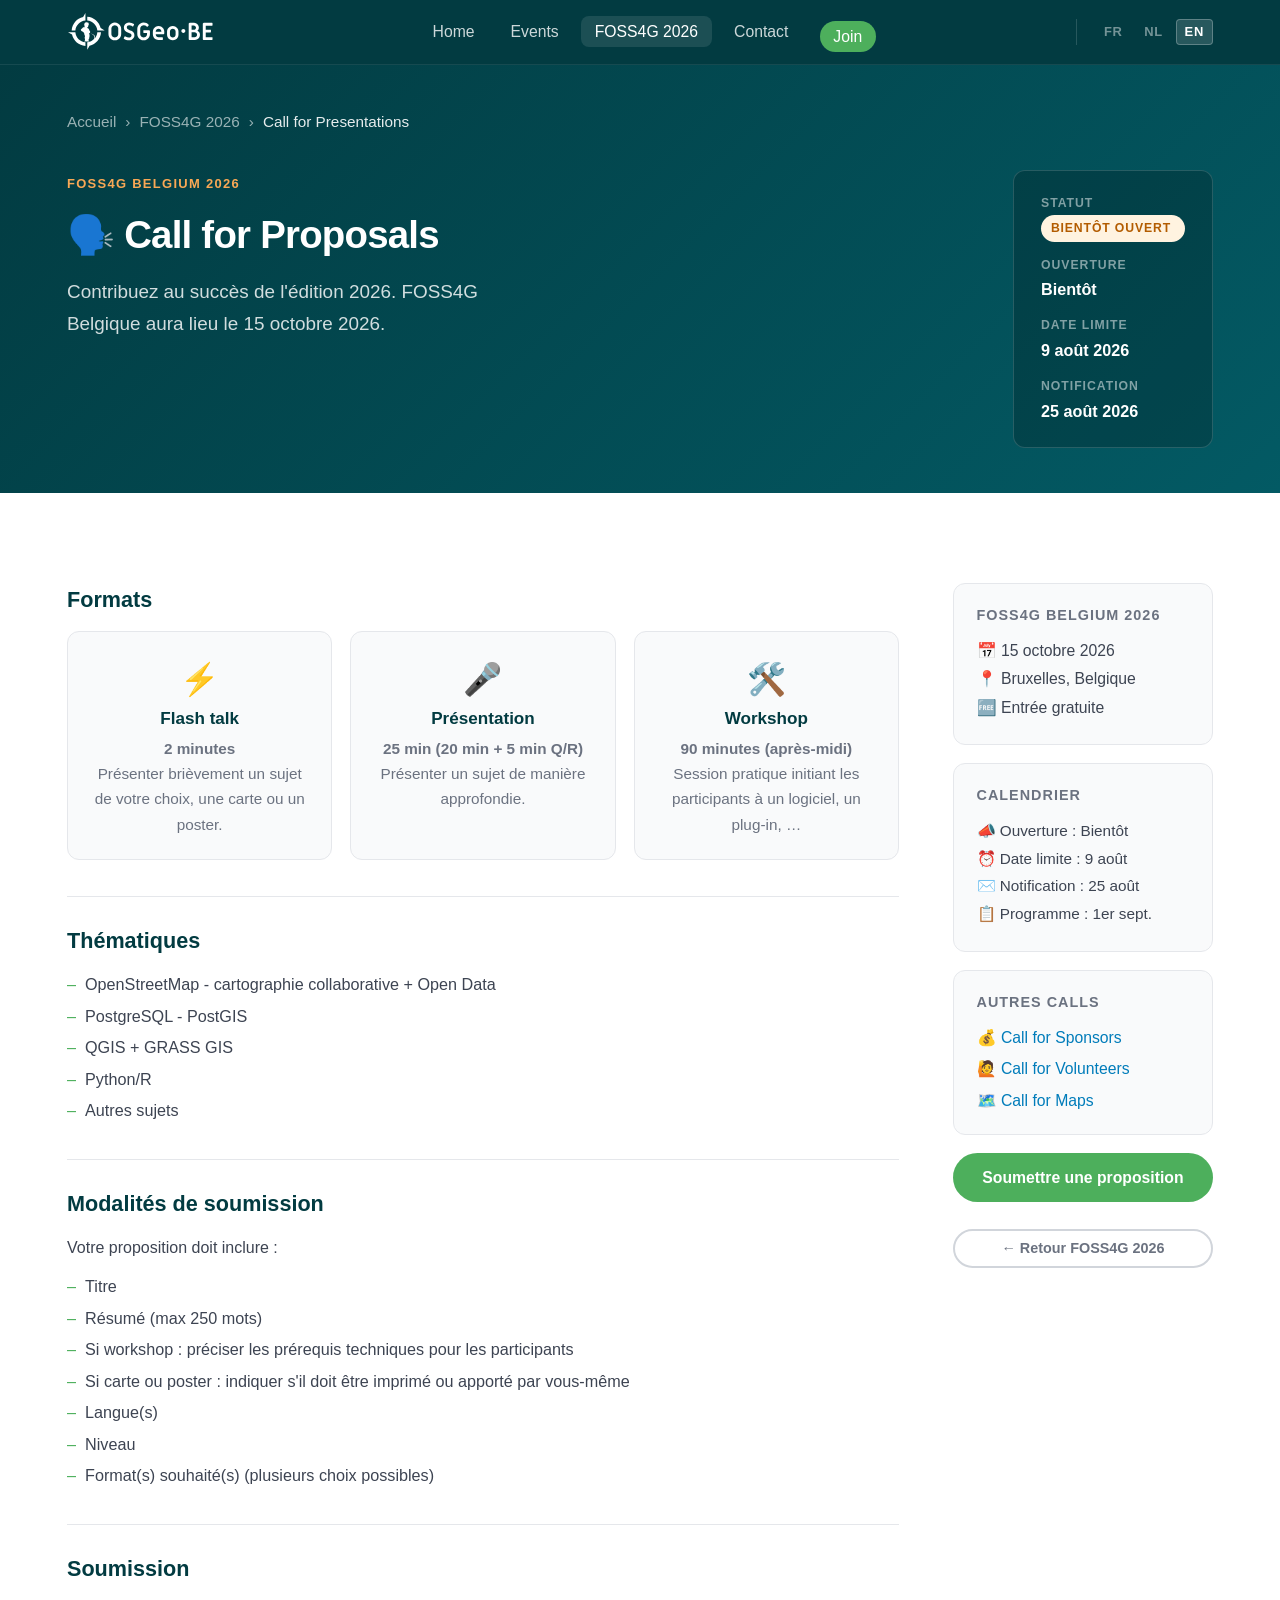
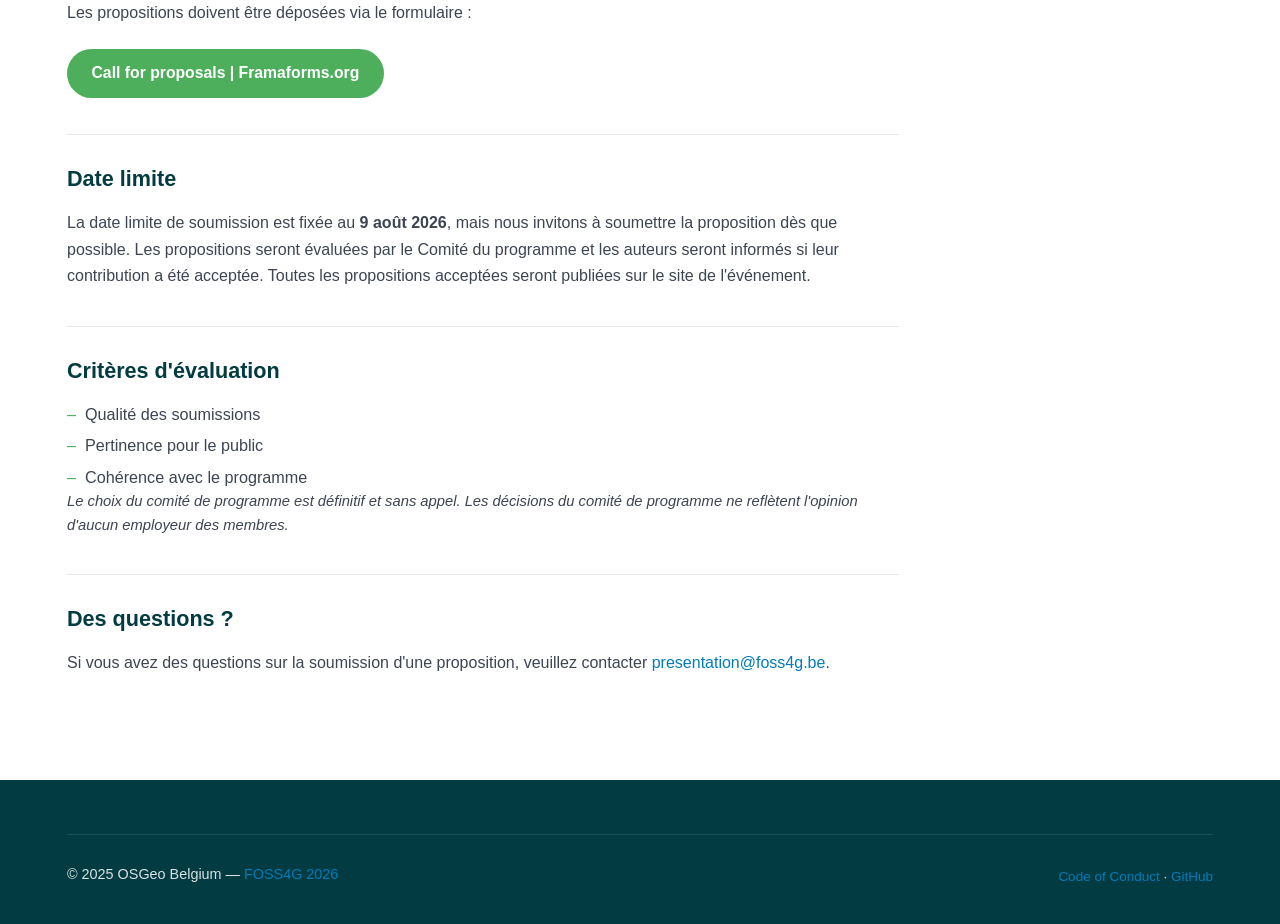
<file: foss4g-2026-presentations.html>
<!DOCTYPE html>
<html lang="fr">
<head>
  <meta charset="UTF-8" />
  <meta name="viewport" content="width=device-width, initial-scale=1.0" />
  <meta name="description" content="Call for Presentations — FOSS4G Belgium 2026, 15 octobre 2026, Bruxelles." />
  <title>Call for Presentations — FOSS4G Belgium 2026</title>
  <link rel="stylesheet" href="style.css" />
  <link rel="icon" type="image/svg+xml" href="logo-icon.svg" />
</head>
<body>

  <header class="site-header">
    <nav class="nav container">
      <a href="index.html" class="nav-logo">
        <img src="logo.svg" alt="OSGeo·BE" class="nav-logo-full" />
      </a>
      <button class="nav-burger" aria-label="Menu" aria-expanded="false">
        <span></span><span></span><span></span>
      </button>
      <ul class="nav-links">
        <li><a href="index.html" data-i18n="nav.home">Accueil</a></li>
        <li><a href="archive.html" data-i18n="nav.events">Événements</a></li>
        <li><a href="foss4g-2026.html" class="active">FOSS4G 2026</a></li>
        <li><a href="contact.html" data-i18n="nav.contact">Contact</a></li>
        <li><a href="https://lists.osgeo.org/cgi-bin/mailman/listinfo/belgium" target="_blank" rel="noopener" class="nav-cta" data-i18n="nav.join">Rejoindre</a></li>
      </ul>
      <div class="lang-switcher">
        <button class="lang-btn active" data-lang="fr">FR</button>
        <button class="lang-btn" data-lang="nl">NL</button>
        <button class="lang-btn" data-lang="en">EN</button>
      </div>
    </nav>
  </header>

  <section class="f26-call-hero f26-call-hero-cfp">
    <div class="container">
      <nav class="breadcrumb f26-breadcrumb">
        <a href="index.html">Accueil</a><span>›</span>
        <a href="foss4g-2026.html">FOSS4G 2026</a><span>›</span>
        <span>Call for Presentations</span>
      </nav>
      <div class="f26-call-hero-inner">
        <div>
          <p class="section-eyebrow" style="color:#f9a855;">FOSS4G Belgium 2026</p>
          <h1>🗣️ Call for Proposals</h1>
          <p class="f26-hero-lead">Contribuez au succès de l'édition 2026. FOSS4G Belgique aura lieu le 15 octobre 2026.</p>
        </div>
        <div class="f26-call-meta">
          <div class="f26-meta-item"><span class="f26-meta-label">Statut</span><span class="f26-badge f26-badge-soon">Bientôt ouvert</span></div>
          <div class="f26-meta-item"><span class="f26-meta-label">Ouverture</span><strong>Bientôt</strong></div>
          <div class="f26-meta-item"><span class="f26-meta-label">Date limite</span><strong>9 août 2026</strong></div>
          <div class="f26-meta-item"><span class="f26-meta-label">Notification</span><strong>25 août 2026</strong></div>
        </div>
      </div>
    </div>
  </section>

  <section class="section">
    <div class="container f26-call-body-container">
      <div class="f26-call-content">

        <h2>Formats</h2>
        <div class="f26-formats-grid">
          <div class="f26-format-card">
            <span class="f26-format-icon">⚡</span>
            <h3>Flash talk</h3>
            <p class="f26-format-time">2 minutes</p>
            <p>Présenter brièvement un sujet de votre choix, une carte ou un poster.</p>
          </div>
          <div class="f26-format-card">
            <span class="f26-format-icon">🎤</span>
            <h3>Présentation</h3>
            <p class="f26-format-time">25 min (20 min + 5 min Q/R)</p>
            <p>Présenter un sujet de manière approfondie.</p>
          </div>
          <div class="f26-format-card">
            <span class="f26-format-icon">🛠️</span>
            <h3>Workshop</h3>
            <p class="f26-format-time">90 minutes (après-midi)</p>
            <p>Session pratique initiant les participants à un logiciel, un plug-in, …</p>
          </div>
        </div>

        <h2>Thématiques</h2>
        <ul class="f26-list">
          <li>OpenStreetMap - cartographie collaborative + Open Data</li>
          <li>PostgreSQL - PostGIS</li>
          <li>QGIS + GRASS GIS</li>
          <li>Python/R</li>
          <li>Autres sujets</li>
        </ul>

        <h2>Modalités de soumission</h2>
        <p>Votre proposition doit inclure :</p>
        <ul class="f26-list">
          <li>Titre</li>
          <li>Résumé (max 250 mots)</li>
          <li>Si workshop : préciser les prérequis techniques pour les participants</li>
          <li>Si carte ou poster : indiquer s'il doit être imprimé ou apporté par vous-même</li>
          <li>Langue(s)</li>
          <li>Niveau</li>
          <li>Format(s) souhaité(s) (plusieurs choix possibles)</li>
        </ul>

        <h2>Soumission</h2>
        <p>Les propositions doivent être déposées via le formulaire :</p>
        <p><a href="https://framaforms.org/call-for-proposals-1780600203" target="_blank" rel="noopener" class="btn btn-primary" style="display:inline-flex;margin-top:.5rem;">Call for proposals | Framaforms.org</a></p>

        <h2>Date limite</h2>
        <p>La date limite de soumission est fixée au <strong>9 août 2026</strong>, mais nous invitons à soumettre la proposition dès que possible. Les propositions seront évaluées par le Comité du programme et les auteurs seront informés si leur contribution a été acceptée. Toutes les propositions acceptées seront publiées sur le site de l'événement.</p>

        <h2>Critères d'évaluation</h2>
        <ul class="f26-list">
          <li>Qualité des soumissions</li>
          <li>Pertinence pour le public</li>
          <li>Cohérence avec le programme</li>
        </ul>
        <p class="f26-tiers-note">Le choix du comité de programme est définitif et sans appel. Les décisions du comité de programme ne reflètent l'opinion d'aucun employeur des membres.</p>

        <h2>Des questions ?</h2>
        <p>Si vous avez des questions sur la soumission d'une proposition, veuillez contacter <a href="mailto:presentation@foss4g.be">presentation@foss4g.be</a>.</p>

      </div>

      <aside class="f26-call-sidebar">
        <div class="f26-sidebar-card">
          <h4>FOSS4G Belgium 2026</h4>
          <p>📅 15 octobre 2026</p>
          <p>📍 Bruxelles, Belgique</p>
          <p>🆓 Entrée gratuite</p>
        </div>
        <div class="f26-sidebar-card">
          <h4>Calendrier</h4>
          <p style="font-size:.85rem;line-height:1.8;">
            📣 Ouverture : Bientôt<br>
            ⏰ Date limite : 9 août<br>
            ✉️ Notification : 25 août<br>
            📋 Programme : 1er sept.
          </p>
        </div>
        <div class="f26-sidebar-card">
          <h4>Autres calls</h4>
          <ul class="f26-sidebar-links">
            <li><a href="foss4g-2026-sponsors.html">💰 Call for Sponsors</a></li>
            <li><a href="foss4g-2026-volunteers.html">🙋 Call for Volunteers</a></li>
            <li><a href="foss4g-2026-maps.html">🗺️ Call for Maps</a></li>
          </ul>
        </div>
        <a href="https://framaforms.org/call-for-proposals-1780600203" target="_blank" rel="noopener" class="btn btn-primary" style="width:100%;justify-content:center;">Soumettre une proposition</a>
        <a href="foss4g-2026.html" class="btn btn-ghost btn-sm" style="width:100%;justify-content:center;margin-top:.5rem;">← Retour FOSS4G 2026</a>
      </aside>
    </div>
  </section>

  <footer class="site-footer">
    <div class="container">
      <div class="footer-bottom">
        <p>© 2025 OSGeo Belgium — <a href="foss4g-2026.html">FOSS4G 2026</a></p>
        <p class="footer-legal-sm"><a href="coc.html" data-i18n="footer.coc">Code de conduite</a> · <a href="https://github.com/OSGeo-be" target="_blank" rel="noopener">GitHub</a></p>
      </div>
    </div>
  </footer>

  <script src="i18n.js"></script>
  <script src="main.js"></script>
</body>
</html>
</file>
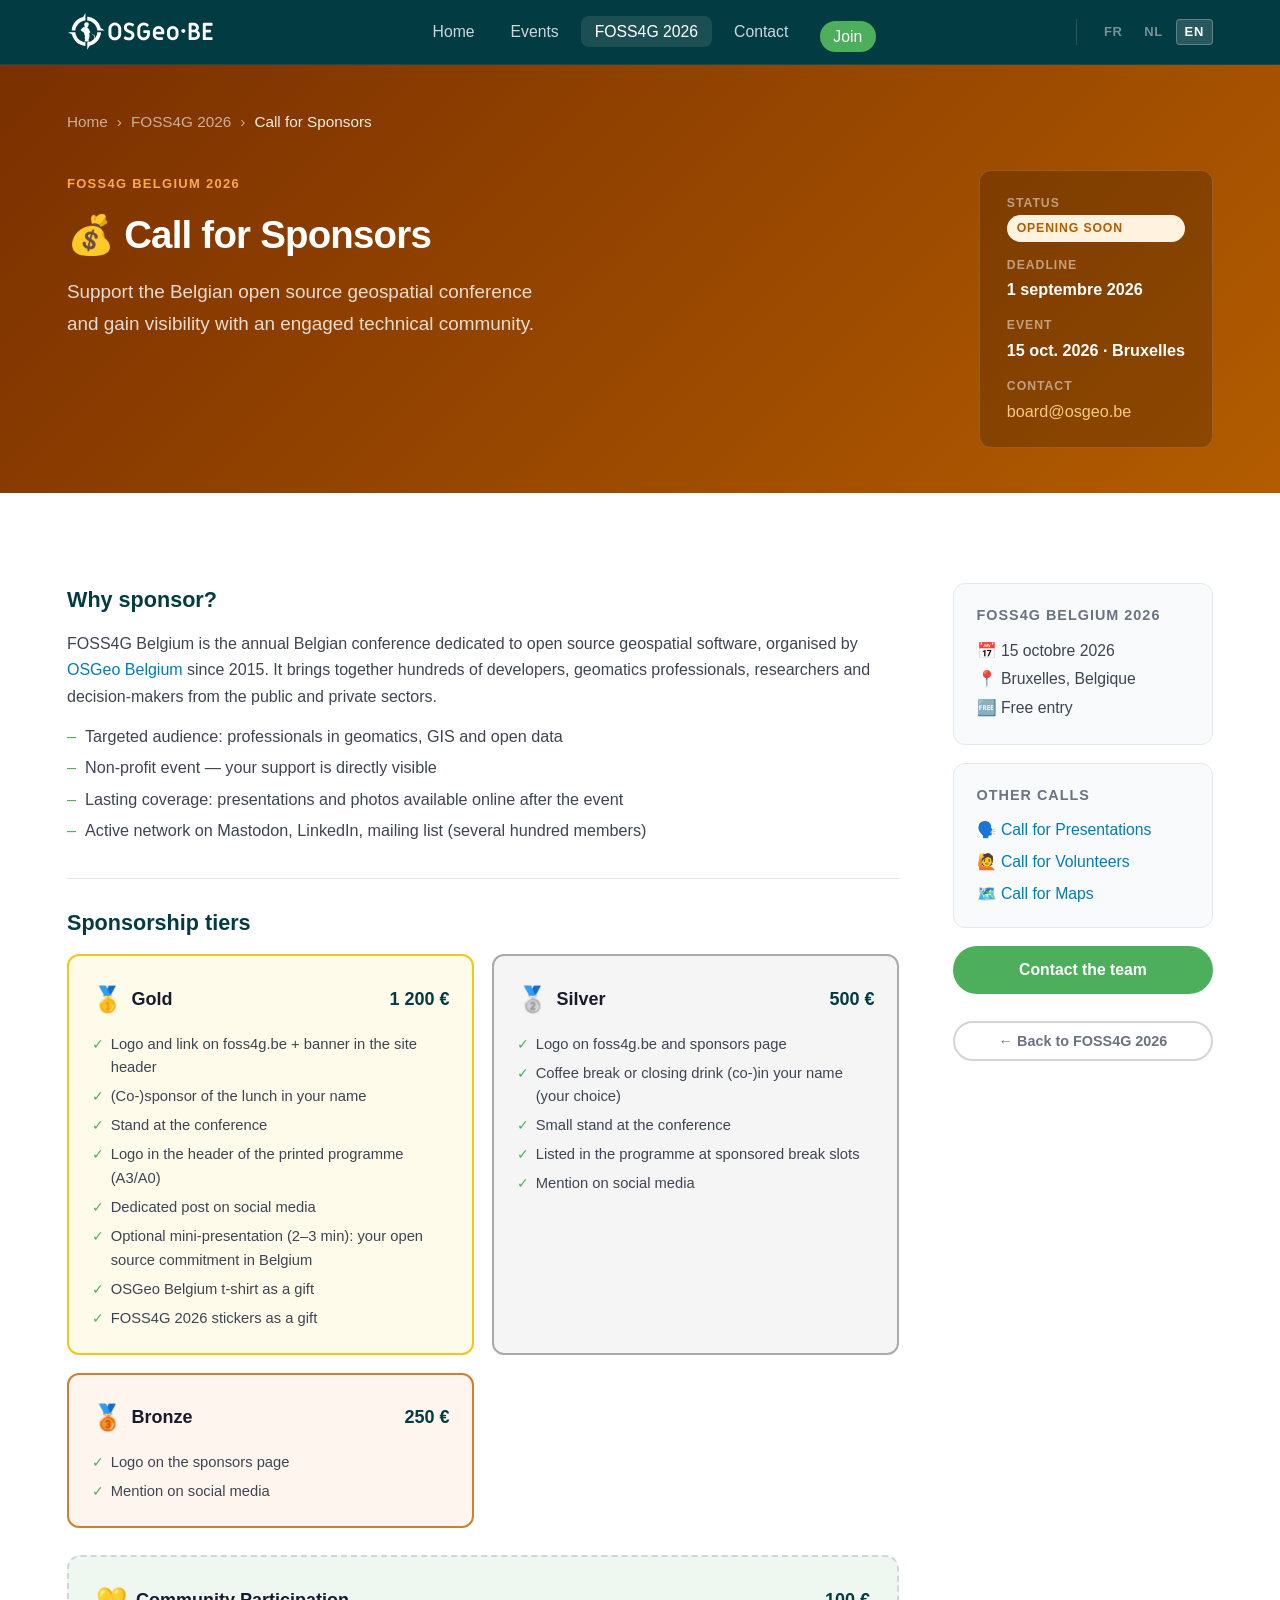
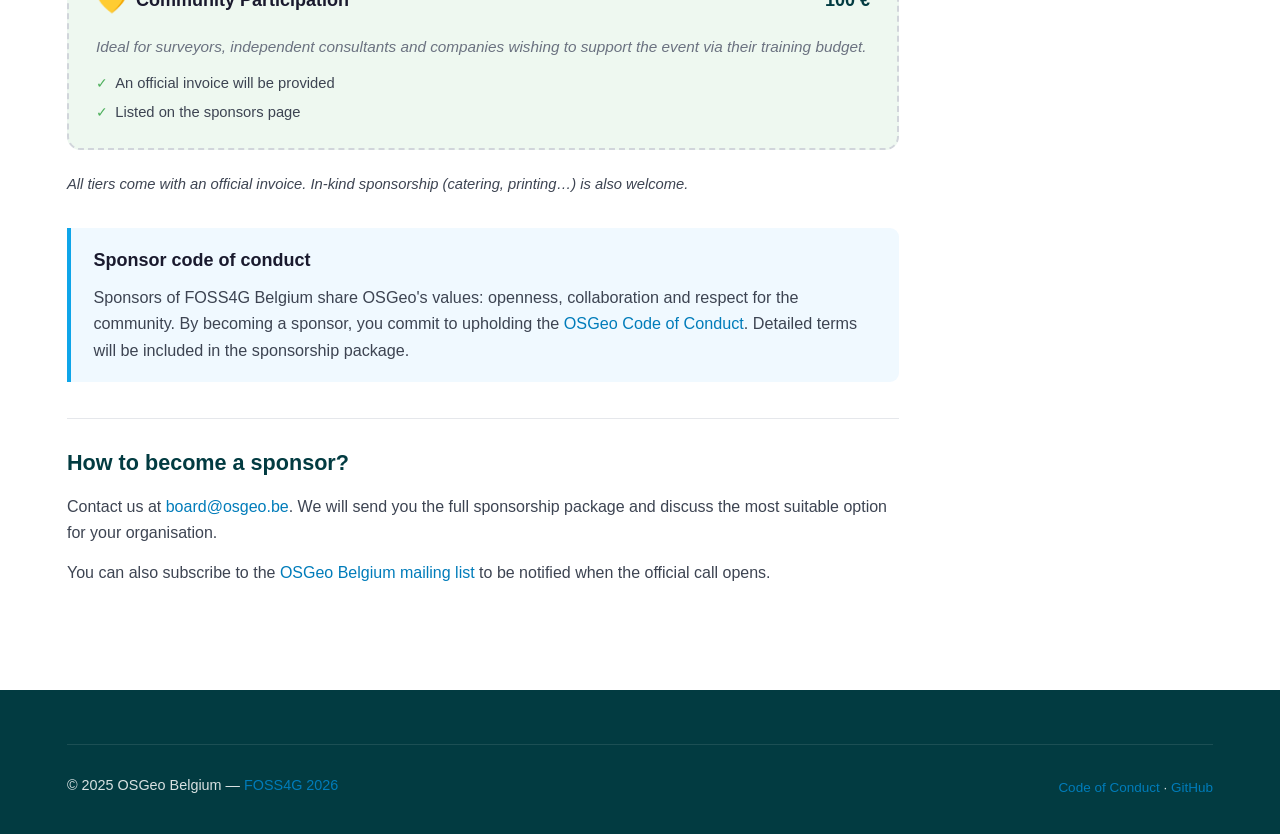
<file: foss4g-2026-sponsors.html>
<!DOCTYPE html>
<html lang="fr">
<head>
  <meta charset="UTF-8" />
  <meta name="viewport" content="width=device-width, initial-scale=1.0" />
  <meta name="description" content="Call for Sponsors — FOSS4G Belgium 2026, 15 octobre 2026, Bruxelles." />
  <title>Call for Sponsors — FOSS4G Belgium 2026</title>
  <link rel="stylesheet" href="style.css" />
  <link rel="icon" type="image/svg+xml" href="logo-icon.svg" />
</head>
<body>

  <header class="site-header">
    <nav class="nav container">
      <a href="index.html" class="nav-logo">
        <img src="logo.svg" alt="OSGeo·BE" class="nav-logo-full" />
      </a>
      <button class="nav-burger" aria-label="Menu" aria-expanded="false">
        <span></span><span></span><span></span>
      </button>
      <ul class="nav-links">
        <li><a href="index.html" data-i18n="nav.home">Accueil</a></li>
        <li><a href="archive.html" data-i18n="nav.events">Événements</a></li>
        <li><a href="foss4g-2026.html" class="active">FOSS4G 2026</a></li>
        <li><a href="contact.html" data-i18n="nav.contact">Contact</a></li>
        <li><a href="https://lists.osgeo.org/cgi-bin/mailman/listinfo/belgium" target="_blank" rel="noopener" class="nav-cta" data-i18n="nav.join">Rejoindre</a></li>
      </ul>
      <div class="lang-switcher">
        <button class="lang-btn active" data-lang="fr">FR</button>
        <button class="lang-btn" data-lang="nl">NL</button>
        <button class="lang-btn" data-lang="en">EN</button>
      </div>
    </nav>
  </header>

  <section class="f26-call-hero f26-call-hero-sponsors">
    <div class="container">
      <nav class="breadcrumb f26-breadcrumb">
        <a href="index.html" data-i18n="nav.home">Accueil</a><span>›</span>
        <a href="foss4g-2026.html">FOSS4G 2026</a><span>›</span>
        <span>Call for Sponsors</span>
      </nav>
      <div class="f26-call-hero-inner">
        <div>
          <p class="section-eyebrow" style="color:#f9a855;">FOSS4G Belgium 2026</p>
          <h1>💰 Call for Sponsors</h1>
          <p class="f26-hero-lead" data-i18n="cfs.page.hero.lead">Soutenez la conférence belge des logiciels libres géospatiaux et gagnez en visibilité auprès d'une communauté technique engagée.</p>
        </div>
        <div class="f26-call-meta">
          <div class="f26-meta-item"><span class="f26-meta-label" data-i18n="cfs.page.meta.status">Statut</span><span class="f26-badge f26-badge-soon" data-i18n="cfs.page.badge.soon">Bientôt ouvert</span></div>
          <div class="f26-meta-item"><span class="f26-meta-label" data-i18n="cfs.page.meta.deadline">Date limite</span><strong>1 septembre 2026</strong></div>
          <div class="f26-meta-item"><span class="f26-meta-label" data-i18n="cfs.page.meta.event">Événement</span><strong>15 oct. 2026 · Bruxelles</strong></div>
          <div class="f26-meta-item"><span class="f26-meta-label" data-i18n="cfs.page.meta.contact">Contact</span><a href="mailto:board@osgeo.be">board@osgeo.be</a></div>
        </div>
      </div>
    </div>
  </section>

  <section class="section">
    <div class="container f26-call-body-container">

      <div class="f26-call-content">

        <h2 data-i18n="cfs.page.why.title">Pourquoi sponsoriser ?</h2>
        <p data-i18n-html="cfs.page.why.p">FOSS4G Belgium est la conférence annuelle belge dédiée aux logiciels libres géospatiaux, organisée par <a href="https://www.osgeo.be">OSGeo Belgium</a> depuis 2015. Elle réunit chaque année des centaines de développeurs, géomaticiens, chercheurs et décideurs du secteur public et privé.</p>
        <ul class="f26-list">
          <li data-i18n="cfs.page.why.i1">Audience ciblée : professionnels de la géomatique, du GIS et de l'open data</li>
          <li data-i18n="cfs.page.why.i2">Événement sans but lucratif — votre soutien est directement visible</li>
          <li data-i18n="cfs.page.why.i3">Couverture durable : présentations et photos disponibles en ligne après l'événement</li>
          <li data-i18n="cfs.page.why.i4">Réseau actif sur Mastodon, LinkedIn, mailing list (plusieurs centaines de membres)</li>
        </ul>

        <h2 data-i18n="cfs.page.tiers.title">Niveaux de sponsoring</h2>
        <div class="f26-tiers">
          <div class="f26-tier f26-tier-gold">
            <div class="f26-tier-head">
              <span class="f26-tier-medal">🥇</span>
              <h3>Gold</h3>
              <span class="f26-tier-price">1 200 €</span>
            </div>
            <ul class="f26-tier-list">
              <li data-i18n="cfs.page.gold.i1">Logo et lien sur foss4g.be + bannière dans l'en-tête du site</li>
              <li data-i18n="cfs.page.gold.i2">(Co-)sponsor du lunch à votre nom</li>
              <li data-i18n="cfs.page.gold.i3">Stand lors de la conférence</li>
              <li data-i18n="cfs.page.gold.i4">Logo dans l'en-tête du programme imprimé (A3/A0)</li>
              <li data-i18n="cfs.page.gold.i5">Post dédié sur les réseaux sociaux</li>
              <li data-i18n="cfs.page.gold.i6">Mini-présentation optionnelle (2–3 min) : votre engagement open source en Belgique</li>
              <li data-i18n="cfs.page.gold.i7">T-shirt OSGeo Belgium offert</li>
              <li data-i18n="cfs.page.gold.i8">Stickers FOSS4G 2026 offerts</li>
            </ul>
          </div>
          <div class="f26-tier f26-tier-silver">
            <div class="f26-tier-head">
              <span class="f26-tier-medal">🥈</span>
              <h3>Silver</h3>
              <span class="f26-tier-price">500 €</span>
            </div>
            <ul class="f26-tier-list">
              <li data-i18n="cfs.page.silver.i1">Logo sur foss4g.be et page sponsors</li>
              <li data-i18n="cfs.page.silver.i2">Pause café ou verre de clôture (co-)à votre nom (au choix)</li>
              <li data-i18n="cfs.page.silver.i3">Petit stand lors de la conférence</li>
              <li data-i18n="cfs.page.silver.i4">Repris dans le programme au niveau des pauses sponsorisées</li>
              <li data-i18n="cfs.page.silver.i5">Mention sur les réseaux sociaux</li>
            </ul>
          </div>
          <div class="f26-tier f26-tier-bronze">
            <div class="f26-tier-head">
              <span class="f26-tier-medal">🥉</span>
              <h3>Bronze</h3>
              <span class="f26-tier-price">250 €</span>
            </div>
            <ul class="f26-tier-list">
              <li data-i18n="cfs.page.bronze.i1">Logo sur la page sponsors</li>
              <li data-i18n="cfs.page.bronze.i2">Mention sur les réseaux sociaux</li>
            </ul>
          </div>
        </div>

        <div class="f26-tier f26-tier-community" style="margin-top:1.5rem;border:2px dashed #d1d5db;border-radius:.75rem;padding:1.25rem 1.5rem;">
          <div class="f26-tier-head">
            <span class="f26-tier-medal">💛</span>
            <h3 data-i18n="cfs.page.community.title">Participation Community</h3>
            <span class="f26-tier-price">100 €</span>
          </div>
          <p style="font-size:.85rem;color:#6b7280;font-style:italic;margin:.5rem 0 .75rem;" data-i18n="cfs.page.community.desc">Idéal pour géomètres, consultants indépendants et entreprises souhaitant soutenir l'événement via leur budget formation.</p>
          <ul class="f26-tier-list">
            <li data-i18n="cfs.page.community.i1">Une facture officielle vous sera transmise</li>
            <li data-i18n="cfs.page.community.i2">Mention sur la page sponsors</li>
          </ul>
        </div>

        <p class="f26-tiers-note" style="margin-top:1.25rem;" data-i18n="cfs.page.note">Toutes les formules donnent lieu à une facture officielle. Un sponsoring en nature (catering, impression…) est également possible.</p>

        <div style="background:#f0f9ff;border-left:4px solid #0ea5e9;padding:1rem 1.25rem;border-radius:0 .5rem .5rem 0;margin:1.75rem 0;">
          <h3 style="margin:0 0 .5rem;font-size:1rem;" data-i18n="cfs.page.coc.title">Code de conduite des sponsors</h3>
          <p style="margin:0;font-size:.9rem;" data-i18n-html="cfs.page.coc.text">Les sponsors de FOSS4G Belgium partagent les valeurs d'OSGeo : ouverture, collaboration et respect de la communauté. En devenant sponsor, vous vous engagez à respecter le <a href="https://www.osgeo.org/resources/osgeo-code-of-conduct/" target="_blank" rel="noopener">Code de conduite OSGeo</a>. Les modalités détaillées seront précisées dans le dossier de sponsoring.</p>
        </div>

        <h2 data-i18n="cfs.page.how.title">Comment devenir sponsor ?</h2>
        <p data-i18n-html="cfs.page.how.p1">Contactez-nous à <a href="mailto:board@osgeo.be">board@osgeo.be</a>. Nous vous enverrons le dossier de sponsoring complet et discuterons de la formule la plus adaptée à votre organisation.</p>
        <p data-i18n-html="cfs.page.how.p2">Vous pouvez également vous inscrire à la <a href="https://lists.osgeo.org/cgi-bin/mailman/listinfo/belgium" target="_blank" rel="noopener">mailing list OSGeo Belgium</a> pour être informé(e) dès l'ouverture officielle du call.</p>

      </div>

      <aside class="f26-call-sidebar">
        <div class="f26-sidebar-card">
          <h4>FOSS4G Belgium 2026</h4>
          <p>📅 15 octobre 2026</p>
          <p>📍 Bruxelles, Belgique</p>
          <p>🆓 <span data-i18n="cfs.page.sidebar.free">Entrée gratuite</span></p>
        </div>
        <div class="f26-sidebar-card">
          <h4 data-i18n="cfs.page.sidebar.other">Autres calls</h4>
          <ul class="f26-sidebar-links">
            <li><a href="foss4g-2026-presentations.html">🗣️ Call for Presentations</a></li>
            <li><a href="foss4g-2026-volunteers.html">🙋 Call for Volunteers</a></li>
            <li><a href="foss4g-2026-maps.html">🗺️ Call for Maps</a></li>
          </ul>
        </div>
        <a href="mailto:board@osgeo.be" class="btn btn-primary" style="width:100%;justify-content:center;" data-i18n="cfs.page.sidebar.contact">Contacter l'équipe</a>
        <a href="foss4g-2026.html" class="btn btn-ghost btn-sm" style="width:100%;justify-content:center;margin-top:.5rem;" data-i18n="cfs.page.sidebar.back">← Retour FOSS4G 2026</a>
      </aside>
    </div>
  </section>

  <footer class="site-footer">
    <div class="container">
      <div class="footer-bottom">
        <p>© 2025 OSGeo Belgium — <a href="foss4g-2026.html">FOSS4G 2026</a></p>
        <p class="footer-legal-sm"><a href="coc.html" data-i18n="footer.coc">Code de conduite</a> · <a href="https://github.com/OSGeo-be" target="_blank" rel="noopener">GitHub</a></p>
      </div>
    </div>
  </footer>

  <script src="i18n.js"></script>
  <script src="main.js"></script>
</body>
</html>
</file>
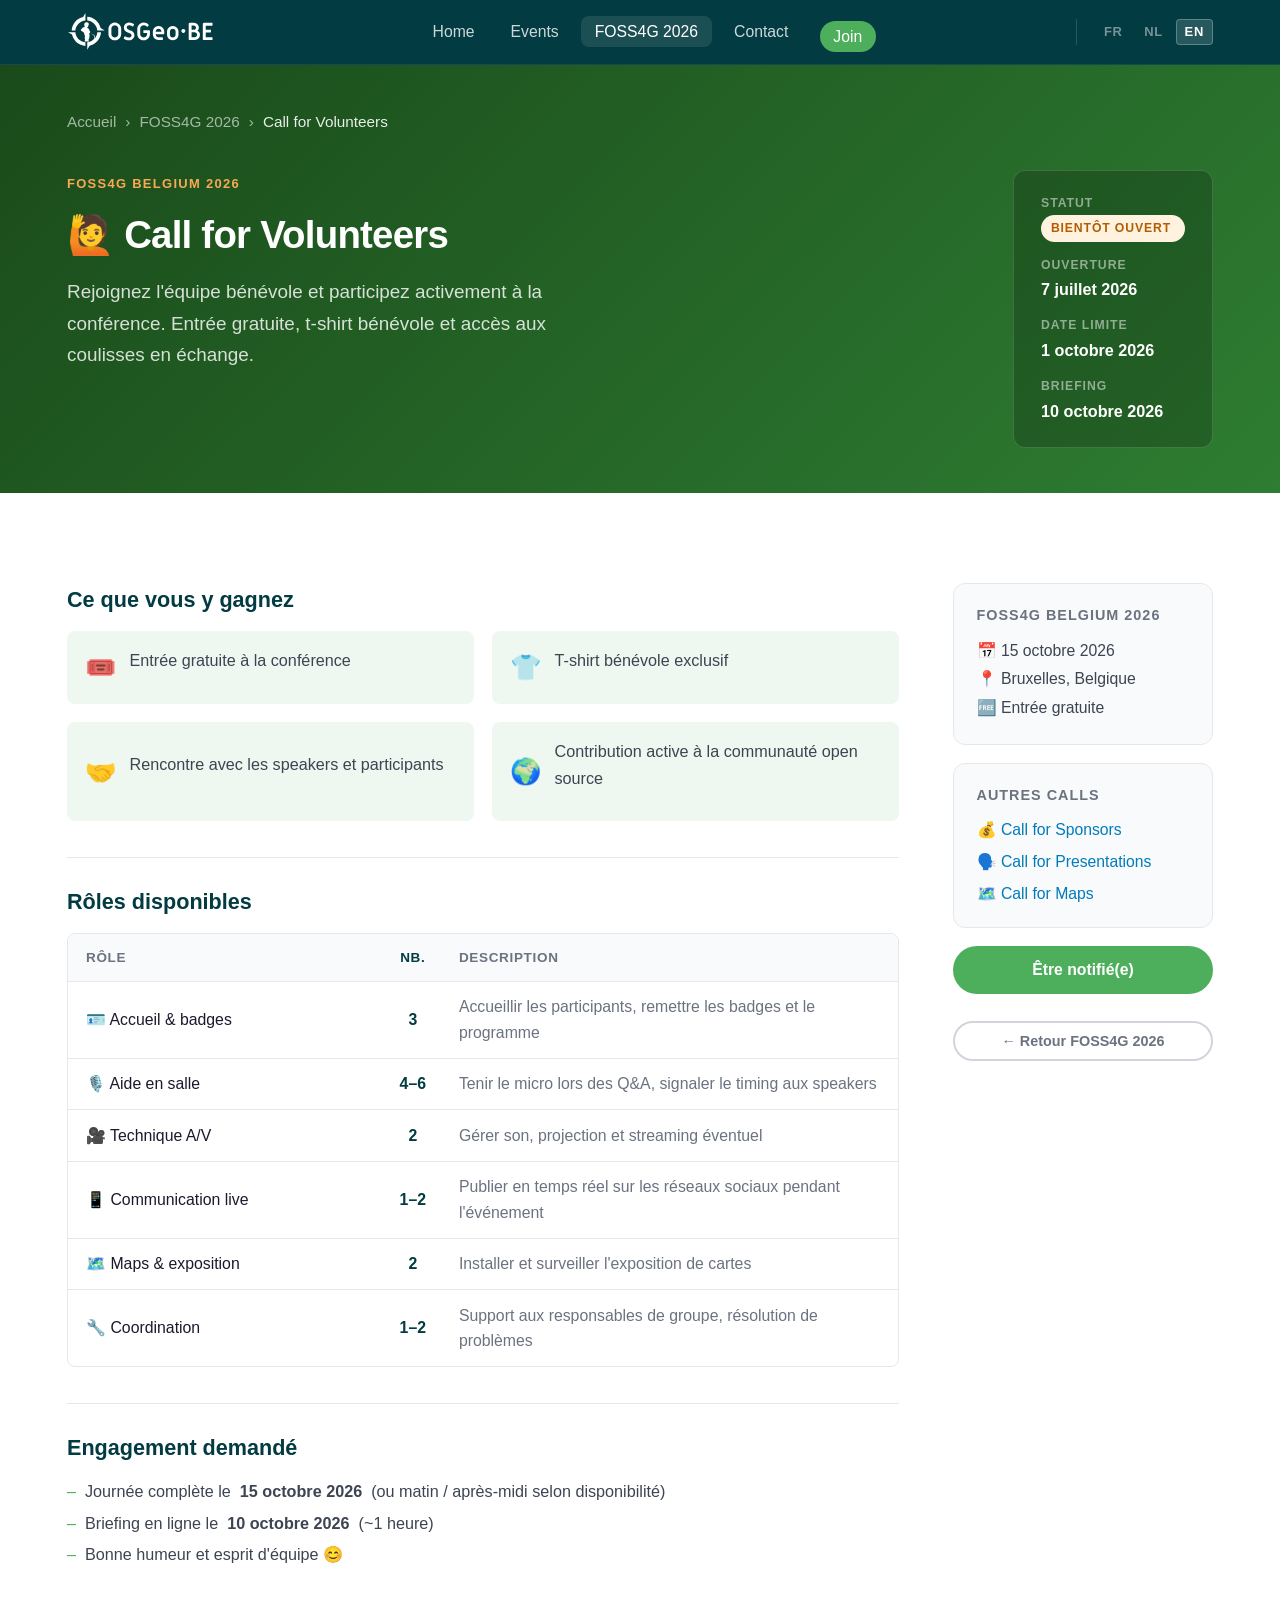
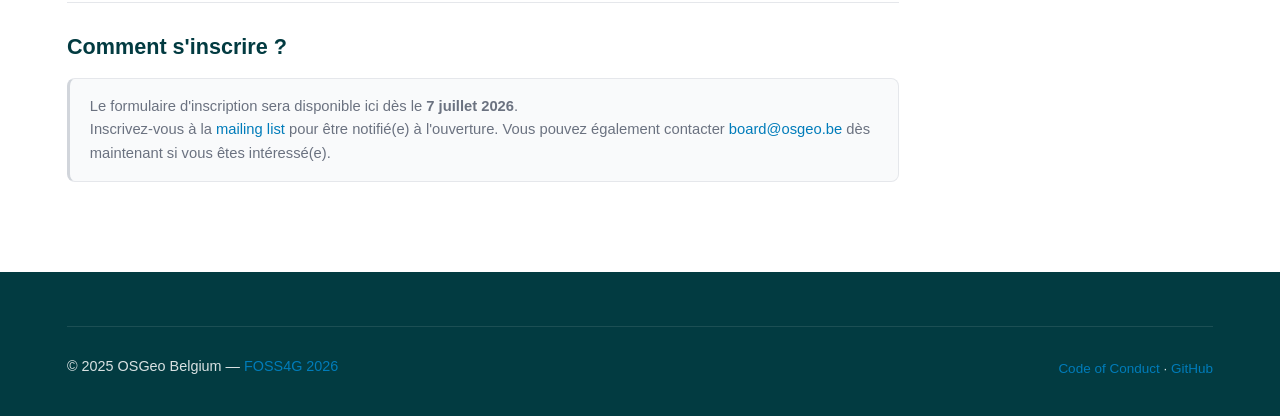
<file: foss4g-2026-volunteers.html>
<!DOCTYPE html>
<html lang="fr">
<head>
  <meta charset="UTF-8" />
  <meta name="viewport" content="width=device-width, initial-scale=1.0" />
  <meta name="description" content="Call for Volunteers — FOSS4G Belgium 2026, 15 octobre 2026, Bruxelles." />
  <title>Call for Volunteers — FOSS4G Belgium 2026</title>
  <link rel="stylesheet" href="style.css" />
  <link rel="icon" type="image/svg+xml" href="logo-icon.svg" />
</head>
<body>

  <header class="site-header">
    <nav class="nav container">
      <a href="index.html" class="nav-logo">
        <img src="logo.svg" alt="OSGeo·BE" class="nav-logo-full" />
      </a>
      <button class="nav-burger" aria-label="Menu" aria-expanded="false">
        <span></span><span></span><span></span>
      </button>
      <ul class="nav-links">
        <li><a href="index.html" data-i18n="nav.home">Accueil</a></li>
        <li><a href="archive.html" data-i18n="nav.events">Événements</a></li>
        <li><a href="foss4g-2026.html" class="active">FOSS4G 2026</a></li>
        <li><a href="contact.html" data-i18n="nav.contact">Contact</a></li>
        <li><a href="https://lists.osgeo.org/cgi-bin/mailman/listinfo/belgium" target="_blank" rel="noopener" class="nav-cta" data-i18n="nav.join">Rejoindre</a></li>
      </ul>
      <div class="lang-switcher">
        <button class="lang-btn active" data-lang="fr">FR</button>
        <button class="lang-btn" data-lang="nl">NL</button>
        <button class="lang-btn" data-lang="en">EN</button>
      </div>
    </nav>
  </header>

  <section class="f26-call-hero f26-call-hero-cfv">
    <div class="container">
      <nav class="breadcrumb f26-breadcrumb">
        <a href="index.html">Accueil</a><span>›</span>
        <a href="foss4g-2026.html">FOSS4G 2026</a><span>›</span>
        <span>Call for Volunteers</span>
      </nav>
      <div class="f26-call-hero-inner">
        <div>
          <p class="section-eyebrow" style="color:#f9a855;">FOSS4G Belgium 2026</p>
          <h1>🙋 Call for Volunteers</h1>
          <p class="f26-hero-lead">Rejoignez l'équipe bénévole et participez activement à la conférence. Entrée gratuite, t-shirt bénévole et accès aux coulisses en échange.</p>
        </div>
        <div class="f26-call-meta">
          <div class="f26-meta-item"><span class="f26-meta-label">Statut</span><span class="f26-badge f26-badge-soon">Bientôt ouvert</span></div>
          <div class="f26-meta-item"><span class="f26-meta-label">Ouverture</span><strong>7 juillet 2026</strong></div>
          <div class="f26-meta-item"><span class="f26-meta-label">Date limite</span><strong>1 octobre 2026</strong></div>
          <div class="f26-meta-item"><span class="f26-meta-label">Briefing</span><strong>10 octobre 2026</strong></div>
        </div>
      </div>
    </div>
  </section>

  <section class="section">
    <div class="container f26-call-body-container">
      <div class="f26-call-content">

        <h2>Ce que vous y gagnez</h2>
        <div class="f26-perks">
          <div class="f26-perk"><span>🎟️</span><p>Entrée gratuite à la conférence</p></div>
          <div class="f26-perk"><span>👕</span><p>T-shirt bénévole exclusif</p></div>
          <div class="f26-perk"><span>🤝</span><p>Rencontre avec les speakers et participants</p></div>
          <div class="f26-perk"><span>🌍</span><p>Contribution active à la communauté open source</p></div>
        </div>

        <h2>Rôles disponibles</h2>
        <div class="f26-roles-table">
          <div class="f26-role-row f26-role-head">
            <span>Rôle</span><span>Nb.</span><span>Description</span>
          </div>
          <div class="f26-role-row">
            <span>🪪 Accueil & badges</span><span>3</span><span>Accueillir les participants, remettre les badges et le programme</span>
          </div>
          <div class="f26-role-row">
            <span>🎙️ Aide en salle</span><span>4–6</span><span>Tenir le micro lors des Q&A, signaler le timing aux speakers</span>
          </div>
          <div class="f26-role-row">
            <span>🎥 Technique A/V</span><span>2</span><span>Gérer son, projection et streaming éventuel</span>
          </div>
          <div class="f26-role-row">
            <span>📱 Communication live</span><span>1–2</span><span>Publier en temps réel sur les réseaux sociaux pendant l'événement</span>
          </div>
          <div class="f26-role-row">
            <span>🗺️ Maps & exposition</span><span>2</span><span>Installer et surveiller l'exposition de cartes</span>
          </div>
          <div class="f26-role-row">
            <span>🔧 Coordination</span><span>1–2</span><span>Support aux responsables de groupe, résolution de problèmes</span>
          </div>
        </div>

        <h2>Engagement demandé</h2>
        <ul class="f26-list">
          <li>Journée complète le <strong>15 octobre 2026</strong> (ou matin / après-midi selon disponibilité)</li>
          <li>Briefing en ligne le <strong>10 octobre 2026</strong> (~1 heure)</li>
          <li>Bonne humeur et esprit d'équipe 😊</li>
        </ul>

        <h2>Comment s'inscrire ?</h2>
        <div class="f26-reg-legal">
          Le formulaire d'inscription sera disponible ici dès le <strong>7 juillet 2026</strong>.<br>
          Inscrivez-vous à la <a href="https://lists.osgeo.org/cgi-bin/mailman/listinfo/belgium" target="_blank" rel="noopener">mailing list</a> pour être notifié(e) à l'ouverture. Vous pouvez également contacter <a href="mailto:board@osgeo.be">board@osgeo.be</a> dès maintenant si vous êtes intéressé(e).
        </div>

      </div>

      <aside class="f26-call-sidebar">
        <div class="f26-sidebar-card">
          <h4>FOSS4G Belgium 2026</h4>
          <p>📅 15 octobre 2026</p>
          <p>📍 Bruxelles, Belgique</p>
          <p>🆓 Entrée gratuite</p>
        </div>
        <div class="f26-sidebar-card">
          <h4>Autres calls</h4>
          <ul class="f26-sidebar-links">
            <li><a href="foss4g-2026-sponsors.html">💰 Call for Sponsors</a></li>
            <li><a href="foss4g-2026-presentations.html">🗣️ Call for Presentations</a></li>
            <li><a href="foss4g-2026-maps.html">🗺️ Call for Maps</a></li>
          </ul>
        </div>
        <a href="https://lists.osgeo.org/cgi-bin/mailman/listinfo/belgium" target="_blank" rel="noopener" class="btn btn-primary" style="width:100%;justify-content:center;">Être notifié(e)</a>
        <a href="foss4g-2026.html" class="btn btn-ghost btn-sm" style="width:100%;justify-content:center;margin-top:.5rem;">← Retour FOSS4G 2026</a>
      </aside>
    </div>
  </section>

  <footer class="site-footer">
    <div class="container">
      <div class="footer-bottom">
        <p>© 2025 OSGeo Belgium — <a href="foss4g-2026.html">FOSS4G 2026</a></p>
        <p class="footer-legal-sm"><a href="coc.html" data-i18n="footer.coc">Code de conduite</a> · <a href="https://github.com/OSGeo-be" target="_blank" rel="noopener">GitHub</a></p>
      </div>
    </div>
  </footer>

  <script src="i18n.js"></script>
  <script src="main.js"></script>
</body>
</html>
</file>
<file: style.css>
/* === RESET === */
*, *::before, *::after { box-sizing: border-box; margin: 0; padding: 0; }

:root {
  --green:      #4daf5c;
  --green-dark: #023b41;
  --green-mid:  #3a9e4a;
  --green-pale: #eef8f0;
  --blue:       #007cba;
  --blue-pale:  #e6f2fb;
  --text:       #1a1a2e;
  --text-mid:   #3d4452;
  --text-muted: #6b7280;
  --border:     #e5e7eb;
  --border-mid: #d1d5db;
  --bg:         #ffffff;
  --bg-alt:     #f9fafb;
  --bg-dark:    #023b41;
  --shadow-sm:  0 1px 3px rgba(0,0,0,.08), 0 1px 2px rgba(0,0,0,.06);
  --shadow:     0 4px 16px rgba(0,0,0,.08);
  --shadow-lg:  0 10px 40px rgba(0,0,0,.12);
  --radius:     8px;
  --radius-lg:  16px;
  --t:          .18s ease;
}

html { scroll-behavior: smooth; }
body {
  font-family: -apple-system, BlinkMacSystemFont, 'Segoe UI', Roboto, 'Helvetica Neue', Arial, sans-serif;
  color: var(--text);
  background: var(--bg);
  line-height: 1.6;
  font-size: 16px;
}
a { color: var(--blue); text-decoration: none; }
a:hover { text-decoration: underline; }
ul { list-style: none; }
img, svg { display: block; }

/* === LAYOUT === */
.container {
  max-width: 1100px;
  margin: 0 auto;
  padding: 0 1.5rem;
}
.section       { padding: 4rem 0; }
.section-alt   { background: var(--bg-alt); }
.section-dark  { background: var(--bg-dark); color: #fff; }

/* === BUTTONS === */
.btn {
  display: inline-flex;
  align-items: center;
  justify-content: center;
  gap: .45rem;
  padding: .55rem 1.25rem;
  border-radius: 9999px;
  font-size: .875rem;
  font-weight: 600;
  cursor: pointer;
  border: 2px solid transparent;
  transition: var(--t);
  text-decoration: none;
  white-space: nowrap;
}
.btn:hover { text-decoration: none; }
.btn-primary { background: var(--green); color: #fff; }
.btn-primary:hover { background: var(--green-mid); }
.btn-dark { background: var(--green-dark); color: #fff; }
.btn-dark:hover { background: #035060; }
.btn-outline { border-color: var(--green-dark); color: var(--green-dark); }
.btn-outline:hover { background: var(--green-pale); }
.btn-outline-white { border-color: rgba(255,255,255,.5); color: #fff; }
.btn-outline-white:hover { background: rgba(255,255,255,.1); }
.btn-ghost { color: var(--text-muted); border-color: var(--border-mid); }
.btn-ghost:hover { background: var(--bg-alt); color: var(--text); }
.btn-sm { padding: .35rem .9rem; font-size: .8rem; }

/* === HEADER / NAV === */
.site-header {
  background: var(--green-dark);
  position: sticky;
  top: 0;
  z-index: 200;
  border-bottom: 1px solid rgba(255,255,255,.08);
}
.nav {
  display: flex;
  align-items: center;
  height: 64px;
  gap: 1.5rem;
}
.nav-logo {
  display: flex;
  align-items: center;
  text-decoration: none;
  flex-shrink: 0;
}
.nav-logo-full {
  height: 40px;
  width: auto;
  filter: brightness(0) invert(1);
}
.nav-logo-text {
  font-size: .95rem;
  font-weight: 700;
  color: #fff;
  letter-spacing: .01em;
  line-height: 1;
}
.nav-logo-text span { color: var(--green); }

/* === LANG SWITCHER === */
.lang-switcher {
  display: flex;
  gap: .2rem;
  margin-left: auto;
  padding-left: 1rem;
  border-left: 1px solid rgba(255,255,255,.15);
  flex-shrink: 0;
}
.lang-btn {
  background: none;
  border: 1px solid transparent;
  color: rgba(255,255,255,.45);
  font-size: .72rem;
  font-weight: 700;
  cursor: pointer;
  padding: .3rem .45rem;
  border-radius: 4px;
  transition: var(--t);
  letter-spacing: .05em;
  line-height: 1;
}
.lang-btn:hover { color: rgba(255,255,255,.8); border-color: rgba(255,255,255,.2); }
.lang-btn.active { color: #fff; background: rgba(255,255,255,.15); border-color: rgba(255,255,255,.25); }

.nav-links {
  display: flex;
  align-items: center;
  gap: .25rem;
  margin-left: auto;
}
.nav-links a {
  color: rgba(255,255,255,.8);
  font-size: .875rem;
  font-weight: 500;
  padding: .4rem .75rem;
  border-radius: var(--radius);
  transition: var(--t);
  text-decoration: none;
  white-space: nowrap;
}
.nav-links a:hover,
.nav-links a.active { color: #fff; background: rgba(255,255,255,.1); }
.nav-links a.nav-cta {
  background: var(--green);
  color: #fff;
  margin-left: .5rem;
  border-radius: 9999px;
}
.nav-links a.nav-cta:hover { background: var(--green-mid); }

.nav-burger {
  display: none;
  flex-direction: column;
  gap: 5px;
  background: none;
  border: none;
  cursor: pointer;
  padding: .5rem;
  margin-left: auto;
  z-index: 201;
}
.nav-burger span { display: block; width: 22px; height: 2px; background: #fff; border-radius: 2px; transition: var(--t); }

/* === SECTION HEADER === */
.section-title {
  font-size: 1.75rem;
  font-weight: 700;
  letter-spacing: -.02em;
  margin-bottom: .5rem;
  color: var(--green-dark);
}
.section-sub {
  color: var(--text-muted);
  font-size: 1rem;
  margin-bottom: 2.5rem;
  max-width: 540px;
}
.section-eyebrow {
  display: inline-block;
  font-size: .72rem;
  font-weight: 700;
  letter-spacing: .1em;
  text-transform: uppercase;
  color: var(--green);
  margin-bottom: .5rem;
}
.section-header { margin-bottom: 2.5rem; }
.section-header-center { text-align: center; }
.section-header-center .section-sub { margin-left: auto; margin-right: auto; }

/* Events section header - replacement for inline style */
.events-header {
  display: flex;
  align-items: flex-end;
  justify-content: space-between;
  flex-wrap: wrap;
  gap: 1rem;
  margin-bottom: 1.75rem;
}

/* Events container - replacement for inline style */
.events-container {
  display: flex;
  flex-direction: column;
  gap: 0.75rem;
}

/* === HERO === */
.hero {
  background: var(--green-dark);
  color: #fff;
  padding: 3.5rem 0;
  position: relative;
  overflow: hidden;
}
.hero::before {
  content: '';
  position: absolute;
  inset: 0;
  background: radial-gradient(ellipse at 80% 50%, rgba(77,175,92,.12) 0%, transparent 60%);
  pointer-events: none;
}
.hero-inner {
  display: grid;
  grid-template-columns: 1fr;
  gap: 2rem;
  align-items: center;
}
.hero-banner-col {
  position: relative;
  flex-shrink: 0;
}
.hero-banner-img {
  width: 100%;
  max-width: 380px;
  border-radius: var(--radius-lg);
  box-shadow: 0 8px 32px rgba(0,0,0,.35);
  display: block;
  object-fit: cover;
}
.hero-logo-badge {
  position: absolute;
  bottom: -1rem;
  right: -1rem;
  background: var(--green-dark);
  border: 3px solid rgba(255,255,255,.15);
  border-radius: var(--radius-lg);
  padding: .6rem .9rem;
  box-shadow: 0 4px 16px rgba(0,0,0,.3);
}
.hero-logo-badge img {
  height: 36px;
  width: auto;
  filter: brightness(0) invert(1);
  display: block;
}
.hero-text-col { padding-left: .5rem; }
.hero-eyebrow {
  display: inline-flex;
  align-items: center;
  gap: .5rem;
  background: rgba(77,175,92,.2);
  border: 1px solid rgba(77,175,92,.3);
  border-radius: 9999px;
  padding: .3rem .9rem;
  font-size: .78rem;
  font-weight: 600;
  letter-spacing: .07em;
  text-transform: uppercase;
  color: var(--green);
  margin-bottom: 1.25rem;
}
.hero h1 {
  font-size: clamp(1.8rem, 3.5vw, 2.8rem);
  font-weight: 700;
  line-height: 1.15;
  letter-spacing: -.03em;
  margin-bottom: 1rem;
}
.hero-lead {
  font-size: 1rem;
  line-height: 1.7;
  color: rgba(255,255,255,.8);
  margin-bottom: 2rem;
  max-width: 500px;
}
.hero-actions { display: flex; gap: .75rem; flex-wrap: wrap; }

/* === FOSS4G YEARS GRID === */
.foss4g-years-grid {
  display: flex;
  flex-wrap: wrap;
  gap: .75rem;
  justify-content: center;
}
.foss4g-year-card {
  display: flex;
  flex-direction: column;
  align-items: center;
  padding: .9rem 1.25rem;
  background: var(--bg);
  border: 1px solid var(--border);
  border-radius: var(--radius);
  text-decoration: none;
  color: var(--text);
  transition: var(--t);
  min-width: 90px;
  text-align: center;
  position: relative;
}
.foss4g-year-card:hover { border-color: var(--green); box-shadow: var(--shadow); transform: translateY(-2px); text-decoration: none; }
.foss4g-year-card.foss4g-current { border-color: var(--green); background: var(--green-pale); }
.foss4g-year-card.foss4g-upcoming { border-color: #e07b00; background: #fff8f0; }
.foss4g-year-card.foss4g-upcoming .fy-year { color: #b35c00; }
.foss4g-year-card.foss4g-upcoming .fy-badge { background: #e07b00; }
.fy-year { font-size: 1.1rem; font-weight: 700; color: var(--green-dark); line-height: 1; }
.fy-label { font-size: .72rem; color: var(--text-muted); margin-top: .2rem; }
.fy-badge {
  position: absolute;
  top: -.5rem;
  right: -.5rem;
  background: var(--green);
  color: #fff;
  font-size: .62rem;
  font-weight: 700;
  padding: .15rem .45rem;
  border-radius: 9999px;
  text-transform: uppercase;
  letter-spacing: .05em;
}

/* FOSS4G promo box (archive.html) */
.foss4g-promo-box {
  background: var(--green-pale);
  border: 1px solid #b8e0c0;
  border-radius: var(--radius-lg);
  padding: 1.5rem;
  margin-bottom: 2.5rem;
}

.foss4g-promo-title {
  font-size: 1.1rem;
  font-weight: 700;
  margin-bottom: 0.75rem;
  color: var(--green-dark);
}

.foss4g-promo-box .section-eyebrow {
  margin-bottom: 0.5rem;
}

/* === STATS BAR === */
.stats-bar {
  background: var(--bg-alt);
  border-top: 1px solid var(--border);
  border-bottom: 1px solid var(--border);
  padding: 1.5rem 0;
}
.stats-inner {
  display: flex;
  gap: 0;
  justify-content: space-around;
  flex-wrap: wrap;
}
.stat {
  display: flex;
  flex-direction: column;
  align-items: center;
  padding: .5rem 2rem;
}
.stat strong {
  font-size: 1.6rem;
  font-weight: 700;
  color: var(--green-dark);
  line-height: 1;
}
.stat span { font-size: .78rem; color: var(--text-muted); text-transform: uppercase; letter-spacing: .06em; margin-top: .25rem; }

/* === CARDS === */
.card {
  background: var(--bg);
  border: 1px solid var(--border);
  border-radius: var(--radius-lg);
  overflow: hidden;
  transition: box-shadow var(--t), transform var(--t);
}
.card:hover { box-shadow: var(--shadow); transform: translateY(-2px); }
.card-body { padding: 1.5rem; }
.card-title { font-size: 1rem; font-weight: 600; margin-bottom: .4rem; color: var(--text); }
.card-meta { font-size: .8rem; color: var(--text-muted); margin-bottom: .6rem; }
.card-text { font-size: .875rem; color: var(--text-mid); line-height: 1.6; }

/* === GRID === */
.grid-3 { display: grid; grid-template-columns: 1fr; gap: 1.25rem; }
.grid-4 { display: grid; grid-template-columns: repeat(2, 1fr); gap: 1.25rem; }
.grid-2 { display: grid; grid-template-columns: 1fr; gap: 1.25rem; }

/* === EVENT CARDS === */
.event-card {
  background: var(--bg);
  border: 1px solid var(--border);
  border-radius: var(--radius-lg);
  padding: 1.25rem 1.5rem;
  display: flex;
  gap: 1.25rem;
  transition: box-shadow var(--t), transform var(--t);
  text-decoration: none;
  color: inherit;
}
.event-card:hover { box-shadow: var(--shadow); transform: translateY(-2px); text-decoration: none; }
.event-card.featured { border-color: var(--green); border-left: 4px solid var(--green); }

.event-date-badge {
  display: flex;
  flex-direction: column;
  align-items: center;
  justify-content: flex-start;
  min-width: 48px;
  text-align: center;
  padding-top: .1rem;
  flex-shrink: 0;
}
.event-date-badge .day { font-size: 1.5rem; font-weight: 700; line-height: 1; color: var(--green-dark); }
.event-date-badge .month { font-size: .7rem; font-weight: 600; color: var(--text-muted); text-transform: uppercase; letter-spacing: .05em; }

.event-info h3 { font-size: .95rem; font-weight: 600; margin-bottom: .3rem; }
.event-info .event-loc { font-size: .8rem; color: var(--text-muted); margin-bottom: .4rem; }
.event-info p { font-size: .85rem; color: var(--text-mid); }
.event-tag {
  display: inline-block;
  font-size: .68rem;
  font-weight: 700;
  letter-spacing: .06em;
  text-transform: uppercase;
  padding: .15rem .55rem;
  border-radius: 9999px;
  background: var(--green-pale);
  color: var(--green-dark);
  margin-bottom: .4rem;
}
.event-tag.tag-blue { background: var(--blue-pale); color: var(--blue); }
.event-tag.tag-orange { background: #fff0e0; color: #b35c00; }
.event-tag.tag-grey { background: var(--bg-alt); color: var(--text-muted); }

/* === PILLARS === */
.pillar {
  background: var(--bg);
  border: 1px solid var(--border);
  border-radius: var(--radius-lg);
  padding: 1.5rem;
  transition: box-shadow var(--t);
}
.pillar:hover { box-shadow: var(--shadow); }
.pillar-icon { font-size: 1.6rem; margin-bottom: .75rem; }
.pillar h3 { font-size: .95rem; font-weight: 600; margin-bottom: .4rem; color: var(--green-dark); }
.pillar p { font-size: .85rem; color: var(--text-muted); }

/* === JOIN BANNER === */
.join-banner {
  background: linear-gradient(135deg, var(--green-dark), #035060);
  color: #fff;
  border-radius: var(--radius-lg);
  padding: 3rem;
  display: flex;
  align-items: center;
  justify-content: space-between;
  gap: 2rem;
  flex-wrap: wrap;
}
.join-banner h2 { font-size: 1.5rem; font-weight: 700; margin-bottom: .5rem; }
.join-banner p { color: rgba(255,255,255,.8); font-size: .95rem; max-width: 480px; }

/* === BOARD === */
.board-grid { display: flex; flex-wrap: wrap; gap: 1rem; justify-content: center; }
.board-card {
  display: flex;
  align-items: center;
  gap: .9rem;
  background: var(--bg);
  border: 1px solid var(--border);
  border-radius: var(--radius);
  padding: 1rem 1.25rem;
  flex: 1 1 200px;
}
.board-card.president { border-color: var(--green); background: var(--green-pale); }
.avatar {
  width: 42px; height: 42px;
  border-radius: 50%;
  background: var(--green-dark);
  color: #fff;
  display: flex; align-items: center; justify-content: center;
  font-size: .72rem; font-weight: 700;
  flex-shrink: 0;
}
.board-card.president .avatar { background: var(--green); }
.board-card h3 { font-size: .9rem; font-weight: 600; }
.board-card .role { font-size: .78rem; color: var(--green-dark); font-weight: 500; }

/* === FOUNDERS PHOTO === */
.founders-photo {
  margin-top: 2rem;
  border-radius: var(--radius-lg);
  overflow: hidden;
  box-shadow: var(--shadow);
  border: 1px solid var(--border);
}
.founders-photo img {
  width: 100%;
  display: block;
  max-height: 420px;
  object-fit: cover;
  object-position: center 60%;
}
.founders-photo figcaption {
  background: var(--green-dark);
  color: rgba(255,255,255,.85);
  font-size: .8rem;
  padding: .6rem 1rem;
  text-align: center;
  font-style: italic;
}
.founders-photo figcaption em { color: #fff; font-style: italic; }

/* === SOCIAL LINKS === */
.social-grid { display: flex; flex-wrap: wrap; gap: .75rem; }
.social-link {
  display: flex;
  align-items: center;
  gap: .65rem;
  padding: .65rem 1.1rem;
  border: 1px solid var(--border);
  border-radius: var(--radius);
  text-decoration: none;
  color: var(--text);
  font-size: .875rem;
  font-weight: 500;
  transition: var(--t);
  background: var(--bg);
}
.social-link:hover { border-color: var(--green); background: var(--green-pale); color: var(--green-dark); text-decoration: none; }
.social-link .icon { width: 20px; height: 20px; flex-shrink: 0; }
.contact-matrix-help {
  margin-top: .6rem;
  font-size: .8rem;
  color: var(--text-muted);
  line-height: 1.5;
}
.contact-matrix-help a { color: var(--blue); }

/* === ARCHIVE TABLE === */
.year-group { margin-bottom: 3rem; }
.year-heading {
  font-size: 1.25rem;
  font-weight: 700;
  color: var(--green-dark);
  padding-bottom: .5rem;
  border-bottom: 2px solid var(--green);
  margin-bottom: 1.25rem;
  display: flex;
  align-items: center;
  gap: .75rem;
}
.events-list { display: flex; flex-direction: column; gap: .6rem; }
.archive-event {
  display: grid;
  grid-template-columns: 110px 1fr auto;
  gap: 1rem;
  align-items: start;
  padding: .85rem 1rem;
  background: var(--bg);
  border: 1px solid var(--border);
  border-radius: var(--radius);
  transition: var(--t);
}
.archive-event:hover { border-color: var(--border-mid); background: var(--bg-alt); }
.archive-event .ev-date { font-size: .82rem; font-weight: 600; color: var(--text-muted); white-space: nowrap; }
.archive-event .ev-title { font-size: .9rem; font-weight: 600; color: var(--text); }
.archive-event .ev-loc { font-size: .8rem; color: var(--text-muted); margin-top: .15rem; }
.archive-event .ev-badge { font-size: .72rem; font-weight: 700; padding: .2rem .6rem; border-radius: 9999px; background: var(--green-pale); color: var(--green-dark); white-space: nowrap; }

/* === AG PAGE === */
.ag-grid { display: flex; flex-direction: column; gap: 1rem; }
.ag-row {
  display: grid;
  grid-template-columns: 80px 1fr auto;
  align-items: center;
  gap: 1.25rem;
  padding: 1.1rem 1.25rem;
  background: var(--bg);
  border: 1px solid var(--border);
  border-radius: var(--radius);
  transition: var(--t);
}
.ag-row:hover { border-color: var(--green); box-shadow: var(--shadow-sm); }
.ag-year { font-size: 1.15rem; font-weight: 700; color: var(--green-dark); }
.ag-info h3 { font-size: .9rem; font-weight: 600; margin-bottom: .2rem; }
.ag-info p { font-size: .82rem; color: var(--text-muted); }

/* === CONTACT/LINKS/RESOURCES PAGES === */
.page-hero {
  padding: 3rem 0;
  background: var(--bg);
}

.page-hero h1 {
  font-size: 1.75rem;
  font-weight: 700;
  color: var(--text);
  margin-bottom: 0.5rem;
}

.page-hero p {
  color: var(--text-muted);
  font-size: 1rem;
}

.breadcrumb {
  display: flex;
  align-items: center;
  gap: 0.5rem;
  font-size: 0.875rem;
  color: var(--text-muted);
  margin-bottom: 1rem;
}

.breadcrumb a {
  color: var(--text-muted);
}

.breadcrumb a:hover {
  color: var(--green-dark);
}

/* Filter bar */
.filter-bar {
  display: flex;
  gap: 0.5rem;
  flex-wrap: wrap;
  margin-bottom: 2rem;
}

.btn-dark.active-filter {
  background: var(--green-dark);
  color: #fff;
}

/* === FOOTER === */
.site-footer {
  background: var(--bg-dark);
  color: rgba(255,255,255,.85);
  padding: 3rem 0 2rem;
}
.footer-grid {
  display: grid;
  grid-template-columns: 1fr 1fr;
  gap: 2.5rem;
  margin-bottom: 2.5rem;
}
.footer-brand img {
  height: 40px;
  width: auto;
  filter: brightness(0) invert(1);
  margin-bottom: 1rem;
}
.footer-brand p {
  color: rgba(255,255,255,.7);
  font-size: .875rem;
  max-width: 280px;
}
.footer-col h4 {
  color: #fff;
  font-size: .875rem;
  font-weight: 700;
  margin-bottom: .75rem;
  letter-spacing: .02em;
}
.footer-col ul { display: flex; flex-direction: column; gap: .5rem; }
.footer-col a {
  color: rgba(255,255,255,.7);
  font-size: .875rem;
}
.footer-col a:hover {
  color: #fff;
  text-decoration: underline;
}
.footer-bottom {
  border-top: 1px solid rgba(255,255,255,.1);
  padding-top: 1.5rem;
  display: flex;
  align-items: center;
  justify-content: space-between;
  flex-wrap: wrap;
  gap: 1rem;
  font-size: .8rem;
}
.footer-legal {
  display: flex;
  gap: 2rem;
  flex-wrap: wrap;
}
.footer-legal a {
  color: rgba(255,255,255,.6);
}
.footer-legal a:hover {
  color: #fff;
}
.social-icons {
  display: flex;
  gap: .75rem;
}
.social-icons a {
  width: 36px;
  height: 36px;
  display: flex;
  align-items: center;
  justify-content: center;
  border-radius: 50%;
  background: rgba(255,255,255,.08);
  color: rgba(255,255,255,.7);
  transition: var(--t);
}
.social-icons a:hover {
  background: var(--green);
  color: #fff;
  transform: translateY(-2px);
}
.social-icons svg { width: 18px; height: 18px; }

/* === GALLERY PAGE === */
.gallery-grid {
  display: grid;
  grid-template-columns: repeat(auto-fill, minmax(260px, 1fr));
  gap: 1rem;
}
.gallery-card {
  position: relative;
  border-radius: var(--radius-lg);
  overflow: hidden;
  aspect-ratio: 4/3;
  cursor: pointer;
}
.gallery-card img {
  width: 100%;
  height: 100%;
  object-fit: cover;
  transition: transform .3s ease;
}
.gallery-card:hover img {
  transform: scale(1.05);
}
.gallery-card::after {
  content: '';
  position: absolute;
  inset: 0;
  background: linear-gradient(to top, rgba(0,0,0,.6) 0%, transparent 40%);
  pointer-events: none;
}
.gallery-label {
  position: absolute;
  bottom: 0;
  left: 0;
  right: 0;
  background: linear-gradient(transparent, rgba(0,0,0,.7));
  color: #fff;
  padding: 1.5rem 1rem 1rem;
  font-size: 1rem;
  font-weight: 600;
  text-shadow: 0 2px 4px rgba(0,0,0,.5);
}

/* === FOSS4G 2026 PAGE === */
.foss4g-hero {
  background: linear-gradient(135deg, var(--green-dark), #035060);
  color: #fff;
  padding: 4rem 0;
  text-align: center;
}
.foss4g-hero-content {
  max-width: 600px;
  margin: 0 auto;
}
.foss4g-badge {
  display: inline-flex;
  align-items: center;
  gap: .5rem;
  background: rgba(77,175,92,.2);
  border: 1px solid rgba(77,175,92,.3);
  border-radius: 9999px;
  padding: .4rem 1rem;
  font-size: .8rem;
  font-weight: 600;
  margin-bottom: 1.5rem;
}
.foss4g-hero h1 {
  font-size: clamp(2rem, 4vw, 3rem);
  font-weight: 700;
  margin-bottom: 1rem;
}
.foss4g-hero p {
  font-size: 1.1rem;
  color: rgba(255,255,255,.85);
  margin-bottom: 2rem;
  max-width: 500px;
  margin-left: auto;
  margin-right: auto;
}
.foss4g-date {
  display: inline-flex;
  align-items: center;
  gap: .75rem;
  background: rgba(255,255,255,.1);
  border: 1px solid rgba(255,255,255,.2);
  border-radius: 9999px;
  padding: .6rem 1.5rem;
  font-size: 1.5rem;
  font-weight: 700;
  margin-bottom: 2rem;
}
.foss4g-date-icon {
  width: 28px;
  height: 28px;
}

/* ===== INLINE STYLES REPLACEMENT =====
   These classes replace inline styles found in index.html and archive.html */
[data-i18n-html] {
  white-space: pre-line;
}

/* ===== RESPONSIVE STYLES ===== */

/* Mobile First - Base styles already handle mobile */

/* Mobile menu styles - always present but hidden on desktop */
.nav-links {
  position: fixed;
  top: 64px;
  left: 0;
  right: 0;
  background: var(--green-dark);
  flex-direction: column;
  align-items: stretch;
  padding: 1rem;
  max-height: calc(100vh - 64px);
  overflow-y: auto;
  transform: translateY(-100%);
  transition: transform 0.3s ease;
  z-index: 199;
  display: none;
}

.nav-links.open {
  transform: translateY(0);
  display: flex;
}

.nav-links li:last-child {
  margin-top: 0.5rem;
}

.nav-burger {
  display: block;
  position: relative;
  z-index: 201;
}

/* Tablet - 640px and up */
@media (min-width: 640px) {
  .hero-inner {
    grid-template-columns: 300px 1fr;
    gap: 2.5rem;
  }

  .grid-2 { grid-template-columns: repeat(2, 1fr); }
  .grid-3 { grid-template-columns: repeat(3, 1fr); }

  .hero-banner-col {
    position: relative;
    flex-shrink: 0;
  }

  .events-header {
    flex-direction: row;
    align-items: flex-end;
  }

  .filter-bar {
    flex-direction: row;
    align-items: center;
  }

  .btn {
    justify-content: flex-start;
  }
}

/* Desktop - 768px and up */
@media (min-width: 768px) {
  :root {
    --radius-lg: 12px;
  }

  .grid-4 { grid-template-columns: repeat(4, 1fr); }
  .contact-layout { grid-template-columns: 1fr 1fr; gap: 3rem; }

  html {
    font-size: 18px;
  }
  
  .section {
    padding: 5rem 0;
  }
  
  .hero {
    padding: 4rem 0;
  }
  
  .hero-inner {
    grid-template-columns: 380px 1fr;
    gap: 3.5rem;
  }
  
  .hero-banner-img {
    max-width: 380px;
  }
  
  .stats-bar {
    padding: 1.75rem 0;
  }
  
  .stat {
    padding: 0.5rem 2.5rem;
  }
  
  .join-banner {
    padding: 3.5rem;
  }
  
  .grid-4 {
    gap: 1.5rem;
  }
  
  .foss4g-years-grid {
    justify-content: flex-start;
  }
  
  .archive-event {
    grid-template-columns: 110px 1fr auto;
  }
}

/* Large Desktop - 1024px and up */
@media (min-width: 1024px) {
  .container {
    max-width: 1200px;
  }

  .nav-burger { display: none; }
  .nav-links {
    position: static;
    transform: none;
    display: flex;
    flex-direction: row;
    align-items: center;
    max-height: none;
    overflow: visible;
    padding: 0;
    background: transparent;
    z-index: auto;
    gap: 0.5rem;
  }
  
  .grid-4 {
    gap: 1.5rem;
  }
  
  .footer-grid {
    grid-template-columns: repeat(4, 1fr);
    gap: 2.5rem;
  }
}

/* Extra Large - 1280px and up */
@media (min-width: 1280px) {
  .hero {
    padding: 5rem 0;
  }
}

/* Extra Small - 360px and down */
@media (max-width: 360px) {
  .container {
    padding: 0 1rem;
  }
  
  .hero-actions {
    flex-direction: column;
    align-items: flex-start;
  }
  
  .btn {
    width: 100%;
    justify-content: center;
  }
}
/* CONTACT PAGE */  
.contact-layout { display: grid; grid-template-columns: 1fr; gap: 2rem; align-items: start; }  
.contact-block { margin-bottom: 2.5rem; }  
.legal-dl { display: grid; grid-template-columns: auto 1fr; gap: 0.5rem 1rem; }  
.legal-dl dt { font-weight: 600; color: var(--text); }  
.legal-dl dd { color: var(--text-muted); font-size: 0.9rem; }  
.channel-category { font-size: 0.76rem; font-weight: 700; text-transform: uppercase; letter-spacing: 0.08em; color: var(--text-muted); margin-bottom: 0.65rem; } 
.text-mid-i18n { color: var(--text-mid); margin-bottom: 1rem; } 
.btn-statutes { display: inline-flex; align-items: center; gap: 0.5rem; flex-shrink: 0; }  
.social-link-full { flex: 1 1 100%; }  
.social-link-name { font-size: 0.85rem; font-weight: 600; }  
.social-link-desc { font-size: 0.75rem; color: var(--text-muted); } 
.join-cta-section { text-align: center; margin-top: 2rem; padding-top: 2rem; border-top: 1px solid var(--border); }  
.join-cta-section p { margin-bottom: 0.5rem; } 
/* Links page styles */  
.links-section { margin-bottom: 3rem; }  
.links-section-header { margin-bottom: 1.5rem; }  
.links-grid { display: grid; grid-template-columns: repeat(auto-fill, minmax(280px, 1fr)); gap: 1rem; }  
.links-grid-4 { grid-template-columns: repeat(auto-fill, minmax(240px, 1fr)); } 
.link-card { display: block; background: var(--bg); border: 1px solid var(--border); border-radius: var(--radius); padding: 1.25rem; text-decoration: none; color: inherit; transition: var(--t); }  
.link-card:hover { box-shadow: var(--shadow); transform: translateY(-2px); text-decoration: none; }  
.link-card-header { display: flex; align-items: center; justify-content: space-between; margin-bottom: 0.75rem; } 
.link-icon { width: 40px; height: 40px; display: flex; align-items: center; justify-content: center; }  
.link-icon-logo { flex-shrink: 0; }  
.link-icon-logo img { width: 100%; height: 100%; object-fit: contain; display: block; }  
.link-icon-wide { flex: 1; min-width: 120px; }  
.link-icon-wide img { width: 100%; height: auto; max-height: 32px; display: block; } 
.link-icon-mb { margin-bottom: 0.75rem; }  
.link-icon-add { font-size: 1.5rem; font-weight: 700; color: var(--green); }  
.link-tag { font-size: 0.68rem; font-weight: 700; letter-spacing: 0.06em; text-transform: uppercase; padding: 0.25rem 0.65rem; border-radius: 9999px; background: var(--bg-alt); color: var(--text-muted); } 
.link-tag-green { background: var(--green-pale); color: var(--green-dark); }  
.link-card h3 { font-size: 1rem; font-weight: 600; color: var(--text); margin-bottom: 0.4rem; }  
.link-card p { font-size: 0.85rem; color: var(--text-muted); line-height: 1.5; margin-bottom: 0.75rem; } 
.link-url { font-size: 0.75rem; color: var(--green-dark); font-weight: 500; overflow-wrap: break-word; word-break: break-all; }  
.link-card-volunteer { border-color: var(--border-mid); background: var(--bg-alt); }  
.link-card-add { text-align: center; } 
.ag-notice { background: var(--blue-pale); border: 1px solid #b3d4f0; border-radius: var(--radius); padding: 1rem 1.25rem; margin-bottom: 2.5rem; font-size: 0.9rem; color: #1a4a6e; }  
.ag-actions { display: flex; gap: 0.5rem; flex-wrap: wrap; justify-content: flex-end; }  
.divider { border: 0; border-top: 1px solid var(--border); margin: 2.5rem 0; } 
.mb-3 { margin-bottom: 1.5rem; }  
.board-founder { font-size: 0.85rem; font-style: italic; }  
.join-banner-buttons { display: flex; gap: 0.75rem; flex-wrap: wrap; flex-shrink: 0; } 
.legal-card { text-decoration: none; color: inherit; }  
.legal-badge .day { font-size: 1rem; }  
.footer-legal-sm { font-size: 0.75rem; margin-top: 0.25rem; }  
.footer-social { display: flex; gap: 1rem; margin-top: 0.75rem; }  
.footer-social a { color: rgba(255,255,255,.6); font-weight: 500; } 
/* Resources page styles */  
.osgeo-catalog { background: var(--green-pale); border: 1px solid #b8e0c0; border-radius: var(--radius-lg); padding: 1.25rem 1.5rem; margin-bottom: 1.5rem; display: flex; align-items: center; justify-content: space-between; flex-wrap: wrap; gap: 1rem; }  
.osgeo-catalog-title { font-weight: 600; margin-bottom: 0.25rem; }  
.osgeo-catalog-desc { font-size: 0.85rem; color: var(--text-muted); } 
.res-categories-grid { display: grid; grid-template-columns: repeat(auto-fill, minmax(240px, 1fr)); gap: 1rem; }  
.res-category-card { background: var(--bg); border: 1px solid var(--border); border-radius: var(--radius); padding: 1rem; }  
.res-category-title { font-size: 0.7rem; font-weight: 700; letter-spacing: 0.08em; text-transform: uppercase; color: var(--text-muted); margin-bottom: 0.6rem; } 
.res-pills { display: flex; flex-wrap: wrap; gap: 0.4rem; }  
.res-pill { display: inline-block; padding: 0.25rem 0.65rem; border-radius: 9999px; font-size: 0.75rem; font-weight: 500; background: var(--bg-alt); color: var(--text); text-decoration: none; border: 1px solid var(--border); transition: var(--t); }  
.res-pill:hover { background: var(--green-pale); border-color: var(--green); color: var(--green-dark); } 
.osgeolive-card { margin-top: 1.5rem; padding: 1.25rem 1.5rem; background: var(--green-pale); border: 1px solid #b8e0c0; border-radius: var(--radius-lg); display: flex; gap: 1.25rem; align-items: flex-start; flex-wrap: wrap; }  
.osgeolive-card-title { font-weight: 700; margin-bottom: 0.3rem; }  
.osgeolive-card-desc { font-size: 0.875rem; color: var(--text-muted); margin-bottom: 0.75rem; } 
.ml-info { margin-top: 1rem; padding: 1rem 1.25rem; background: #f0f7ff; border: 1px solid #c5d8f0; border-radius: var(--radius); font-size: 0.875rem; }  
.geodev-promo { margin-top: 1.5rem; padding: 1.25rem 1.5rem; background: var(--green-pale); border: 1px solid #b8e0c0; border-radius: var(--radius-lg); display: flex; gap: 1.25rem; align-items: flex-start; flex-wrap: wrap; } 
.geodev-promo-title { font-weight: 700; margin-bottom: 0.3rem; }  
.geodev-promo-desc { font-size: 0.875rem; color: var(--text-muted); margin-bottom: 0.75rem; }  
.companies-info { margin-top: 1rem; padding: 1rem 1.25rem; background: #fff8f0; border: 1px solid #f0d0a0; border-radius: var(--radius); font-size: 0.875rem; color: #5a4a00; } 
/* CoC page styles */  
.coc-notice { background: var(--green-pale); border: 1px solid #b8e0c0; border-radius: var(--radius-lg); padding: 1.25rem 1.5rem; margin-bottom: 2rem; font-size: 0.9rem; }  
.coc-section-title { font-size: 1.25rem; font-weight: 700; margin-bottom: 0.75rem; color: var(--green-dark); }  
.coc-text { margin-bottom: 1.5rem; }  
.coc-list { margin-bottom: 1.5rem; padding-left: 1.25rem; line-height: 1.9; }  
.coc-attribution { font-size: 0.875rem; color: var(--text-muted); } 
/* FOSS4G 2026 page styles */
.foss4g-info { text-align: center; }
.foss4g-info-title { font-size: 1.5rem; font-weight: 700; margin-bottom: 1rem; }
.foss4g-info-desc { color: var(--text-muted); margin-bottom: 2rem; }
.foss4g-btn { background: #b35c00; border-color: #b35c00; font-size: 1rem; padding: 0.85rem 2rem; }
.foss4g-btn:hover { background: #934a00; border-color: #934a00; }
.foss4g-mail-link { margin-top: 1.5rem; font-size: 0.85rem; color: var(--text-muted); }
.foss4g-history { text-align: center; }
.foss4g-history-text { font-size: 0.9rem; color: var(--text-muted); margin-bottom: 1.5rem; }

/* FOSS4G 2026 — hero */
.f26-hero {
  background: linear-gradient(135deg, #7a3000 0%, #b35c00 60%, #c97020 100%);
  color: #fff;
  padding: 2.5rem 0 3rem;
}
.f26-breadcrumb { margin-bottom: 2rem; }
.f26-breadcrumb a,
.f26-breadcrumb span { color: rgba(255,255,255,.6); font-size: .85rem; }
.f26-breadcrumb a:hover { color: #fff; }
.f26-breadcrumb span:last-child { color: rgba(255,255,255,.9); }
.f26-hero-inner {
  display: grid;
  grid-template-columns: auto 1fr;
  gap: 3rem;
  align-items: center;
}
.f26-hero-date {
  background: rgba(0,0,0,.2);
  border: 1px solid rgba(255,255,255,.15);
  border-radius: var(--radius-lg);
  padding: 2rem 2.5rem;
  text-align: center;
  flex-shrink: 0;
}
.f26-date-label {
  font-size: .72rem;
  font-weight: 700;
  letter-spacing: .12em;
  text-transform: uppercase;
  color: #f9c880;
  margin-bottom: .6rem;
}
.f26-date-day {
  font-size: 4rem;
  font-weight: 800;
  line-height: 1;
  color: #fff;
  margin-bottom: .2rem;
}
.f26-date-month {
  font-size: 1.15rem;
  font-weight: 600;
  color: rgba(255,255,255,.9);
  margin-bottom: .5rem;
}
.f26-date-loc { font-size: .9rem; color: rgba(255,255,255,.7); }
.f26-hero-text { padding-left: .5rem; }
.f26-hero-text h1 {
  font-size: clamp(1.8rem, 3.5vw, 2.6rem);
  font-weight: 700;
  letter-spacing: -.02em;
  margin-bottom: .75rem;
  line-height: 1.15;
}
.f26-hero-lead {
  font-size: 1.05rem;
  color: rgba(255,255,255,.82);
  margin-bottom: 1.75rem;
  max-width: 480px;
  line-height: 1.65;
}
.f26-hero-actions { display: flex; gap: .75rem; flex-wrap: wrap; }

/* FOSS4G 2026 — calls grid */
.f26-calls-grid {
  display: grid;
  grid-template-columns: repeat(2, 1fr);
  gap: 1.25rem;
}
.f26-call-card {
  background: var(--bg);
  border: 1px solid var(--border);
  border-radius: var(--radius-lg);
  padding: 1.5rem;
  display: flex;
  flex-direction: column;
  gap: 1rem;
  transition: var(--t);
}
.f26-call-card:hover { box-shadow: var(--shadow); border-color: var(--border-mid); }
.f26-call-icon { font-size: 1.75rem; line-height: 1; }
.f26-call-body { flex: 1; }
.f26-call-head {
  display: flex;
  align-items: center;
  gap: .6rem;
  flex-wrap: wrap;
  margin-bottom: .6rem;
}
.f26-call-head h3 { font-size: 1.05rem; font-weight: 700; color: var(--green-dark); }
.f26-badge {
  font-size: .68rem;
  font-weight: 700;
  letter-spacing: .07em;
  text-transform: uppercase;
  padding: .2rem .55rem;
  border-radius: 9999px;
}
.f26-badge-soon  { background: #fff3e0; color: #b35c00; }
.f26-badge-open  { background: var(--green-pale); color: var(--green-dark); }
.f26-badge-closed { background: var(--bg-alt); color: var(--text-muted); }
.f26-call-body p { font-size: .9rem; color: var(--text-mid); line-height: 1.55; }
.f26-call-deadline {
  font-size: .8rem;
  color: var(--text-muted);
  margin-top: .5rem;
}
.f26-call-footer { margin-top: auto; }

/* FOSS4G 2026 — timeline */
.f26-timeline {
  list-style: none;
  position: relative;
  padding-left: 2rem;
}
.f26-timeline::before {
  content: '';
  position: absolute;
  left: .45rem;
  top: .5rem;
  bottom: .5rem;
  width: 2px;
  background: var(--border);
}
.f26-tl-item {
  position: relative;
  padding: 0 0 2rem 1.5rem;
  display: flex;
  gap: 1rem;
}
.f26-tl-item:last-child { padding-bottom: 0; }
.f26-tl-dot {
  position: absolute;
  left: -1.575rem;
  top: .35rem;
  width: 10px;
  height: 10px;
  border-radius: 50%;
  background: var(--border-mid);
  border: 2px solid var(--bg);
  flex-shrink: 0;
}
.f26-tl-dot-main {
  width: 14px;
  height: 14px;
  background: #b35c00;
  left: -1.775rem;
  top: .2rem;
  border-color: #fff;
  box-shadow: 0 0 0 3px rgba(179,92,0,.2);
}
.f26-tl-content { flex: 1; }
.f26-tl-date {
  font-size: .8rem;
  font-weight: 700;
  letter-spacing: .05em;
  text-transform: uppercase;
  color: var(--text-muted);
  margin-bottom: .2rem;
}
.f26-tl-text { font-size: .95rem; color: var(--text-mid); }
.f26-tl-highlight { font-weight: 700; color: var(--green-dark); font-size: 1rem; }
.f26-tl-main .f26-tl-date { color: #b35c00; }

/* FOSS4G 2026 — inscriptions */
.f26-reg-grid {
  display: grid;
  grid-template-columns: 1fr 1fr;
  gap: 1.25rem;
  margin-bottom: 1.25rem;
}
.f26-reg-card {
  border-radius: var(--radius-lg);
  padding: 1.5rem;
  border: 2px solid transparent;
}
.f26-reg-free {
  background: var(--green-pale);
  border-color: rgba(77,175,92,.25);
}
.f26-reg-training {
  background: var(--blue-pale);
  border-color: rgba(0,124,186,.2);
}
.f26-reg-icon { font-size: 1.75rem; margin-bottom: .6rem; }
.f26-reg-card h3 { font-size: 1rem; font-weight: 700; color: var(--green-dark); margin-bottom: .5rem; }
.f26-reg-training h3 { color: var(--blue); }
.f26-reg-card p { font-size: .9rem; color: var(--text-mid); line-height: 1.55; }
.f26-reg-note { font-size: .78rem !important; color: var(--text-muted) !important; margin-top: .5rem; }
.f26-reg-legal {
  background: var(--bg-alt);
  border: 1px solid var(--border);
  border-left: 3px solid var(--border-mid);
  border-radius: var(--radius);
  padding: .85rem 1.1rem;
  font-size: .82rem;
  color: var(--text-muted);
  line-height: 1.6;
}

/* FOSS4G 2026 — pretix placeholder + pré-inscription */
.f26-pretix-placeholder {
  margin-top: 1.5rem;
  border: 2px dashed var(--border-mid);
  border-radius: var(--radius-lg);
  padding: 1.75rem 2rem;
  background: var(--bg-alt);
}
.f26-pretix-label {
  font-size: .72rem;
  font-weight: 700;
  letter-spacing: .1em;
  text-transform: uppercase;
  color: var(--text-muted);
  margin-bottom: .4rem;
  text-align: center;
}
.f26-pretix-note {
  color: var(--text-muted);
  font-size: .9rem;
  margin-bottom: 1.5rem;
  text-align: center;
}
.f26-prereg-actions {
  display: flex;
  align-items: center;
  gap: 1.25rem;
}
.f26-prereg-option {
  flex: 1;
  background: var(--bg);
  border: 1px solid var(--border);
  border-radius: var(--radius-lg);
  padding: 1.1rem 1.25rem;
  display: flex;
  flex-direction: column;
  gap: .4rem;
}
.f26-prereg-option-label {
  font-size: .85rem;
  font-weight: 700;
  color: var(--text);
}
.f26-prereg-option-desc {
  font-size: .82rem;
  color: var(--text-muted);
  line-height: 1.45;
  flex: 1;
}
.f26-prereg-divider {
  font-size: .8rem;
  font-weight: 700;
  color: var(--text-muted);
  text-transform: uppercase;
  letter-spacing: .1em;
  flex-shrink: 0;
}
@media (max-width: 600px) {
  .f26-prereg-actions { flex-direction: column; }
  .f26-prereg-divider { align-self: center; }
}

/* FOSS4G 2026 — github section */
.f26-github-section { padding: 3.5rem 0; }

/* FOSS4G 2026 — status chips on date card */
.f26-hero-chips { display: flex; flex-direction: column; gap: .35rem; margin-top: .9rem; }
.f26-chip {
  display: inline-block;
  font-size: .72rem;
  font-weight: 600;
  padding: .22rem .6rem;
  border-radius: 9999px;
  text-align: center;
}
.f26-chip-ok { background: rgba(77,175,92,.25); color: #d4f5da; border: 1px solid rgba(77,175,92,.3); }

/* FOSS4G 2026 — meeting notice banner */
.f26-meeting-notice {
  display: flex;
  align-items: flex-start;
  gap: .65rem;
  background: rgba(0,0,0,.2);
  border: 1px solid rgba(255,255,255,.15);
  border-radius: var(--radius);
  padding: .75rem 1rem;
  margin-bottom: 1.5rem;
  font-size: .9rem;
  color: rgba(255,255,255,.9);
  line-height: 1.5;
}
.f26-meeting-icon { font-size: 1.1rem; flex-shrink: 0; margin-top: .1rem; }
.f26-meeting-notice strong { color: #fff; }
.f26-meeting-notice a { color: #f9c880; text-decoration: underline; }
.f26-meeting-notice a:hover { color: #fff; }

/* ── FOSS4G 2026 — carte Leaflet ─────────────────────────── */

/* Cadre cartographique */
.f26-map-frame {
  position: relative;
  border: 3px solid var(--green-dark);
  box-shadow:
    inset 0 0 0 1px rgba(2,59,65,.25),
    0 8px 32px rgba(0,0,0,.12);
  border-radius: 6px;
  overflow: hidden;
  background: #e8e0d5;
}

#f26-map {
  height: 300px;
  width: 100%;
  display: block;
  cursor: crosshair;
}

/* Légende — overlay en bas à gauche, style cartographique */
.f26-map-legend {
  position: absolute;
  bottom: 28px;
  left: 12px;
  z-index: 800;
  background: rgba(255,255,255,.96);
  backdrop-filter: blur(6px);
  border: 1px solid var(--border-mid);
  border-radius: var(--radius);
  padding: .75rem 1rem;
  min-width: 180px;
  box-shadow: var(--shadow);
  font-size: .82rem;
  line-height: 1.5;
}
.f26-map-legend-title {
  font-size: .78rem;
  font-weight: 700;
  text-transform: uppercase;
  letter-spacing: .07em;
  color: var(--green-dark);
  margin-bottom: .3rem;
}
.f26-map-legend-addr {
  color: var(--text-mid);
  margin-bottom: .4rem;
}
.f26-map-legend-link {
  font-size: .78rem;
  font-weight: 600;
  color: var(--blue);
  text-decoration: none;
}
.f26-map-legend-link:hover { text-decoration: underline; }
.f26-map-legend-sep {
  border: 0;
  border-top: 1px solid var(--border);
  margin: .5rem 0;
}
.f26-map-legend-transport {
  display: flex;
  flex-direction: column;
  gap: .2rem;
  list-style: none;
  padding: 0;
}
.f26-map-legend-transport li {
  color: var(--text-muted);
  font-size: .78rem;
  display: flex;
  gap: .35rem;
  align-items: baseline;
}

/* Flèche nord — coin haut-droite */
.f26-map-north {
  position: absolute;
  top: 10px;
  right: 48px;
  z-index: 800;
  display: flex;
  flex-direction: column;
  align-items: center;
  background: rgba(255,255,255,.9);
  border: 1px solid var(--border-mid);
  border-radius: 4px;
  padding: .2rem .35rem;
  line-height: 1.1;
}
.f26-map-north-arrow {
  font-size: .95rem;
  color: var(--green-dark);
  font-weight: 700;
}
.f26-map-north-label {
  font-size: .6rem;
  font-weight: 800;
  letter-spacing: .05em;
  color: var(--text-muted);
}

/* Crédit sous la carte */
.f26-map-credit {
  margin-top: .5rem;
  font-size: .72rem;
  color: var(--text-muted);
  text-align: right;
}
.f26-map-credit a { color: var(--text-muted); }
.f26-map-credit a:hover { color: var(--blue); }

/* Marqueur pulsant */
.f26-pin {
  width: 28px;
  height: 28px;
  border-radius: 50%;
  background: rgba(77,175,92,.18);
  display: flex;
  align-items: center;
  justify-content: center;
  animation: f26-pulse 2.4s ease-out infinite;
}
.f26-pin-dot {
  width: 12px;
  height: 12px;
  border-radius: 50%;
  background: var(--green);
  border: 2.5px solid #fff;
  box-shadow: 0 2px 8px rgba(0,0,0,.3);
}
@keyframes f26-pulse {
  0%   { box-shadow: 0 0 0 0   rgba(77,175,92,.55); }
  65%  { box-shadow: 0 0 0 14px rgba(77,175,92,0);  }
  100% { box-shadow: 0 0 0 0   rgba(77,175,92,0);   }
}

/* Surcharge popup Leaflet */
.leaflet-popup-content-wrapper {
  border-radius: var(--radius) !important;
  box-shadow: var(--shadow) !important;
  font-family: inherit !important;
}
.leaflet-popup-tip-container { display: none; }

/* ── FOSS4G 2026 — pages calls ────────────────────────────── */

/* Hero des pages call */
.f26-call-hero {
  color: #fff;
  padding: 2.5rem 0;
}
.f26-call-hero-sponsors  { background: linear-gradient(135deg, #7a3000, #b35c00); }
.f26-call-hero-cfp       { background: linear-gradient(135deg, #023b41, #035a64); }
.f26-call-hero-cfv       { background: linear-gradient(135deg, #1a4a1a, #2e7d32); }
.f26-call-hero-cfm       { background: linear-gradient(135deg, #1a3a5c, #1565c0); }

.f26-call-hero-inner {
  display: grid;
  grid-template-columns: 1fr auto;
  gap: 2rem;
  align-items: start;
}
.f26-call-hero h1 {
  font-size: clamp(1.6rem, 3vw, 2.2rem);
  font-weight: 700;
  margin-bottom: .6rem;
  letter-spacing: -.02em;
}

/* Bloc méta dans le hero */
.f26-call-meta {
  background: rgba(0,0,0,.2);
  border: 1px solid rgba(255,255,255,.15);
  border-radius: var(--radius-lg);
  padding: 1.25rem 1.5rem;
  display: flex;
  flex-direction: column;
  gap: .75rem;
  min-width: 200px;
  flex-shrink: 0;
}
.f26-meta-item { display: flex; flex-direction: column; gap: .1rem; }
.f26-meta-label {
  font-size: .68rem;
  font-weight: 700;
  letter-spacing: .08em;
  text-transform: uppercase;
  color: rgba(255,255,255,.5);
}
.f26-meta-item strong,
.f26-meta-item span:not(.f26-meta-label):not(.f26-badge) {
  font-size: .9rem;
  color: #fff;
}
.f26-meta-item a { color: #f9c880; font-size: .9rem; }

/* Layout 2 colonnes contenu + sidebar */
.f26-call-body-container {
  display: grid;
  grid-template-columns: 1fr 260px;
  gap: 3rem;
  align-items: start;
}
.f26-call-content h2 {
  font-size: 1.2rem;
  font-weight: 700;
  color: var(--green-dark);
  margin: 2rem 0 .75rem;
  padding-top: 1.5rem;
  border-top: 1px solid var(--border);
}
.f26-call-content h2:first-child { margin-top: 0; padding-top: 0; border-top: none; }
.f26-call-content p { color: var(--text-mid); line-height: 1.65; margin-bottom: .75rem; }

/* Liste stylée */
.f26-list { padding-left: 0; display: flex; flex-direction: column; gap: .4rem; }
.f26-list li {
  display: flex;
  align-items: baseline;
  gap: .5rem;
  font-size: .9rem;
  color: var(--text-mid);
  line-height: 1.5;
}
.f26-list li::before { content: '–'; color: var(--green); flex-shrink: 0; }
.f26-list-grid { display: grid; grid-template-columns: 1fr 1fr; }

/* Formats CfP */
.f26-formats-grid {
  display: grid;
  grid-template-columns: repeat(3, 1fr);
  gap: 1rem;
  margin-bottom: .5rem;
}
.f26-format-card {
  background: var(--bg-alt);
  border: 1px solid var(--border);
  border-radius: var(--radius-lg);
  padding: 1.25rem;
  text-align: center;
}
.f26-format-icon { font-size: 1.75rem; margin-bottom: .5rem; }
.f26-format-card h3 { font-size: .95rem; font-weight: 700; color: var(--green-dark); margin-bottom: .2rem; }
.f26-format-time { font-size: .75rem; font-weight: 600; color: var(--green); margin-bottom: .4rem; }
.f26-format-card p { font-size: .85rem; color: var(--text-muted); margin: 0; }

/* Tiers sponsoring */
.f26-tiers { display: grid; grid-template-columns: repeat(2, 1fr); gap: 1rem; margin-bottom: .75rem; }
.f26-tier {
  border-radius: var(--radius-lg);
  padding: 1.25rem;
  border: 2px solid transparent;
}
.f26-tier-gold     { background: #fffbea; border-color: #f5c518; }
.f26-tier-silver   { background: #f5f5f5; border-color: #aaa; }
.f26-tier-bronze   { background: #fff5ef; border-color: #cd7f32; }
.f26-tier-community{ background: var(--green-pale); border-color: rgba(77,175,92,.3); }
.f26-tier-head {
  display: flex;
  align-items: center;
  gap: .5rem;
  margin-bottom: .75rem;
}
.f26-tier-medal { font-size: 1.4rem; }
.f26-tier-head h3 { font-size: 1rem; font-weight: 700; flex: 1; color: var(--text); }
.f26-tier-price { font-size: 1rem; font-weight: 800; color: var(--green-dark); }
.f26-tier-list { padding-left: 0; display: flex; flex-direction: column; gap: .3rem; }
.f26-tier-list li { font-size: .82rem; color: var(--text-mid); display: flex; gap: .4rem; align-items: baseline; }
.f26-tier-list li::before { content: '✓'; color: var(--green); flex-shrink: 0; font-size: .75rem; }
.f26-tiers-note { font-size: .82rem; color: var(--text-muted); font-style: italic; }

/* Perks bénévoles */
.f26-perks {
  display: grid;
  grid-template-columns: repeat(2, 1fr);
  gap: 1rem;
  margin-bottom: .5rem;
}
.f26-perk {
  display: flex;
  align-items: center;
  gap: .75rem;
  background: var(--green-pale);
  border-radius: var(--radius);
  padding: .9rem 1rem;
  font-size: .9rem;
  color: var(--text-mid);
  font-weight: 500;
}
.f26-perk span { font-size: 1.4rem; flex-shrink: 0; }

/* Tableau des rôles */
.f26-roles-table { border: 1px solid var(--border); border-radius: var(--radius); overflow: hidden; }
.f26-role-row {
  display: grid;
  grid-template-columns: 2fr .4fr 3fr;
  gap: 1rem;
  padding: .7rem 1rem;
  font-size: .88rem;
  border-bottom: 1px solid var(--border);
  align-items: center;
}
.f26-role-row:last-child { border-bottom: none; }
.f26-role-head {
  background: var(--bg-alt);
  font-weight: 700;
  font-size: .75rem;
  text-transform: uppercase;
  letter-spacing: .05em;
  color: var(--text-muted);
}
.f26-role-row span:nth-child(2) { text-align: center; font-weight: 700; color: var(--green-dark); }
.f26-role-row span:last-child { color: var(--text-muted); }

/* Sidebar */
.f26-call-sidebar {
  position: sticky;
  top: 80px;
  display: flex;
  flex-direction: column;
  gap: 1rem;
}
.f26-sidebar-card {
  background: var(--bg-alt);
  border: 1px solid var(--border);
  border-radius: var(--radius-lg);
  padding: 1.1rem 1.25rem;
}
.f26-sidebar-card h4 {
  font-size: .8rem;
  font-weight: 700;
  text-transform: uppercase;
  letter-spacing: .07em;
  color: var(--text-muted);
  margin-bottom: .6rem;
}
.f26-sidebar-card p {
  font-size: .875rem;
  color: var(--text-mid);
  line-height: 1.6;
  margin-bottom: .2rem;
}
.f26-sidebar-links { display: flex; flex-direction: column; gap: .35rem; }
.f26-sidebar-links a {
  font-size: .875rem;
  color: var(--blue);
  text-decoration: none;
}
.f26-sidebar-links a:hover { text-decoration: underline; }

/* Responsive */
@media (max-width: 700px) {
  .f26-hero-inner { grid-template-columns: 1fr; gap: 1.5rem; }
  .f26-hero-date { padding: 1.25rem 1.5rem; }
  .f26-date-day { font-size: 3rem; }
  .f26-calls-grid { grid-template-columns: 1fr; }
  .f26-reg-grid { grid-template-columns: 1fr; }
  .f26-call-hero-inner { grid-template-columns: 1fr; }
  .f26-call-meta { min-width: unset; }
  .f26-call-body-container { grid-template-columns: 1fr; }
  .f26-call-sidebar { position: static; }
  .f26-formats-grid { grid-template-columns: 1fr; }
  .f26-tiers { grid-template-columns: 1fr; }
  .f26-perks { grid-template-columns: 1fr; }
  .f26-list-grid { grid-template-columns: 1fr; }
  .f26-role-row { grid-template-columns: 1fr; gap: .2rem; }
  .f26-role-head { display: none; }
}
</file>
